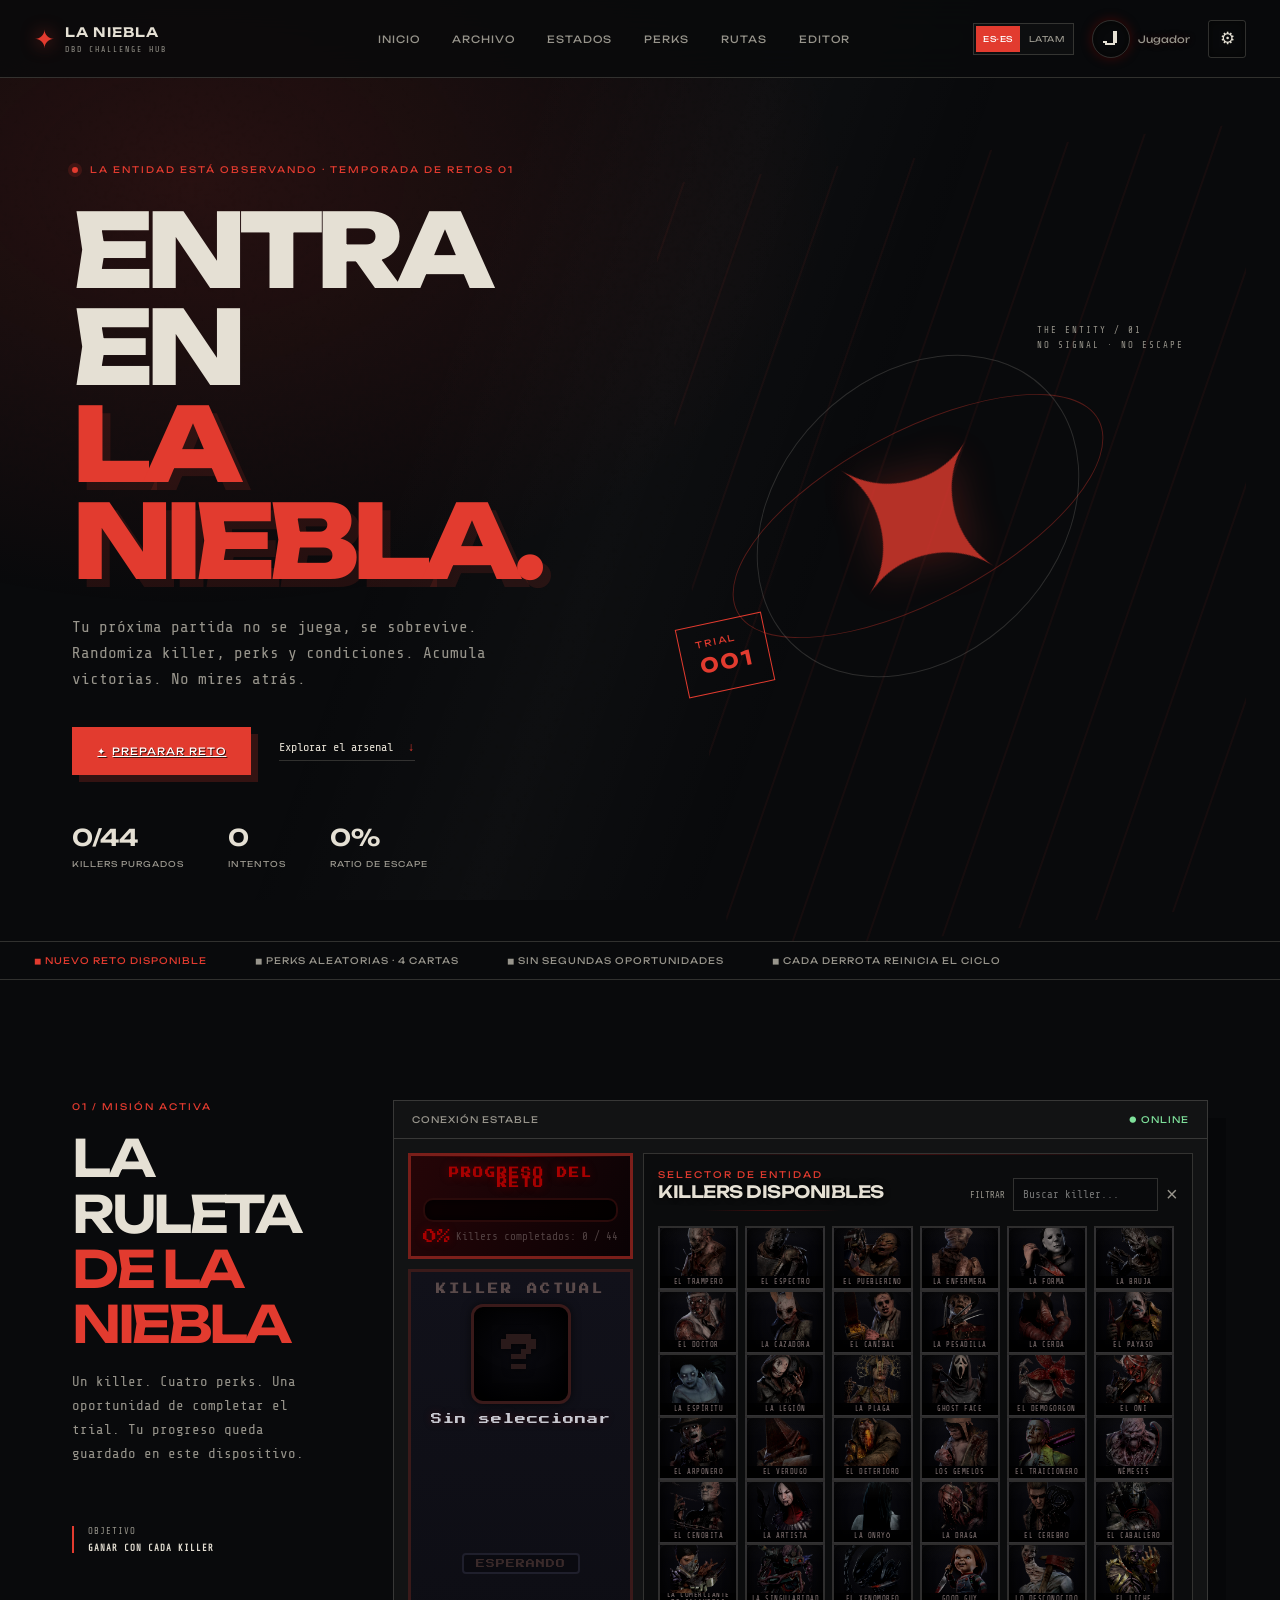
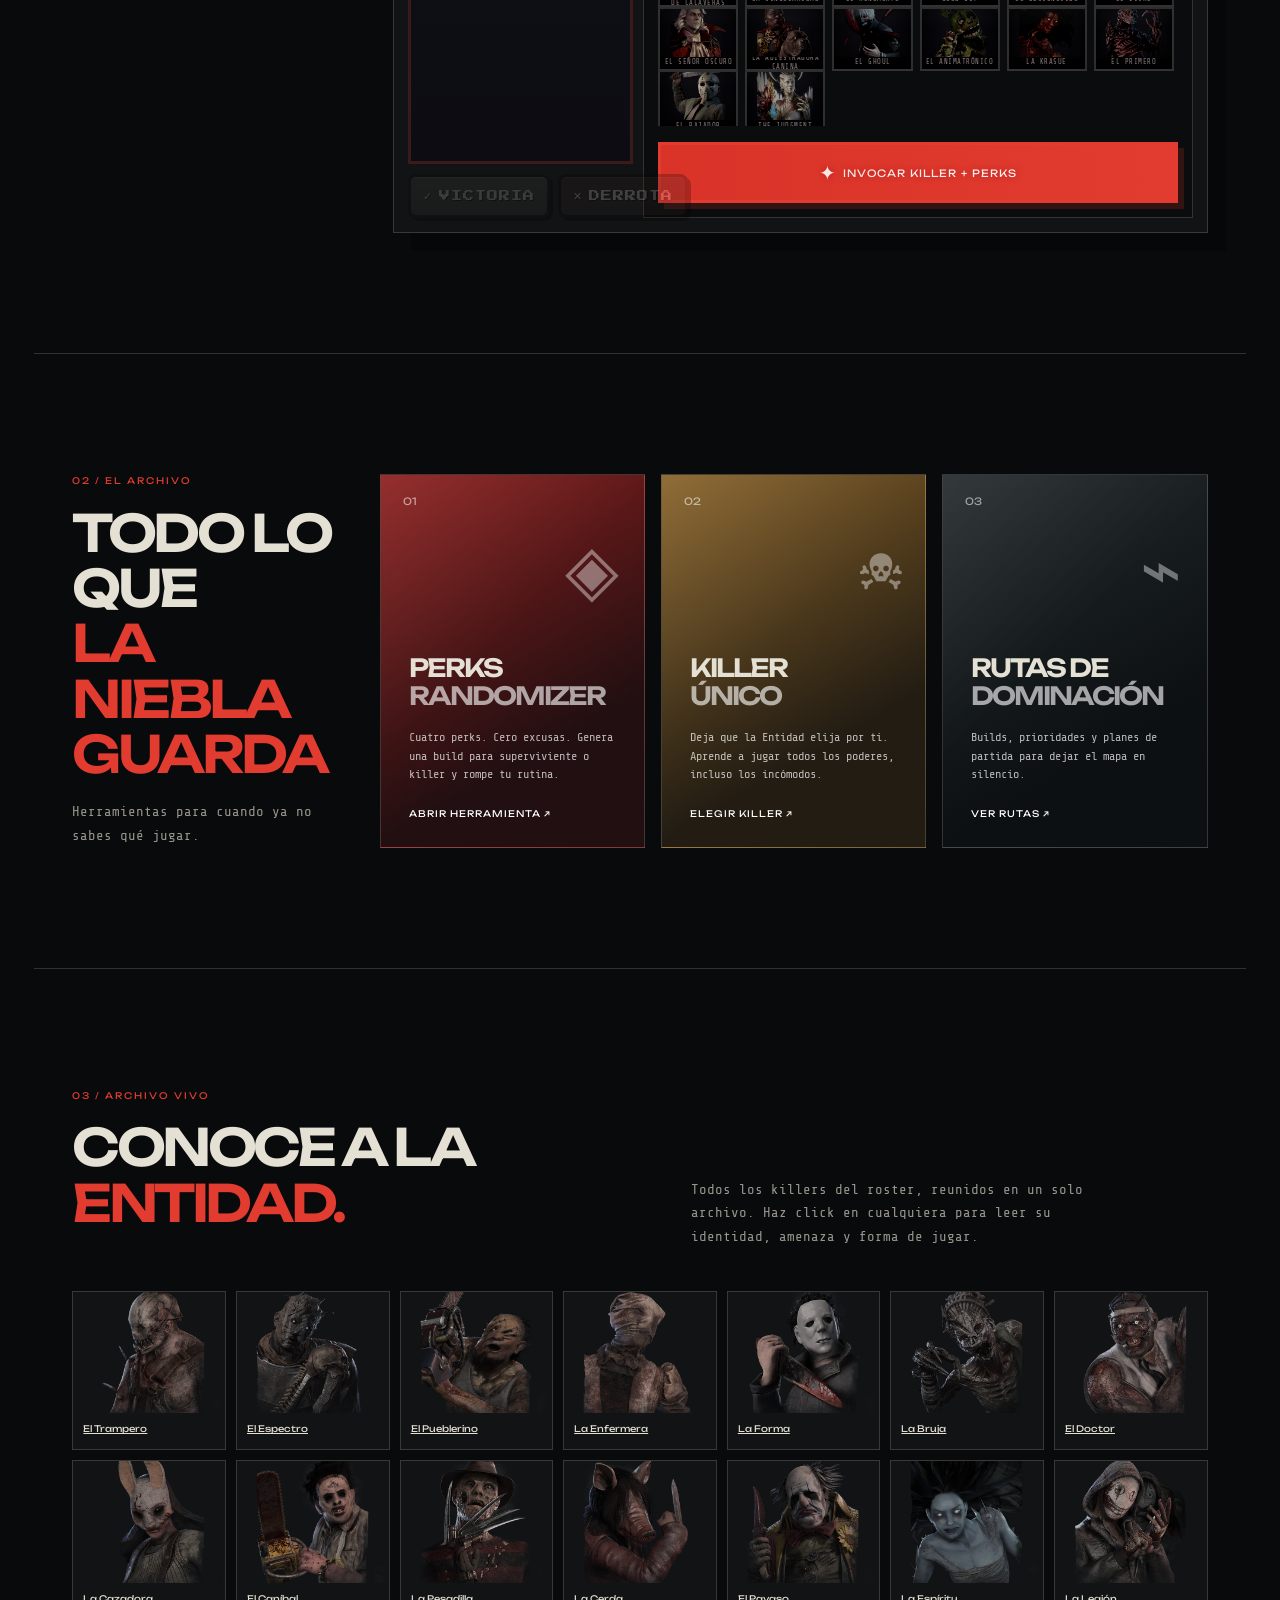
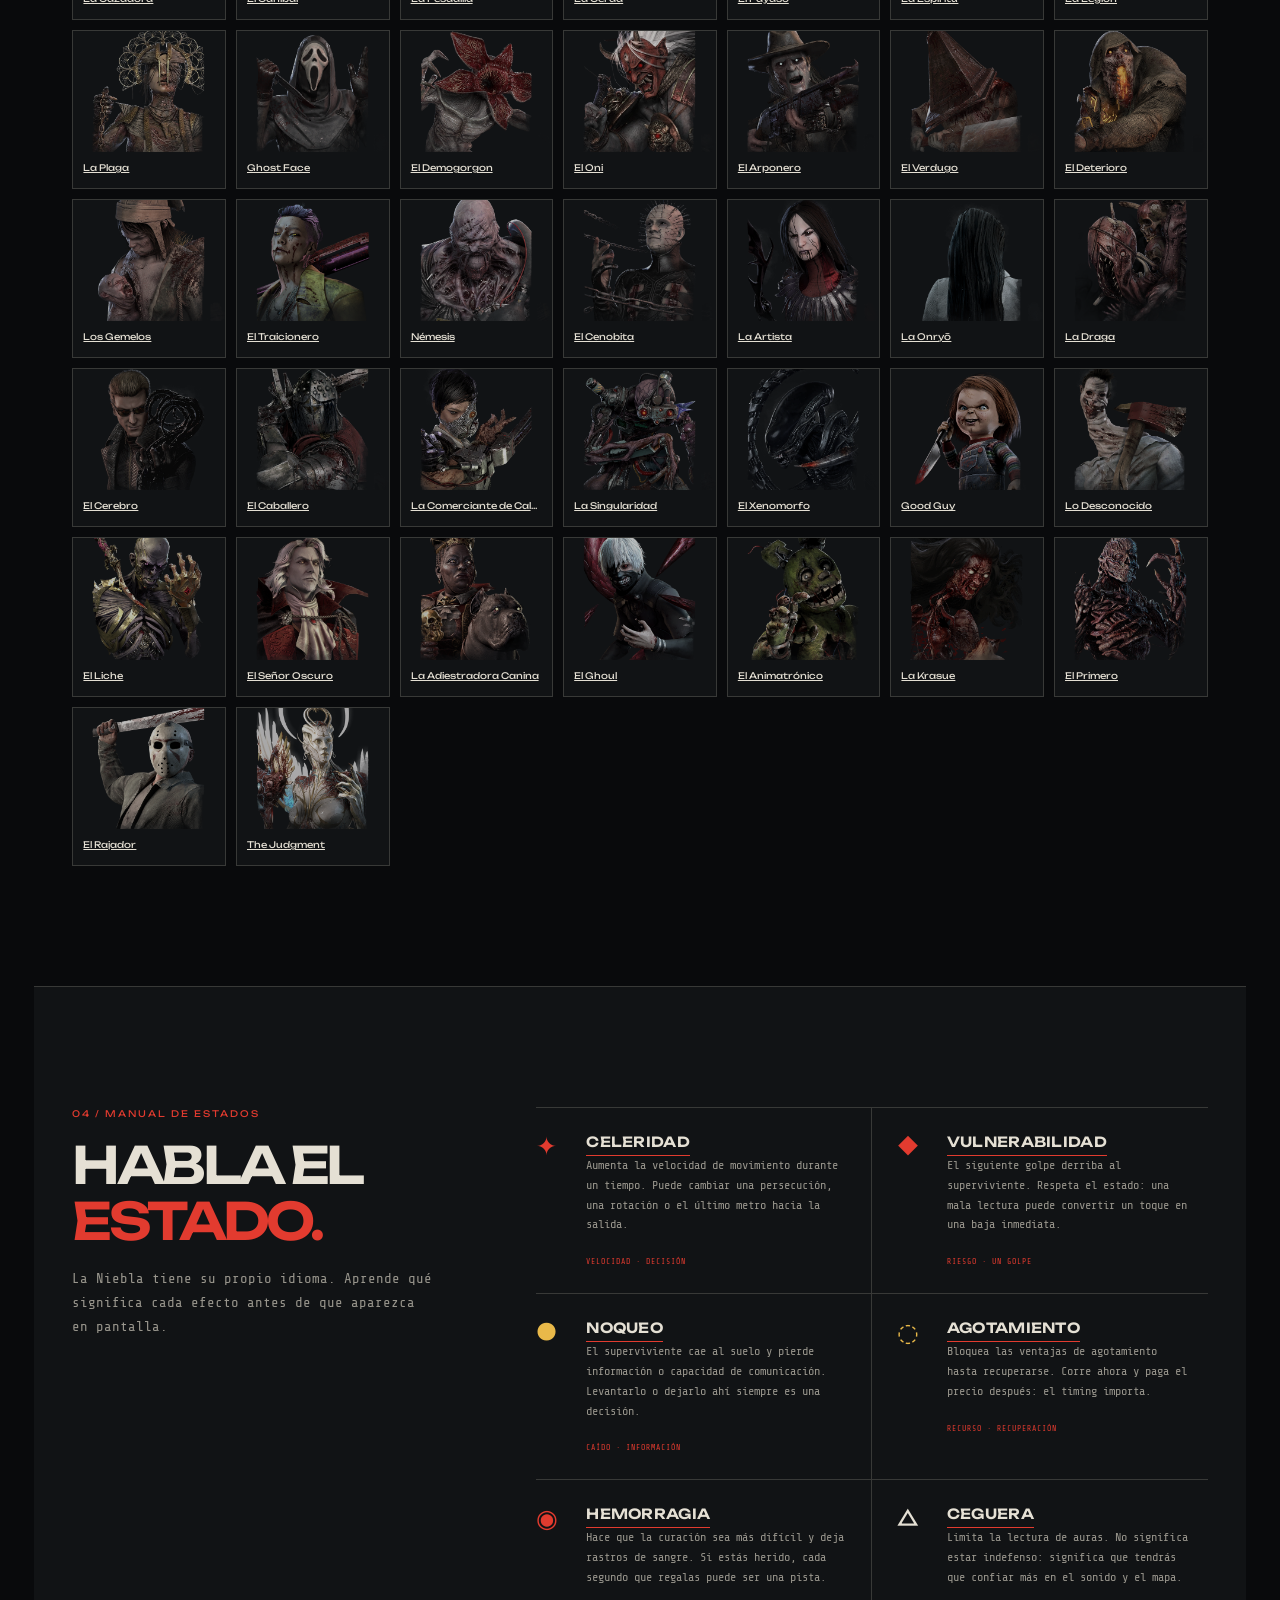
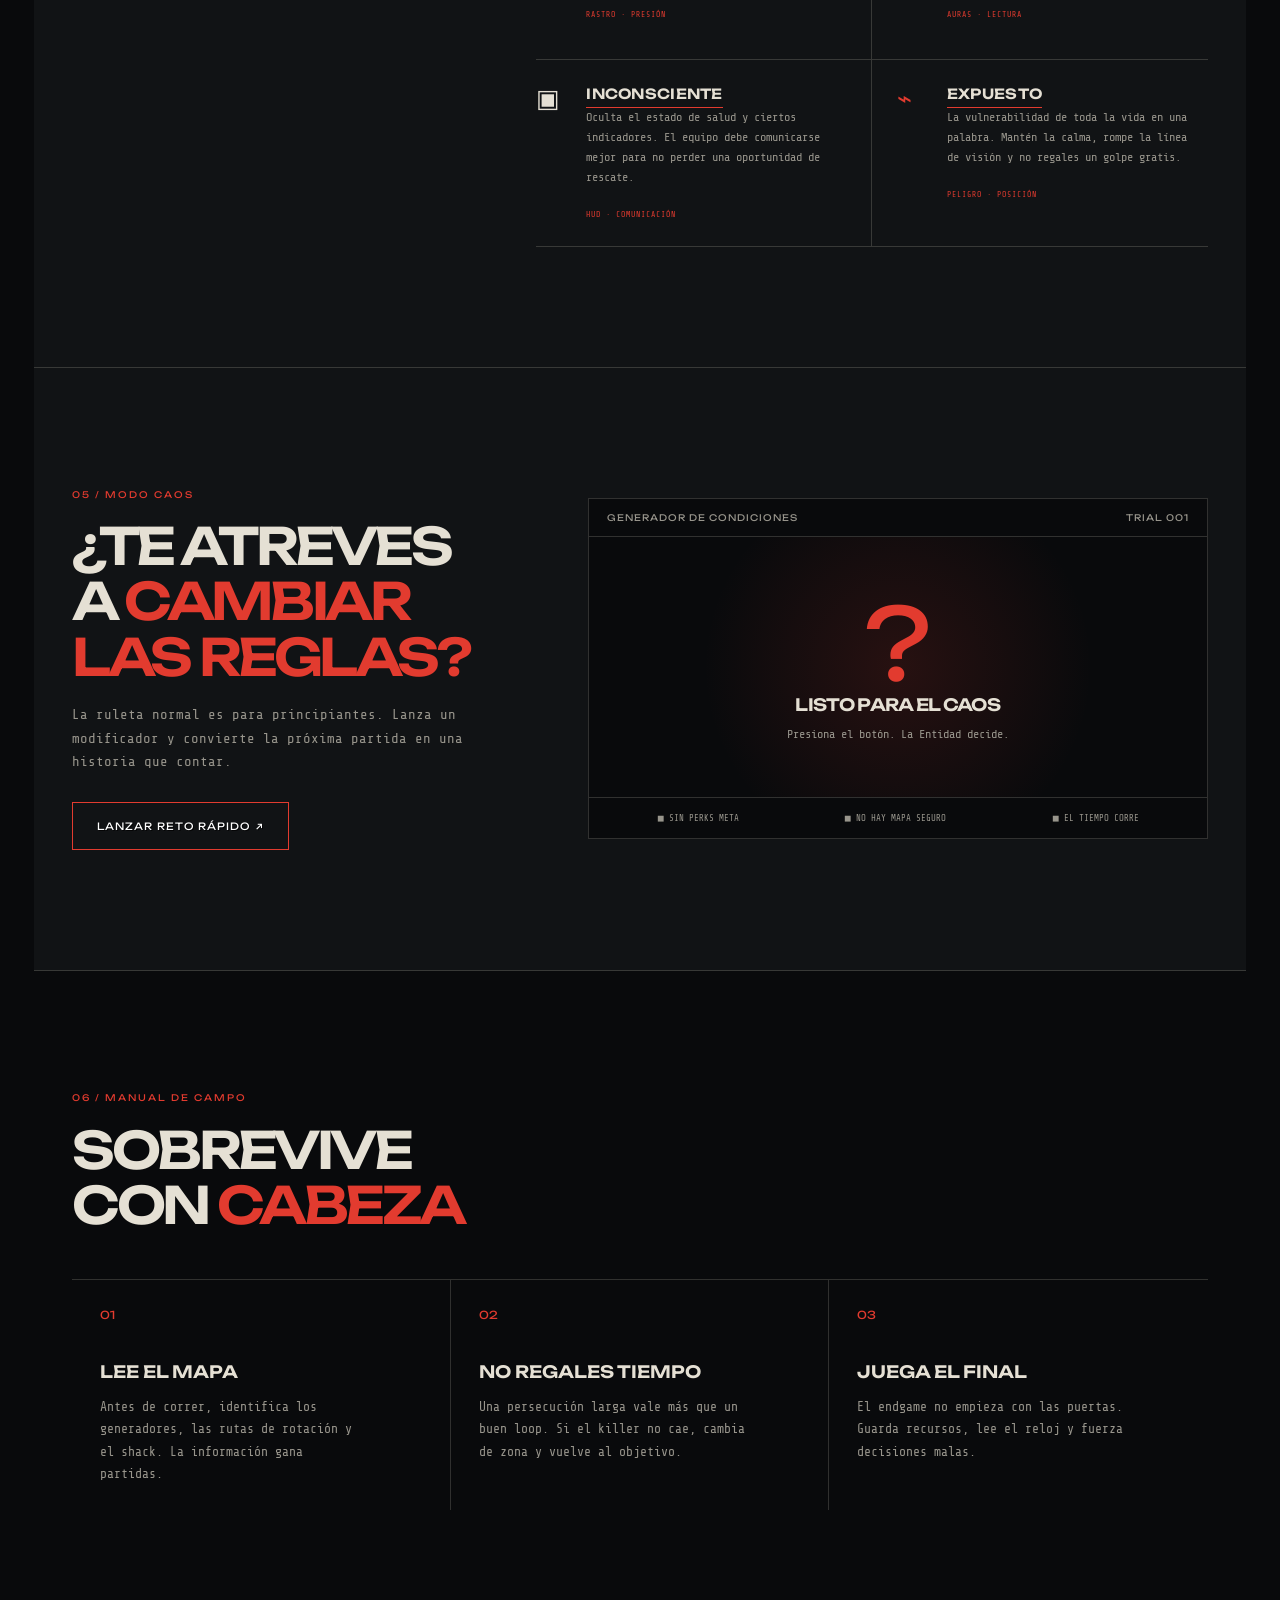
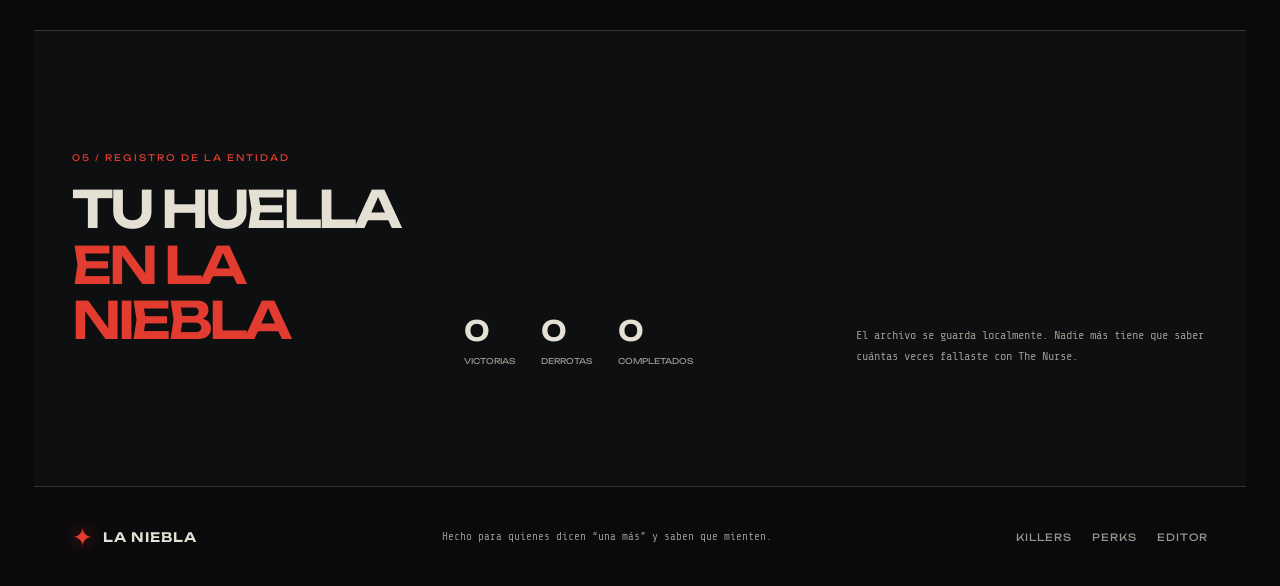
<file: index.html>
<!DOCTYPE html>
<html lang="es">
<head>
    <meta charset="UTF-8">
    <meta name="viewport" content="width=device-width, initial-scale=1.0">
    <title>La Niebla | DBD Challenge Hub</title>
    <meta name="description" content="El hub definitivo de Dead by Daylight: randomizador de killers y perks, retos, builds, archivo de killers y rutas para dominar la Niebla.">
    <meta name="robots" content="index, follow">
    <link rel="canonical" href="https://rbvg75.github.io/dbd-page/">
    <meta property="og:title" content="La Niebla | DBD Challenge Hub">
    <meta property="og:description" content="Randomiza tu próxima partida, consulta builds y convierte cada trial en un reto.">
    <meta property="og:type" content="website">
    <link rel="icon" href="data:image/svg+xml,<svg xmlns='http://www.w3.org/2000/svg' viewBox='0 0 100 100'><text y='.9em' font-size='90'>🩸</text></svg>">
    <link rel="stylesheet" href="assets/css/styles.css">
    <link href="https://fonts.googleapis.com/css2?family=Press+Start+2P&family=Share+Tech+Mono&family=Unbounded:wght@400;600;800&display=swap" rel="stylesheet">
</head>
<body>
    <div class="app-container hub-shell">
        <header class="top-bar site-header">
            <a class="brand-lockup" href="#inicio" aria-label="La Niebla, inicio">
                <span class="brand-mark">✦</span>
                <span><strong>LA NIEBLA</strong><small>DBD CHALLENGE HUB</small></span>
            </a>
            <nav class="site-nav" aria-label="Navegación principal"><a href="index.html" aria-current="page">INICIO</a><a href="#archivo-killers">ARCHIVO</a><a href="#efectos">ESTADOS</a><a href="random-perks.html">PERKS</a><a href="killer-routes.html">RUTAS</a><a href="data-editor.html">EDITOR</a></nav>
            <div class="header-actions"><div class="language-switcher" role="group" aria-label="Variante del español"><button type="button" data-language="es-ES">ES-ES</button><button type="button" data-language="es-LATAM">LATAM</button></div><div class="user-section"><button class="user-avatar" id="userAvatar" title="Cambiar nombre" aria-label="Cambiar nombre">?</button><span class="user-name" id="userName">Jugador</span></div><button class="icon-button config-btn" id="configBtn" title="Configuración" aria-label="Abrir configuración">⚙</button></div>
        </header>

        <main id="inicio">
            <section class="hero-section reveal-section" aria-labelledby="hero-title">
                <div class="hero-copy">
                    <p class="eyebrow"><span class="live-dot"></span> LA ENTIDAD ESTÁ OBSERVANDO · TEMPORADA DE RETOS 01</p>
                    <h1 id="hero-title">ENTRA EN<br><em>LA NIEBLA.</em></h1>
                    <p class="hero-lede">Tu próxima partida no se juega, se sobrevive. Randomiza killer, perks y condiciones. Acumula victorias. No mires atrás.</p>
                    <div class="hero-actions">
                        <a class="btn btn-primary" href="#reto-activo"><span>✦</span> PREPARAR RETO</a>
                        <a class="text-link" href="#arsenal">Explorar el arsenal <span>↓</span></a>
                    </div>
                    <div class="hero-signals" aria-label="Estadísticas de la aplicación">
                        <div><strong id="statKillers">0/43</strong><span>KILLERS PURGADOS</span></div>
                        <div><strong id="statAttempts">0</strong><span>INTENTOS</span></div>
                        <div><strong id="heroWinRate">0%</strong><span>RATIO DE ESCAPE</span></div>
                    </div>
                </div>
                <div class="hero-art" aria-hidden="true">
                    <div class="hero-orbit orbit-one"></div><div class="hero-orbit orbit-two"></div>
                    <div class="claw-mark">✦</div><div class="hero-coordinate">THE ENTITY / 01<br>NO SIGNAL · NO ESCAPE</div>
                    <div class="hero-stamp">TRIAL<br><b>001</b></div>
                </div>
            </section>

            <section class="ticker" aria-label="Noticias de la Niebla"><div>◼ NUEVO RETO DISPONIBLE</div><div>◼ PERKS ALEATORIAS · 4 CARTAS</div><div>◼ SIN SEGUNDAS OPORTUNIDADES</div><div>◼ CADA DERROTA REINICIA EL CICLO</div></section>

            <section class="mission-layout reveal-section" id="reto-activo" aria-labelledby="mission-title">
                <div class="mission-intro"><p class="eyebrow">01 / MISIÓN ACTIVA</p><h2 id="mission-title">LA RULETA<br><span>DE LA NIEBLA</span></h2><p>Un killer. Cuatro perks. Una oportunidad de completar el trial. Tu progreso queda guardado en este dispositivo.</p><div class="mission-meta"><span>OBJETIVO</span><b>GANAR CON CADA KILLER</b></div></div>
                <div class="mission-console">
                    <div class="console-top"><span>CONEXIÓN ESTABLE</span><span class="console-status">● ONLINE</span></div>
                    <div class="main-content">
                        <aside class="left-panel">
                            <div class="panel panel-progress"><h3 class="panel-title">PROGRESO DEL RETO</h3><div class="progress-bar-container"><div class="progress-bar-fill" id="progressFill" style="width:0%"></div></div><div class="progress-info"><span class="progress-percent" id="progressPercent">0%</span><span class="progress-detail" id="progressDetail">Killers completados: 0 / 43</span></div></div>
                            <div class="panel panel-current" id="currentKillerPanel"><h3 class="panel-title">KILLER ACTUAL</h3><div class="current-killer-portrait" id="currentKillerPortrait"><span class="killer-placeholder-icon">?</span></div><p class="current-killer-name" id="currentKillerName">Sin seleccionar</p><div class="current-perks" id="currentPerks"></div><div class="current-status" id="currentStatus"><span class="status-badge status-waiting">ESPERANDO</span></div></div>
                            <div class="action-buttons"><button class="btn btn-win" id="btnWin" disabled><span>✓</span> VICTORIA</button><button class="btn btn-lose" id="btnLose" disabled><span>✕</span> DERROTA</button></div>
                        </aside>
                        <section class="center-panel"><div class="console-heading"><div><p class="eyebrow">SELECTOR DE ENTIDAD</p><h2 class="section-title">KILLERS DISPONIBLES</h2></div><div class="console-filter"><label for="killerSearch">FILTRAR</label><input id="killerSearch" type="search" placeholder="Buscar killer..." autocomplete="off"><button id="clearFilter" type="button" aria-label="Limpiar búsqueda">×</button></div></div><div class="killer-grid" id="killerGrid"></div><button class="btn btn-randomize console-randomize" id="btnRandomize"><span class="randomize-icon">✦</span> INVOCAR KILLER + PERKS</button></section>
                    </div>
                </div>
            </section>

            <section class="feature-grid reveal-section" id="arsenal" aria-labelledby="arsenal-title">
                <div class="section-intro"><p class="eyebrow">02 / EL ARCHIVO</p><h2 id="arsenal-title">TODO LO QUE<br><span>LA NIEBLA GUARDA</span></h2><p>Herramientas para cuando ya no sabes qué jugar.</p></div>
                <a class="feature-card feature-card-red" href="random-perks.html"><span class="feature-number">01</span><span class="feature-icon">◈</span><h3>PERKS<br><em>RANDOMIZER</em></h3><p>Cuatro perks. Cero excusas. Genera una build para superviviente o killer y rompe tu rutina.</p><span class="card-arrow">ABRIR HERRAMIENTA ↗</span></a>
                <a class="feature-card feature-card-ochre" href="unique-killer.html"><span class="feature-number">02</span><span class="feature-icon">☠</span><h3>KILLER<br><em>ÚNICO</em></h3><p>Deja que la Entidad elija por ti. Aprende a jugar todos los poderes, incluso los incómodos.</p><span class="card-arrow">ELEGIR KILLER ↗</span></a>
                <a class="feature-card feature-card-ink" href="killer-routes.html"><span class="feature-number">03</span><span class="feature-icon">⌁</span><h3>RUTAS DE<br><em>DOMINACIÓN</em></h3><p>Builds, prioridades y planes de partida para dejar el mapa en silencio.</p><span class="card-arrow">VER RUTAS ↗</span></a>
            </section>

            <section class="archive-section reveal-section" id="archivo-killers" aria-labelledby="archive-title">
                <div class="archive-heading"><div><p class="eyebrow">03 / ARCHIVO VIVO</p><h2 id="archive-title">CONOCE A LA<br><span>ENTIDAD.</span></h2></div><p>Todos los killers del roster, reunidos en un solo archivo. Haz click en cualquiera para leer su identidad, amenaza y forma de jugar.</p></div>
                <div class="archive-killer-grid" id="killerArchiveGrid"></div>
            </section>

            <section class="effects-section reveal-section" id="efectos" aria-labelledby="effects-title">
                <div class="effects-intro"><p class="eyebrow">04 / MANUAL DE ESTADOS</p><h2 id="effects-title">HABLA EL<br><span>ESTADO.</span></h2><p>La Niebla tiene su propio idioma. Aprende qué significa cada efecto antes de que aparezca en pantalla.</p></div>
                <div class="effects-grid">
                    <article><span class="effect-icon effect-red">✦</span><div><button class="status-term" data-status="celeridad" type="button">CELERIDAD</button><p>Aumenta la velocidad de movimiento durante un tiempo. Puede cambiar una persecución, una rotación o el último metro hacia la salida.</p><small>VELOCIDAD · DECISIÓN</small></div></article>
                    <article><span class="effect-icon effect-red">◆</span><div><button class="status-term" data-status="vulnerabilidad" type="button">VULNERABILIDAD</button><p>El siguiente golpe derriba al superviviente. Respeta el estado: una mala lectura puede convertir un toque en una baja inmediata.</p><small>RIESGO · UN GOLPE</small></div></article>
                    <article><span class="effect-icon effect-yellow">●</span><div><button class="status-term" data-status="noqueo" type="button">NOQUEO</button><p>El superviviente cae al suelo y pierde información o capacidad de comunicación. Levantarlo o dejarlo ahí siempre es una decisión.</p><small>CAÍDO · INFORMACIÓN</small></div></article>
                    <article><span class="effect-icon effect-yellow">◌</span><div><button class="status-term" data-status="agotamiento" type="button">AGOTAMIENTO</button><p>Bloquea las ventajas de agotamiento hasta recuperarse. Corre ahora y paga el precio después: el timing importa.</p><small>RECURSO · RECUPERACIÓN</small></div></article>
                    <article><span class="effect-icon effect-red">◉</span><div><button class="status-term" data-status="hemorragia" type="button">HEMORRAGIA</button><p>Hace que la curación sea más difícil y deja rastros de sangre. Si estás herido, cada segundo que regalas puede ser una pista.</p><small>RASTRO · PRESIÓN</small></div></article>
                    <article><span class="effect-icon effect-paper">△</span><div><button class="status-term" data-status="ceguera" type="button">CEGUERA</button><p>Limita la lectura de auras. No significa estar indefenso: significa que tendrás que confiar más en el sonido y el mapa.</p><small>AURAS · LECTURA</small></div></article>
                    <article><span class="effect-icon effect-paper">▣</span><div><button class="status-term" data-status="inconsciente" type="button">INCONSCIENTE</button><p>Oculta el estado de salud y ciertos indicadores. El equipo debe comunicarse mejor para no perder una oportunidad de rescate.</p><small>HUD · COMUNICACIÓN</small></div></article>
                    <article><span class="effect-icon effect-red">⌁</span><div><button class="status-term" data-status="expuesto" type="button">EXPUESTO</button><p>La vulnerabilidad de toda la vida en una palabra. Mantén la calma, rompe la línea de visión y no regales un golpe gratis.</p><small>PELIGRO · POSICIÓN</small></div></article>
                </div>
            </section>

            <section class="challenge-section reveal-section" id="retos" aria-labelledby="challenge-title">
                <div class="challenge-copy"><p class="eyebrow">05 / MODO CAOS</p><h2 id="challenge-title">¿TE ATREVES<br>A <span>CAMBIAR LAS REGLAS?</span></h2><p>La ruleta normal es para principiantes. Lanza un modificador y convierte la próxima partida en una historia que contar.</p><button class="btn btn-outline" id="quickChallenge">LANZAR RETO RÁPIDO <span>↗</span></button></div>
                <div class="challenge-board"><div class="board-header"><span>GENERADOR DE CONDICIONES</span><span id="challengeCounter">TRIAL 001</span></div><div class="challenge-result" id="challengeResult"><span class="result-mark">?</span><strong>LISTO PARA EL CAOS</strong><small>Presiona el botón. La Entidad decide.</small></div><div class="condition-list"><span>◼ SIN PERKS META</span><span>◼ NO HAY MAPA SEGURO</span><span>◼ EL TIEMPO CORRE</span></div></div>
            </section>

            <section class="guide-section reveal-section" id="guia" aria-labelledby="guide-title"><div class="guide-heading"><p class="eyebrow">06 / MANUAL DE CAMPO</p><h2 id="guide-title">SOBREVIVE<br>CON <span>CABEZA</span></h2></div><div class="guide-grid"><article><span>01</span><h3>LEE EL MAPA</h3><p>Antes de correr, identifica los generadores, las rutas de rotación y el shack. La información gana partidas.</p></article><article><span>02</span><h3>NO REGALES TIEMPO</h3><p>Una persecución larga vale más que un buen loop. Si el killer no cae, cambia de zona y vuelve al objetivo.</p></article><article><span>03</span><h3>JUEGA EL FINAL</h3><p>El endgame no empieza con las puertas. Guarda recursos, lee el reloj y fuerza decisiones malas.</p></article></div></section>

            <section class="history-section reveal-section" id="historial" aria-labelledby="history-title"><div><p class="eyebrow">05 / REGISTRO DE LA ENTIDAD</p><h2 id="history-title">TU HUELLA<br><span>EN LA NIEBLA</span></h2></div><div class="history-stats"><div><strong id="historyWins">0</strong><span>VICTORIAS</span></div><div><strong id="historyLosses">0</strong><span>DERROTAS</span></div><div><strong id="historyCompleted">0</strong><span>COMPLETADOS</span></div></div><p class="history-note">El archivo se guarda localmente. Nadie más tiene que saber cuántas veces fallaste con The Nurse.</p></section>
        </main>
        <footer class="site-footer"><div><span class="brand-mark">✦</span><strong>LA NIEBLA</strong></div><p>Hecho para quienes dicen “una más” y saben que mienten.</p><div class="footer-links"><a href="#archivo-killers">KILLERS</a><a href="random-perks.html">PERKS</a><a href="data-editor.html">EDITOR</a></div></footer>
    </div>

    <div class="modal-overlay" id="settingsModal"><div class="modal"><h2 class="modal-title">⚙ CONFIGURACIÓN</h2><div class="modal-content"><div class="setting-row"><label>Sonidos</label><button class="toggle-btn" id="toggleSound">ON</button></div><div class="setting-row"><label for="playerNameInput">Nombre de jugador</label><input type="text" id="playerNameInput" class="modal-input" maxlength="16" placeholder="Tu nombre..."></div><div class="setting-row danger-zone"><label>Reiniciar todo el reto</label><button class="btn btn-danger" id="btnResetAll">REINICIAR</button></div></div><button class="btn btn-close" id="closeSettings">CERRAR</button></div></div>
    <div class="modal-overlay" id="perkRevealModal"><div class="modal modal-perks"><h2 class="modal-title" id="perkRevealTitle">BUSCANDO RANDOM PERKS...</h2><div class="perk-reveal-container" id="perkRevealContainer"></div><button class="btn btn-close" id="closePerkReveal" style="display:none">CONTINUAR</button></div></div>
    <div class="modal-overlay" id="resetConfirmModal"><div class="modal"><h2 class="modal-title">⚠ CONFIRMAR</h2><p class="modal-text">¿Estás seguro de reiniciar todo el reto? Se perderá todo el progreso.</p><div class="modal-buttons"><button class="btn btn-danger" id="btnConfirmReset">SÍ, REINICIAR</button><button class="btn btn-close" id="btnCancelReset">CANCELAR</button></div></div></div>
    <div class="tooltip" id="tooltip"></div><div class="toast-container" id="toastContainer"></div>
    <script src="assets/js/app.js"></script>
    <script src="assets/js/i18n.js"></script>
    <script src="assets/js/killer-lore.js"></script>
    <script src="assets/js/status-lore.js"></script>
</body>
</html>
</file>
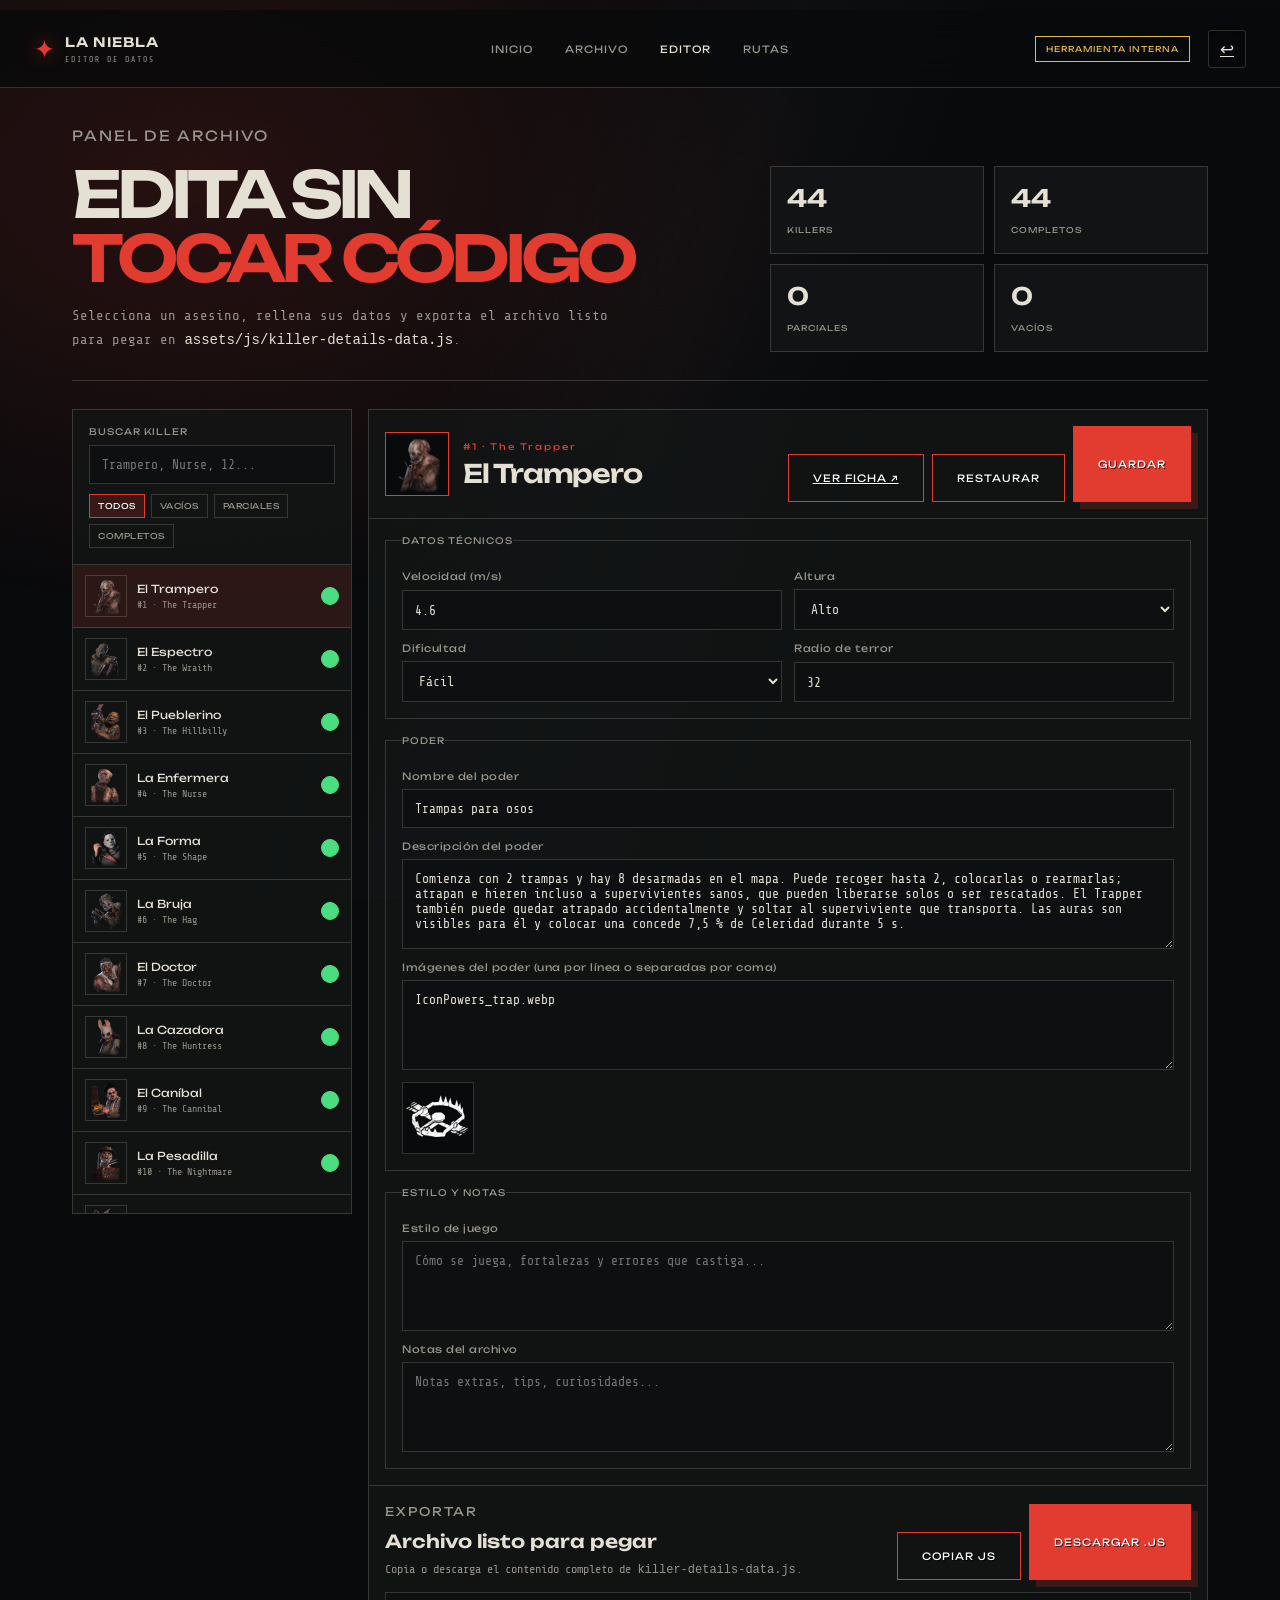
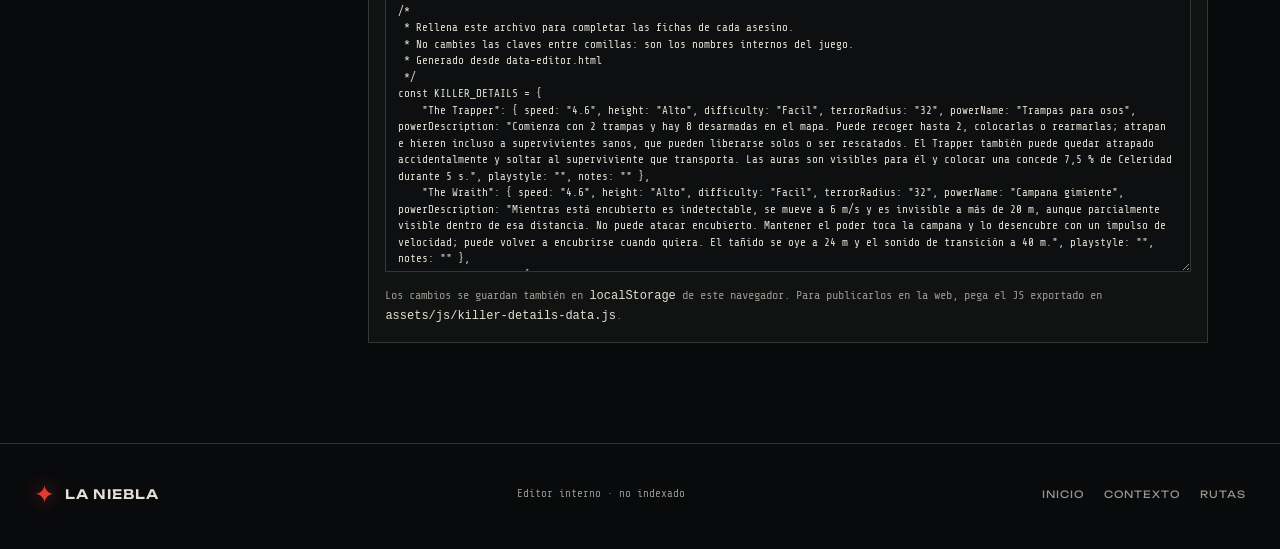
<file: data-editor.html>
<!DOCTYPE html>
<html lang="es">
<head>
    <meta charset="UTF-8">
    <meta name="viewport" content="width=device-width, initial-scale=1.0">
    <title>Editor de Datos | La Niebla</title>
    <meta name="robots" content="noindex, nofollow">
    <link rel="stylesheet" href="assets/css/styles.css">
    <link rel="stylesheet" href="assets/css/hub-tools.css">
    <link rel="stylesheet" href="assets/css/data-editor.css">
    <link href="https://fonts.googleapis.com/css2?family=Share+Tech+Mono&family=Unbounded:wght@400;600;800&display=swap" rel="stylesheet">
</head>
<body>
    <div class="app-container subpage-shell editor-shell">
        <header class="top-bar site-header">
            <a class="brand-lockup" href="index.html"><span class="brand-mark">✦</span><span><strong>LA NIEBLA</strong><small>EDITOR DE DATOS</small></span></a>
            <nav class="site-nav" aria-label="Navegación principal">
                <a href="index.html">INICIO</a>
                <a href="index.html#archivo-killers">ARCHIVO</a>
                <a href="data-editor.html" aria-current="page">EDITOR</a>
                <a href="killer-routes.html">RUTAS</a>
            </nav>
            <div class="header-actions">
                <span class="editor-badge">HERRAMIENTA INTERNA</span>
                <a class="icon-button config-btn" href="index.html" title="Volver al hub" aria-label="Volver al hub">↩</a>
            </div>
        </header>

        <main class="editor-main subpage-main">
            <section class="editor-hero">
                <div>
                    <p class="eyebrow">PANEL DE ARCHIVO</p>
                    <h1>EDITA SIN<br><span>TOCAR CÓDIGO</span></h1>
                    <p>Selecciona un asesino, rellena sus datos y exporta el archivo listo para pegar en <code>assets/js/killer-details-data.js</code>.</p>
                </div>
                <div class="editor-stats">
                    <div><strong id="editorTotal">0</strong><span>KILLERS</span></div>
                    <div><strong id="editorComplete">0</strong><span>COMPLETOS</span></div>
                    <div><strong id="editorPartial">0</strong><span>PARCIALES</span></div>
                    <div><strong id="editorEmpty">0</strong><span>VACÍOS</span></div>
                </div>
            </section>

            <section class="editor-layout">
                <aside class="editor-sidebar">
                    <div class="editor-sidebar-head">
                        <label for="editorSearch">BUSCAR KILLER</label>
                        <input id="editorSearch" type="search" placeholder="Trampero, Nurse, 12..." autocomplete="off">
                        <div class="editor-filter-row">
                            <button type="button" class="editor-chip active" data-filter="all">TODOS</button>
                            <button type="button" class="editor-chip" data-filter="empty">VACÍOS</button>
                            <button type="button" class="editor-chip" data-filter="partial">PARCIALES</button>
                            <button type="button" class="editor-chip" data-filter="complete">COMPLETOS</button>
                        </div>
                    </div>
                    <div class="editor-killer-list" id="editorKillerList"></div>
                </aside>

                <section class="editor-workspace">
                    <div class="editor-toolbar">
                        <div class="editor-selected">
                            <img id="editorPortrait" src="" alt="">
                            <div>
                                <p class="eyebrow" id="editorInternalName">—</p>
                                <h2 id="editorDisplayName">Selecciona un killer</h2>
                            </div>
                        </div>
                        <div class="editor-actions">
                            <a class="btn btn-outline" id="editorPreview" href="#" target="_blank" rel="noopener">VER FICHA ↗</a>
                            <button class="btn btn-outline" type="button" id="editorResetCurrent">RESTAURAR</button>
                            <button class="btn btn-primary" type="button" id="editorSaveCurrent">GUARDAR</button>
                        </div>
                    </div>

                    <form class="editor-form" id="editorForm">
                        <fieldset>
                            <legend>DATOS TÉCNICOS</legend>
                            <div class="editor-grid">
                                <label>Velocidad (m/s)<input name="speed" type="text" placeholder="4.6" inputmode="decimal"></label>
                                <label>Altura
                                    <select name="height">
                                        <option value="">—</option>
                                        <option value="Bajo">Bajo</option>
                                        <option value="Media">Media</option>
                                        <option value="Alto">Alto</option>
                                    </select>
                                </label>
                                <label>Dificultad
                                    <select name="difficulty">
                                        <option value="">—</option>
                                        <option value="Facil">Fácil</option>
                                        <option value="Medio">Medio</option>
                                        <option value="Dificil">Difícil</option>
                                        <option value="Extremo">Extremo</option>
                                    </select>
                                </label>
                                <label>Radio de terror<input name="terrorRadius" type="text" placeholder="32" inputmode="numeric"></label>
                            </div>
                        </fieldset>

                        <fieldset>
                            <legend>PODER</legend>
                            <div class="editor-grid editor-grid-wide">
                                <label class="full">Nombre del poder<input name="powerName" type="text" placeholder="Trampas para osos"></label>
                                <label class="full">Descripción del poder<textarea name="powerDescription" rows="4" placeholder="Describe el poder, mecánicas y usos clave..."></textarea></label>
                                <label class="full">Imágenes del poder (una por línea o separadas por coma)<textarea name="powerImages" rows="3" placeholder="IconPowers_trap.webp"></textarea></label>
                            </div>
                            <div class="editor-image-preview" id="editorImagePreview"></div>
                        </fieldset>

                        <fieldset>
                            <legend>ESTILO Y NOTAS</legend>
                            <div class="editor-grid editor-grid-wide">
                                <label class="full">Estilo de juego<textarea name="playstyle" rows="4" placeholder="Cómo se juega, fortalezas y errores que castiga..."></textarea></label>
                                <label class="full">Notas del archivo<textarea name="notes" rows="3" placeholder="Notas extras, tips, curiosidades..."></textarea></label>
                            </div>
                        </fieldset>
                    </form>

                    <section class="editor-export">
                        <div class="editor-export-head">
                            <div>
                                <p class="eyebrow">EXPORTAR</p>
                                <h3>Archivo listo para pegar</h3>
                                <p>Copia o descarga el contenido completo de <code>killer-details-data.js</code>.</p>
                            </div>
                            <div class="editor-actions">
                                <button class="btn btn-outline" type="button" id="editorCopy">COPIAR JS</button>
                                <button class="btn btn-primary" type="button" id="editorDownload">DESCARGAR .JS</button>
                            </div>
                        </div>
                        <textarea id="editorExport" class="editor-export-box" readonly spellcheck="false"></textarea>
                        <p class="editor-hint">Los cambios se guardan también en <code>localStorage</code> de este navegador. Para publicarlos en la web, pega el JS exportado en <code>assets/js/killer-details-data.js</code>.</p>
                    </section>
                </section>
            </section>
        </main>

        <footer class="site-footer">
            <div><span class="brand-mark">✦</span><strong>LA NIEBLA</strong></div>
            <p>Editor interno · no indexado</p>
            <div class="footer-links"><a href="index.html">INICIO</a><a href="PROJECT_CONTEXT.md">CONTEXTO</a><a href="killer-routes.html">RUTAS</a></div>
        </footer>
    </div>

    <div class="toast-container" id="toastContainer"></div>

    <script src="assets/js/app.js"></script>
    <script src="assets/js/i18n.js"></script>
    <script src="assets/js/killer-details-data.js"></script>
    <script src="assets/js/data-editor.js"></script>
</body>
</html>
</file>
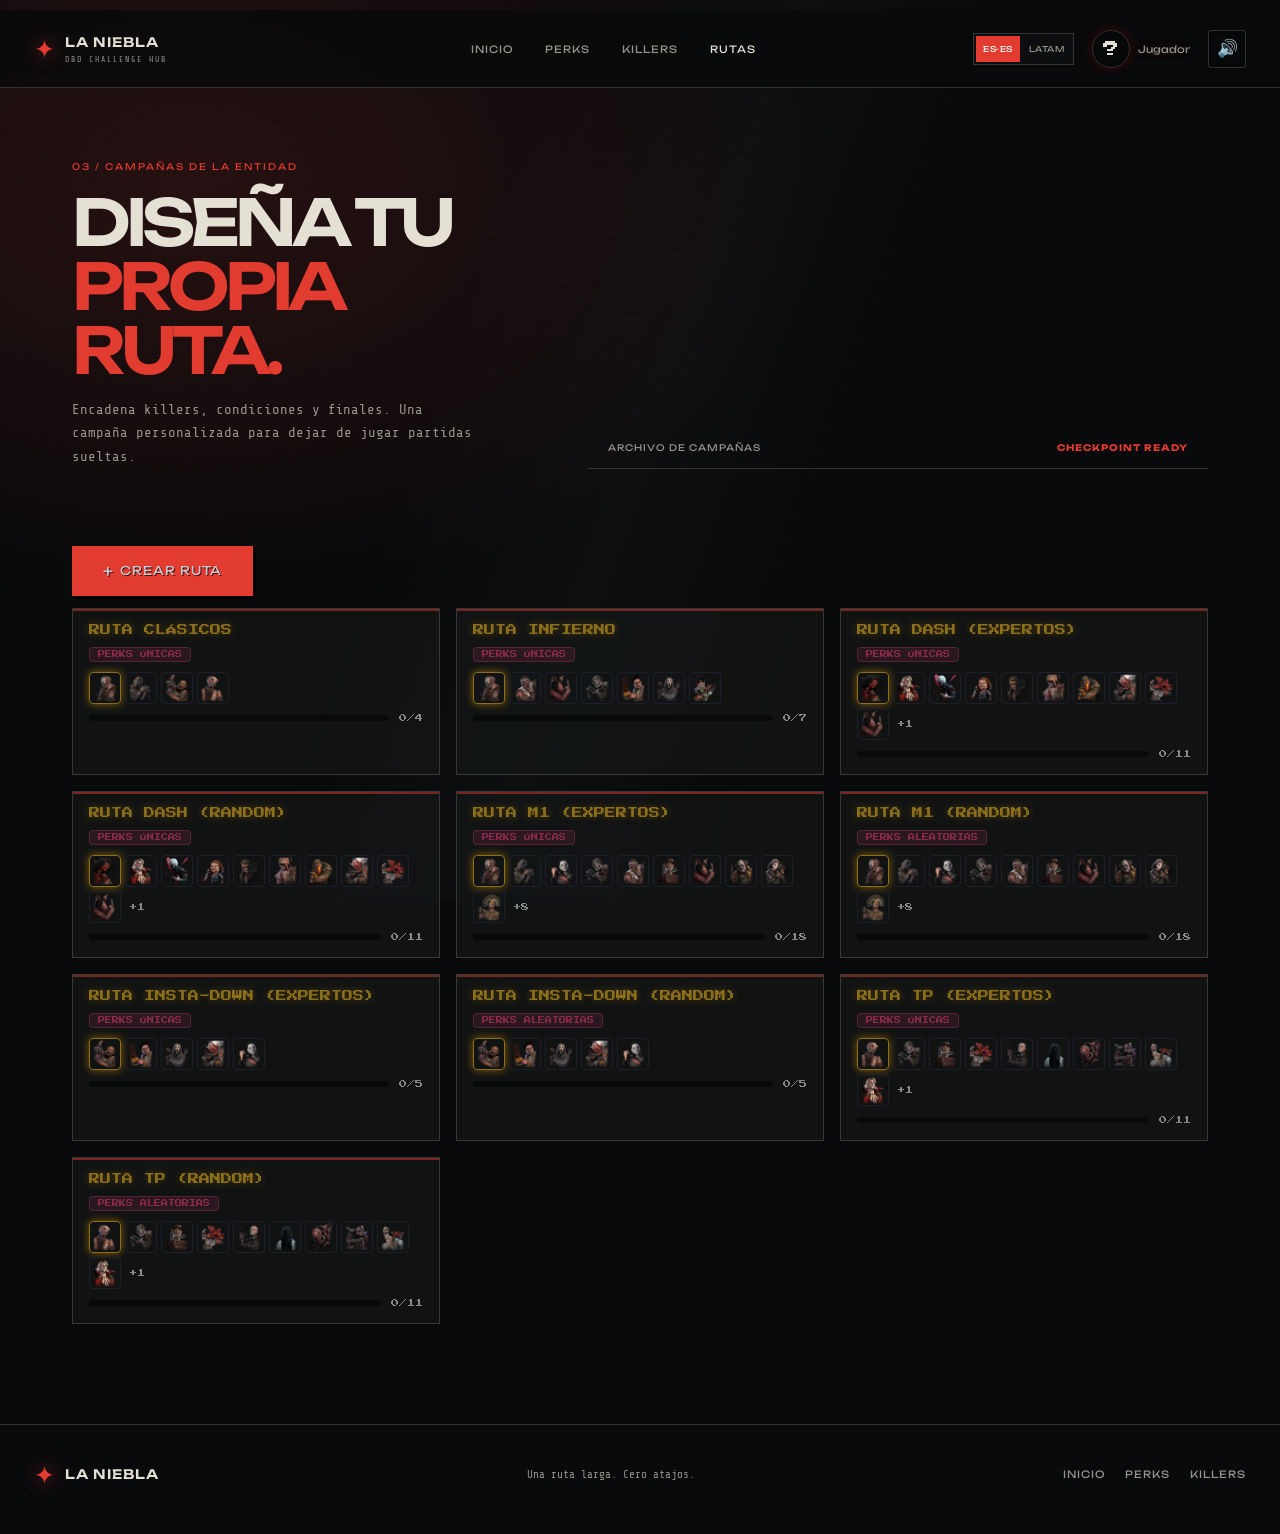
<file: killer-routes.html>
<!DOCTYPE html>
<html lang="es">
<head>
    <meta charset="UTF-8">
    <meta name="viewport" content="width=device-width, initial-scale=1.0">
    <title>DBD Killer Routes | Dead by Daylight Roulette Challenge</title>
    <meta name="description" content="Crea rutas personalizadas de killers en Dead by Daylight. Desafia tu suerte con perks aleatorias, perks unicas y todo aleatorio. DBD roulette para partidas extremas.">
    <meta name="robots" content="index, follow, max-snippet:160, max-image-preview:large">
    <link rel="canonical" href="https://rbvg75.github.io/dbd-page/killer-routes.html">
    <meta property="og:title" content="DBD Killer Routes | Dead by Daylight Roulette Challenge">
    <meta property="og:description" content="Crea rutas personalizadas de killers para Dead by Daylight. Perks aleatorias, perks unicas y todo aleatorio en un solo desafio.">
    <meta property="og:type" content="website">
    <meta property="og:url" content="https://rbvg75.github.io/dbd-page/killer-routes.html">
    <meta property="og:locale" content="es_ES">
    <meta name="twitter:card" content="summary_large_image">
    <meta name="twitter:title" content="DBD Killer Routes | Dead by Daylight Roulette Challenge">
    <meta name="twitter:description" content="Rutas de killers con perks aleatorias para Dead by Daylight. DBD roulette challenge.">
    <link rel="icon" href="data:image/svg+xml,<svg xmlns='http://www.w3.org/2000/svg' viewBox='0 0 100 100'><text y='.9em' font-size='90'>🎲</text></svg>">
    <link rel="stylesheet" href="assets/css/styles.css">
    <link href="https://fonts.googleapis.com/css2?family=Press+Start+2P&family=Share+Tech+Mono&family=Unbounded:wght@400;600;800&display=swap" rel="stylesheet">
    <link rel="stylesheet" href="assets/css/killer-routes.css">
    <link rel="stylesheet" href="assets/css/hub-tools.css">
    <script type="application/ld+json">
    {
      "@context": "https://schema.org",
      "@type": "WebApplication",
      "name": "DBD Killer Routes - Dead by Daylight Roulette",
      "url": "https://rbvg75.github.io/dbd-page/killer-routes.html",
      "description": "Crea y juega rutas personalizadas de killers con perks aleatorias en Dead by Daylight.",
      "applicationCategory": "GameApplication",
      "operatingSystem": "Web",
      "inLanguage": "es"
    }
    </script>
</head>
<body>
    <div class="app-container subpage-shell">
        <header class="top-bar site-header">
            <a class="brand-lockup" href="index.html"><span class="brand-mark">✦</span><span><strong>LA NIEBLA</strong><small>DBD CHALLENGE HUB</small></span></a>
            <nav class="site-nav" aria-label="Navegación principal"><a href="index.html">INICIO</a><a href="random-perks.html">PERKS</a><a href="unique-killer.html">KILLERS</a><a href="killer-routes.html" aria-current="page">RUTAS</a></nav>
            <div class="header-actions"><div class="language-switcher" role="group" aria-label="Variante del español"><button type="button" data-language="es-ES">ES-ES</button><button type="button" data-language="es-LATAM">LATAM</button></div><div class="user-section"><button class="user-avatar" id="userAvatar" title="Jugador">?</button><span class="user-name">Jugador</span></div><button class="icon-button config-btn" id="configBtn" title="Configuración" aria-label="Activar o desactivar sonido">⚙</button></div>
        </header>

        <main class="kr-main subpage-main" id="krMain">
            <section class="subpage-hero"><div><p class="eyebrow">03 / CAMPAÑAS DE LA ENTIDAD</p><h1>DISEÑA TU<br><span>PROPIA RUTA.</span></h1><p>Encadena killers, condiciones y finales. Una campaña personalizada para dejar de jugar partidas sueltas.</p></div><div class="subpage-console-head"><span>ARCHIVO DE CAMPAÑAS</span><strong>CHECKPOINT READY</strong></div></section>
            <div class="kr-list-view" id="krListView">
                <div class="kr-header-actions">
                    <button class="btn btn-create-route" id="btnCreateRoute">
                        <span class="btn-icon">+</span>
                        <span>CREAR RUTA</span>
                    </button>
                </div>

                <div class="kr-routes-grid" id="krRoutesGrid">
                    <div class="kr-empty">Aún no hay rutas creadas</div>
                </div>
            </div>

            <div class="kr-create-view" id="krCreateView" style="display:none">
                <div class="kr-create-panel">
                    <h3 class="panel-title">CREAR NUEVA RUTA</h3>
                    <div class="kr-form-group">
                        <label class="kr-label">Nombre de la ruta</label>
                        <input type="text" id="routeNameInput" class="kr-input" placeholder="Ej: Killers Dash" maxlength="30">
                    </div>
                    <div class="kr-form-group">
                        <label class="kr-label">Tipo de desafío</label>
                        <div class="kr-challenge-types" id="challengeTypes">
                            <button class="kr-challenge-btn active" data-type="perks_random">PERKS ALEATORIAS</button>
                            <button class="kr-challenge-btn" data-type="perks_unique">PERKS ÚNICAS</button>
                            <button class="kr-challenge-btn" data-type="all_random">TODO ALEATORIO</button>
                            <button class="kr-challenge-btn" data-type="no_restriction">SIN RESTRICCIÓN</button>
                        </div>
                    </div>
                    <div class="kr-form-group">
                        <label class="kr-label">Selecciona los killers de la ruta</label>
                        <div class="kr-killer-selector" id="killerSelector"></div>
                    </div>
                    <div class="kr-form-group">
                        <label class="kr-label">Orden de la ruta</label>
                        <div class="kr-route-order" id="routeOrder"></div>
                    </div>
                    <div class="kr-create-actions">
                        <button class="btn btn-save-route" id="btnSaveRoute">GUARDAR RUTA</button>
                        <button class="btn btn-close" id="btnCancelCreate">CANCELAR</button>
                    </div>
                </div>
            </div>

            <div class="kr-play-view" id="krPlayView" style="display:none">
                <div class="kr-route-info" id="krRouteInfo">
                    <div class="kr-route-header">
                        <button class="btn btn-back" id="btnBackToList">◀ RUTAS</button>
                        <h2 class="kr-route-title" id="krRouteTitle">—</h2>
                        <div class="kr-route-meta" id="krRouteMeta"></div>
                    </div>
                    <div class="kr-progress-bar-container">
                        <div class="kr-progress-bar-fill" id="krProgressFill" style="width:0%"></div>
                    </div>
                    <div class="kr-progress-info">
                        <span class="kr-progress-text" id="krProgressText">0 / 0</span>
                    </div>
                </div>

                <div class="kr-current-challenge" id="krCurrentChallenge" style="display:none">
                    <div class="kr-challenge-killer" id="krChallengeKiller">
                        <div class="kr-portrait" id="krPortrait">
                            <span class="killer-placeholder-icon">?</span>
                        </div>
                        <p class="kr-killer-name" id="krKillerName">Esperando...</p>
                    </div>

                    <div class="kr-challenge-perks" id="krChallengePerks"></div>

                    <div class="kr-challenge-actions">
                        <button class="btn btn-win" id="btnRouteWin">
                            <span class="btn-icon">✓</span>
                            <span>VICTORIA</span>
                        </button>
                        <button class="btn btn-lose" id="btnRouteLose">
                            <span class="btn-icon">✗</span>
                            <span>DERROTA</span>
                        </button>
                    </div>
                </div>

                <div class="kr-route-paths" id="krRoutePaths"></div>

                <div class="kr-play-actions" id="krPlayActions">
                    <button class="btn btn-start-route" id="btnStartRoute">
                        <span class="randomize-icon">⚔️</span>
                        INICIAR DESAFÍO
                    </button>
                    <button class="btn btn-reset-route" id="btnResetRoute">REINICIAR RUTA</button>
                </div>
            </div>
        </main>
        <footer class="site-footer"><div><span class="brand-mark">✦</span><strong>LA NIEBLA</strong></div><p>Una ruta larga. Cero atajos.</p><div class="footer-links"><a href="index.html">INICIO</a><a href="random-perks.html">PERKS</a><a href="unique-killer.html">KILLERS</a></div></footer>
    </div>

    <div class="modal-overlay" id="resetRouteModal">
        <div class="modal">
            <h2 class="modal-title">⚠ CONFIRMAR</h2>
            <p class="modal-text">¿Reiniciar el progreso de esta ruta? Perderás todo avance.</p>
            <div class="modal-buttons">
                <button class="btn btn-danger" id="btnConfirmResetRoute">SÍ, REINICIAR</button>
                <button class="btn btn-close" id="btnCancelResetRoute">CANCELAR</button>
            </div>
        </div>
    </div>

    <div class="modal-overlay" id="deleteRouteModal">
        <div class="modal">
            <h2 class="modal-title">⚠ ELIMINAR RUTA</h2>
            <p class="modal-text" id="deleteRouteText">¿Estás seguro de eliminar esta ruta?</p>
            <div class="modal-buttons">
                <button class="btn btn-danger" id="btnConfirmDeleteRoute">ELIMINAR</button>
                <button class="btn btn-close" id="btnCancelDeleteRoute">CANCELAR</button>
            </div>
        </div>
    </div>

    <div class="tooltip" id="tooltip"></div>
    <div class="toast-container" id="toastContainer"></div>

    <script src="assets/js/killer-routes.js"></script>
    <script src="assets/js/i18n.js"></script>
    <script src="assets/js/killer-lore.js"></script>
    <script src="assets/js/status-lore.js"></script>
</body>
</html>
</file>
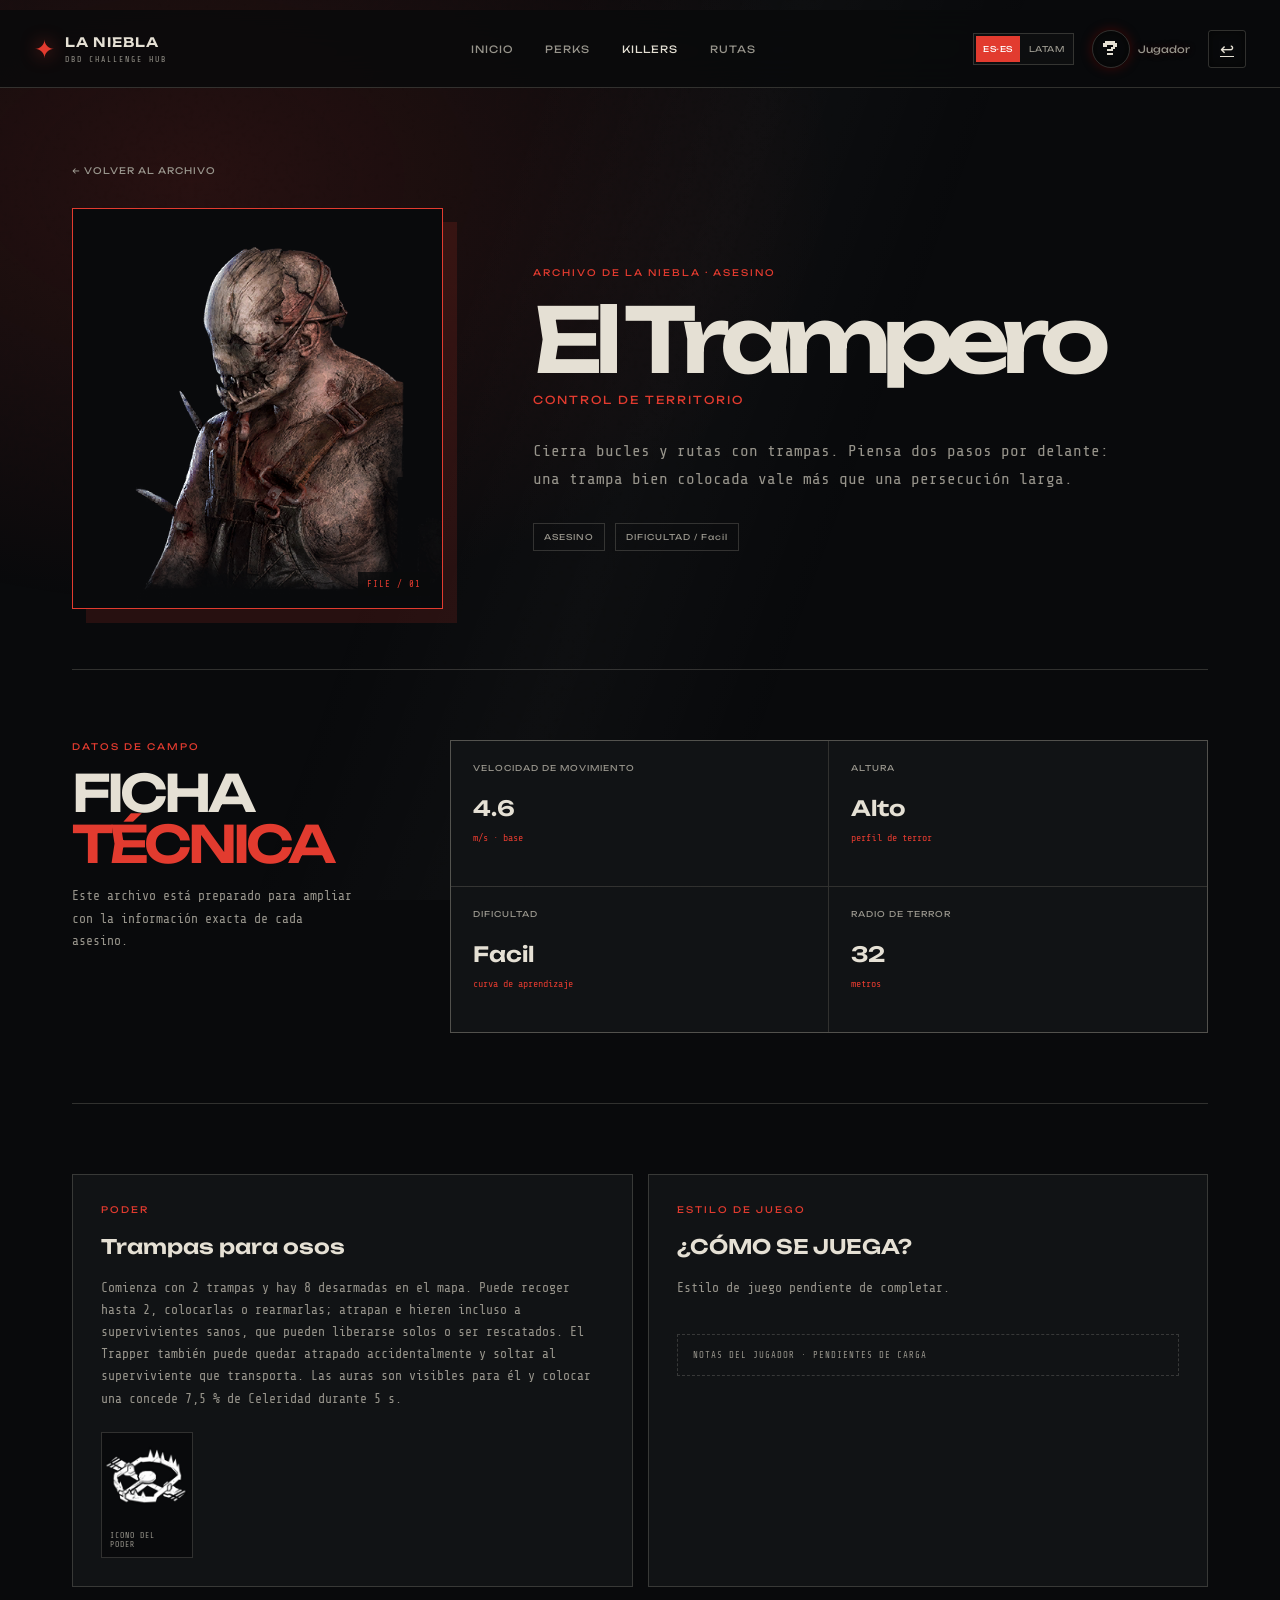
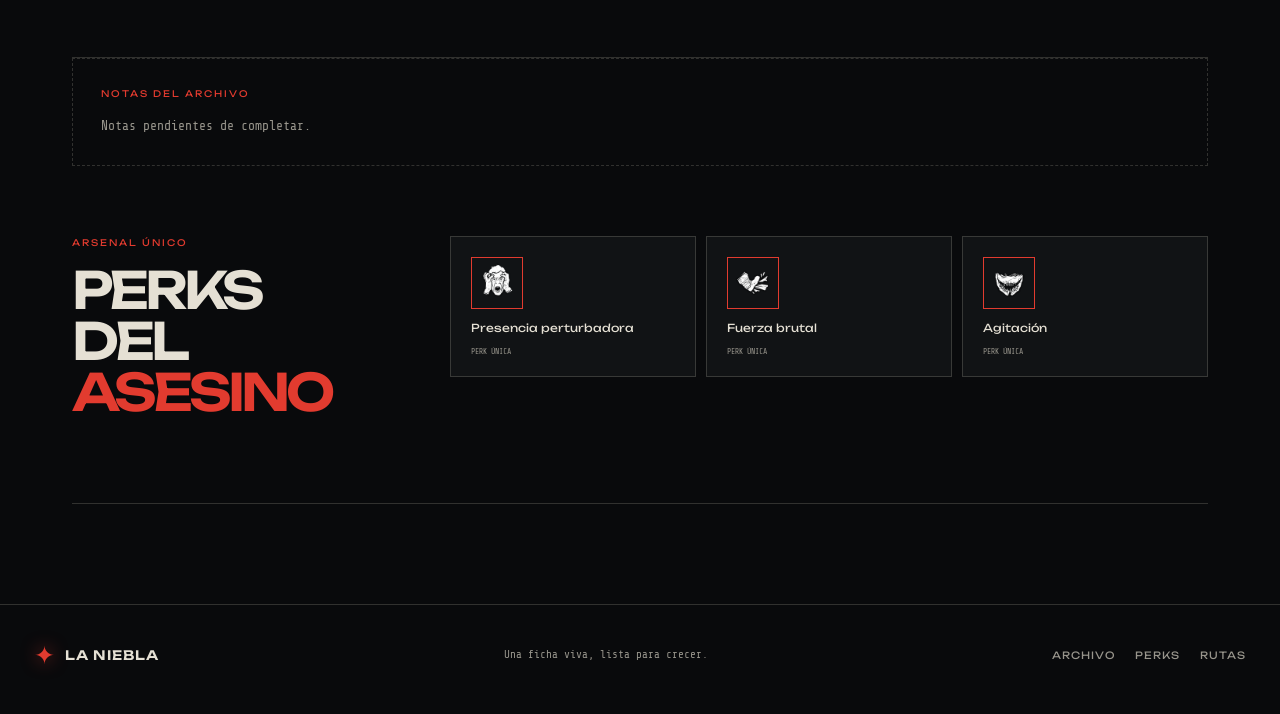
<file: killer.html>
<!DOCTYPE html>
<html lang="es">
<head>
    <meta charset="UTF-8">
    <meta name="viewport" content="width=device-width, initial-scale=1.0">
    <title>Archivo del Killer | La Niebla</title>
    <meta name="description" content="Consulta la ficha completa de cada asesino de Dead by Daylight: poder, velocidad, altura, dificultad y notas de juego.">
    <link rel="stylesheet" href="assets/css/styles.css">
    <link rel="stylesheet" href="assets/css/hub-tools.css">
    <link href="https://fonts.googleapis.com/css2?family=Press+Start+2P&family=Share+Tech+Mono&family=Unbounded:wght@400;600;800&display=swap" rel="stylesheet">
</head>
<body>
    <div class="app-container subpage-shell killer-page">
        <header class="top-bar site-header">
            <a class="brand-lockup" href="index.html"><span class="brand-mark">✦</span><span><strong>LA NIEBLA</strong><small>DBD CHALLENGE HUB</small></span></a>
            <nav class="site-nav" aria-label="Navegación principal"><a href="index.html">INICIO</a><a href="random-perks.html">PERKS</a><a href="index.html#archivo-killers" aria-current="page">KILLERS</a><a href="killer-routes.html">RUTAS</a></nav>
            <div class="header-actions"><div class="language-switcher" role="group" aria-label="Variante del español"><button type="button" data-language="es-ES">ES-ES</button><button type="button" data-language="es-LATAM">LATAM</button></div><div class="user-section"><button class="user-avatar" id="userAvatar" title="Jugador">?</button><span class="user-name">Jugador</span></div><a class="icon-button config-btn" href="index.html#archivo-killers" title="Volver al archivo" aria-label="Volver al archivo">↩</a></div>
        </header>
        <main class="killer-detail-main subpage-main" id="killerDetail">
            <a class="detail-back" href="index.html#archivo-killers">← VOLVER AL ARCHIVO</a>
            <section class="killer-detail-hero">
                <div class="detail-portrait-wrap"><img id="killerDetailImage" class="detail-portrait" src="" alt=""><span class="detail-file-id" id="killerDetailId">FILE / 00</span></div>
                <div class="detail-intro"><p class="eyebrow">ARCHIVO DE LA NIEBLA · ASESINO</p><h1 id="killerDetailName">CARGANDO...</h1><p class="detail-subtitle" id="killerDetailRole">AMENAZA SIN CLASIFICAR</p><p class="detail-description" id="killerDetailDescription"></p><div class="detail-tags"><span>ASESINO</span><span id="killerDetailDifficulty">DIFICULTAD / POR DEFINIR</span></div></div>
            </section>
            <section class="detail-stats-section"><div class="detail-section-heading"><p class="eyebrow">DATOS DE CAMPO</p><h2>FICHA<br><span>TÉCNICA</span></h2><p>Este archivo está preparado para ampliar con la información exacta de cada asesino.</p></div><div class="detail-stats-grid"><article><small>VELOCIDAD DE MOVIMIENTO</small><strong id="killerSpeed">POR COMPLETAR</strong><span>m/s · base</span></article><article><small>ALTURA</small><strong id="killerHeight">POR COMPLETAR</strong><span>perfil de terror</span></article><article><small>DIFICULTAD</small><strong id="killerDifficulty">POR COMPLETAR</strong><span>curva de aprendizaje</span></article><article><small>RADIO DE TERROR</small><strong id="killerTerrorRadius">POR COMPLETAR</strong><span>metros</span></article></div></section>
            <section class="detail-info-grid"><article class="detail-info-card detail-power-card"><p class="eyebrow">PODER</p><h2 id="killerPowerName">PODER DEL ASESINO</h2><p id="killerPowerText">Aquí podrás añadir la descripción completa del poder, sus cargas, enfriamientos, interacciones y consejos avanzados.</p><div class="power-gallery" id="killerPowerGallery"></div></article><article class="detail-info-card"><p class="eyebrow">ESTILO DE JUEGO</p><h2>¿CÓMO SE JUEGA?</h2><p id="killerStyleText">Aprende el ritmo del asesino, sus mejores escenarios, qué recursos busca y qué errores castiga.</p><div class="detail-placeholder">NOTAS DEL JUGADOR · PENDIENTES DE CARGA</div></article></section>
            <section class="detail-notes-section"><p class="eyebrow">NOTAS DEL ARCHIVO</p><p id="killerNotes">Notas pendientes de completar.</p></section>
            <section class="detail-perks-section"><div><p class="eyebrow">ARSENAL ÚNICO</p><h2>PERKS DEL<br><span>ASESINO</span></h2></div><div class="detail-perks-list" id="killerDetailPerks"><div class="detail-placeholder">PERKS ÚNICAS · PENDIENTES DE CARGA</div></div></section>
        </main>
        <footer class="site-footer"><div><span class="brand-mark">✦</span><strong>LA NIEBLA</strong></div><p>Una ficha viva, lista para crecer.</p><div class="footer-links"><a href="index.html#archivo-killers">ARCHIVO</a><a href="random-perks.html">PERKS</a><a href="killer-routes.html">RUTAS</a></div></footer>
    </div>
    <script src="assets/js/app.js"></script>
    <script src="assets/js/i18n.js"></script>
    <script src="assets/js/killer-lore.js"></script>
    <script src="assets/js/killer-details-data.js"></script>
    <script src="assets/js/killer-detail.js"></script>
    <script src="assets/js/status-lore.js"></script>
</body>
</html>
</file>
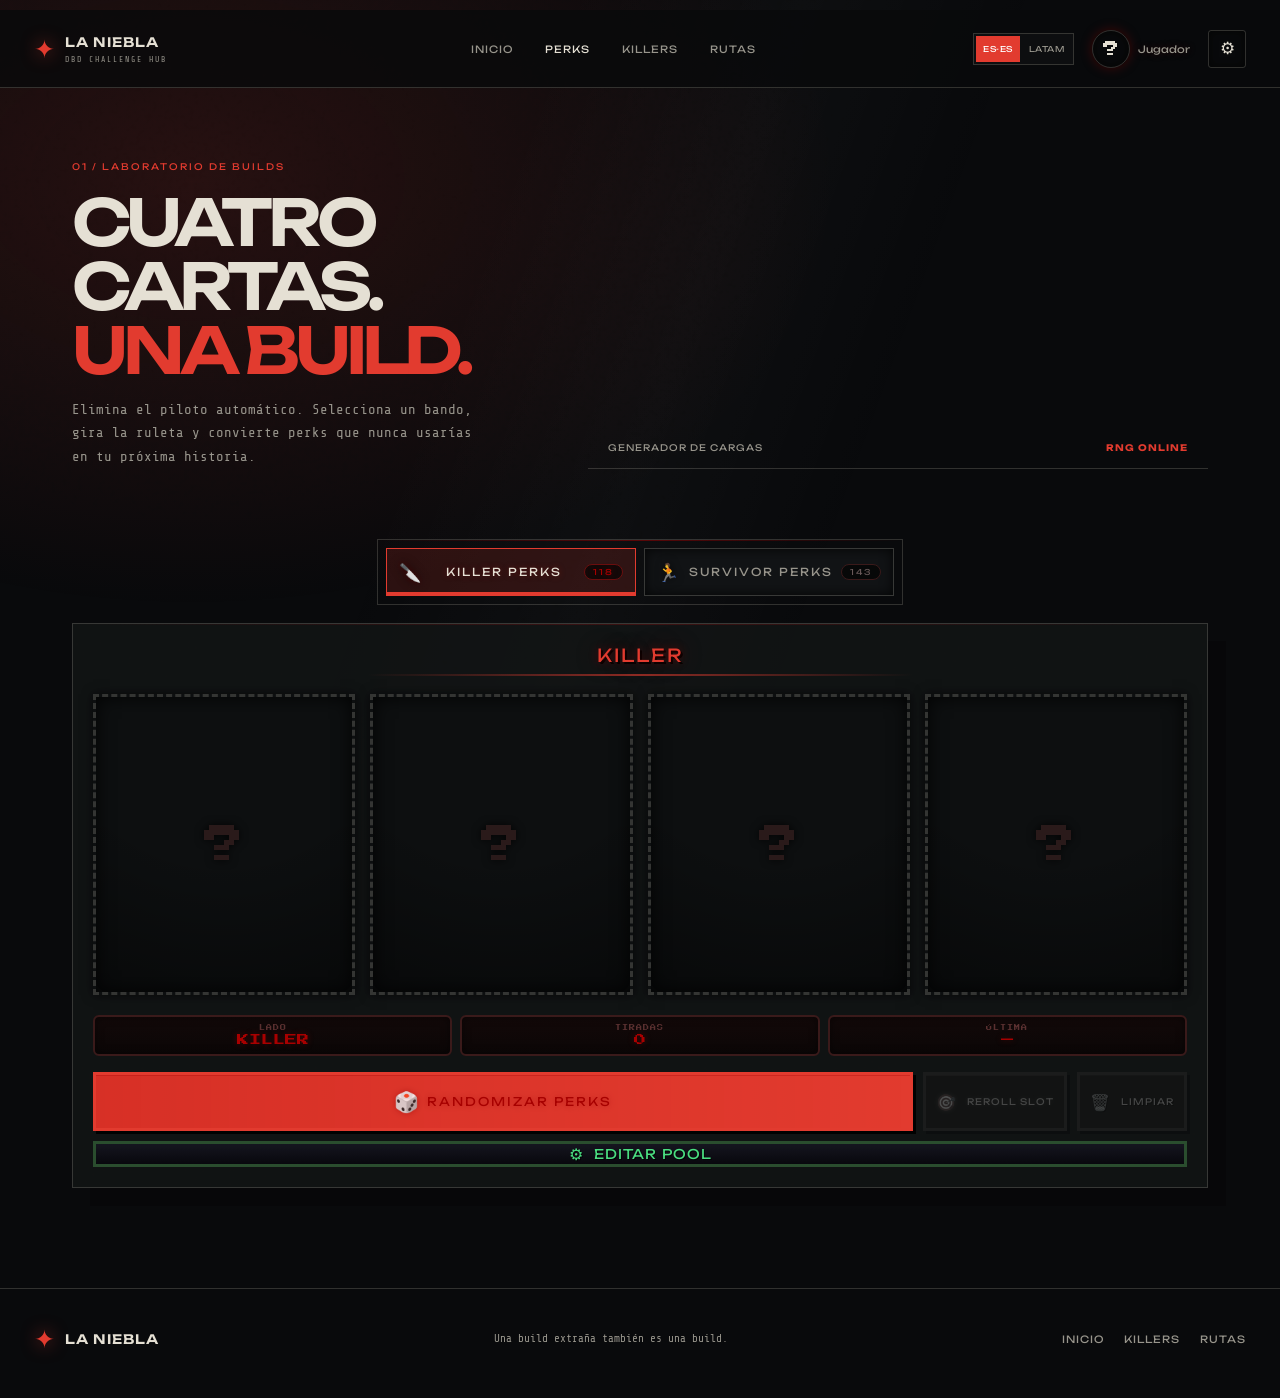
<file: random-perks.html>
<!DOCTYPE html>
<html lang="es">
<head>
    <meta charset="UTF-8">
    <meta name="viewport" content="width=device-width, initial-scale=1.0">
    <title>DBD Random Perks Only | Dead by Daylight Roulette Challenge</title>
    <meta name="description" content="Randomiza solo las perks en Dead by Daylight. Elige entre perks de killer o superviviente, ruleta con 4 perks aleatorias. DBD roulette puro.">
    <meta name="robots" content="index, follow, max-snippet:160, max-image-preview:large">
    <link rel="canonical" href="https://rbvg75.github.io/dbd-page/random-perks.html">
    <meta property="og:title" content="DBD Random Perks Only | Dead by Daylight Roulette">
    <meta property="og:description" content="Randomiza perks sueltas de killer o superviviente para Dead by Daylight. 4 perks aleatorias con animación de ruleta.">
    <meta property="og:type" content="website">
    <meta property="og:url" content="https://rbvg75.github.io/dbd-page/random-perks.html">
    <meta property="og:locale" content="es_ES">
    <meta name="twitter:card" content="summary_large_image">
    <meta name="twitter:title" content="DBD Random Perks Only - Roulette">
    <meta name="twitter:description" content="Randomizador de perks puras para DBD. Killer o Survivor, 4 perks, ruleta infernal.">
    <link rel="icon" href="data:image/svg+xml,<svg xmlns='http://www.w3.org/2000/svg' viewBox='0 0 100 100'><text y='.9em' font-size='90'>🎲</text></svg>">
    <link rel="stylesheet" href="assets/css/styles.css">
    <link rel="stylesheet" href="assets/css/random-perks.css">
    <link rel="stylesheet" href="assets/css/hub-tools.css">
    <link href="https://fonts.googleapis.com/css2?family=Press+Start+2P&family=Share+Tech+Mono&family=Unbounded:wght@400;600;800&display=swap" rel="stylesheet">
    <script type="application/ld+json">
    {
      "@context": "https://schema.org",
      "@type": "WebApplication",
      "name": "DBD Random Perks Only - Dead by Daylight",
      "url": "https://rbvg75.github.io/dbd-page/random-perks.html",
      "description": "Randomiza solo las perks (killer o superviviente) para Dead by Daylight.",
      "applicationCategory": "GameApplication",
      "operatingSystem": "Web",
      "inLanguage": "es"
    }
    </script>
</head>
<body>
    <div class="app-container subpage-shell">
        <header class="top-bar site-header">
            <a class="brand-lockup" href="index.html"><span class="brand-mark">✦</span><span><strong>LA NIEBLA</strong><small>DBD CHALLENGE HUB</small></span></a>
            <nav class="site-nav" aria-label="Navegación principal"><a href="index.html">INICIO</a><a href="random-perks.html" aria-current="page">PERKS</a><a href="unique-killer.html">KILLERS</a><a href="killer-routes.html">RUTAS</a></nav>
            <div class="header-actions"><div class="language-switcher" role="group" aria-label="Variante del español"><button type="button" data-language="es-ES">ES-ES</button><button type="button" data-language="es-LATAM">LATAM</button></div><div class="user-section"><button class="user-avatar" id="userAvatar" title="Jugador">?</button><span class="user-name">Jugador</span></div><button class="icon-button config-btn" id="configBtn" title="Configuración" aria-label="Abrir configuración">⚙</button></div>
        </header>

        <main class="rp-main subpage-main">
            <section class="subpage-hero"><div><p class="eyebrow">01 / LABORATORIO DE BUILDS</p><h1>CUATRO CARTAS.<br><span>UNA BUILD.</span></h1><p>Elimina el piloto automático. Selecciona un bando, gira la ruleta y convierte perks que nunca usarías en tu próxima historia.</p></div><div class="subpage-console-head"><span>GENERADOR DE CARGAS</span><strong>RNG ONLINE</strong></div></section>
            <div class="rp-tabs" role="tablist">
                <button class="rp-tab active" data-side="killer" role="tab" aria-selected="true">
                    <span class="rp-tab-icon">🔪</span>
                    <span class="rp-tab-label">KILLER PERKS</span>
                    <span class="rp-tab-count" id="killerPerksCount">0</span>
                </button>
                <button class="rp-tab" data-side="survivor" role="tab" aria-selected="false">
                    <span class="rp-tab-icon">🏃</span>
                    <span class="rp-tab-label">SURVIVOR PERKS</span>
                    <span class="rp-tab-count" id="survivorPerksCount">0</span>
                </button>
            </div>

            <div class="rp-arena">
                <div class="rp-side-label" id="rpSideLabel">KILLER</div>

                <div class="rp-perks-grid" id="rpPerksGrid">
                    <div class="rp-perk-slot empty" data-index="0">
                        <span class="rp-perk-spinner">?</span>
                    </div>
                    <div class="rp-perk-slot empty" data-index="1">
                        <span class="rp-perk-spinner">?</span>
                    </div>
                    <div class="rp-perk-slot empty" data-index="2">
                        <span class="rp-perk-spinner">?</span>
                    </div>
                    <div class="rp-perk-slot empty" data-index="3">
                        <span class="rp-perk-spinner">?</span>
                    </div>
                </div>

                <div class="rp-current-stats">
                    <div class="rp-stat">
                        <span class="rp-stat-label">LADO</span>
                        <span class="rp-stat-value" id="rpCurrentSide">KILLER</span>
                    </div>
                    <div class="rp-stat">
                        <span class="rp-stat-label">TIRADAS</span>
                        <span class="rp-stat-value" id="rpRollCount">0</span>
                    </div>
                    <div class="rp-stat">
                        <span class="rp-stat-label">ÚLTIMA</span>
                        <span class="rp-stat-value" id="rpLastSide">—</span>
                    </div>
                </div>

                <div class="rp-actions">
                    <button class="btn btn-rp-randomize" id="btnRpRandomize">
                        <span class="randomize-icon">🎲</span>
                        <span class="btn-rp-text">RANDOMIZAR PERKS</span>
                    </button>
                    <button class="btn btn-rp-reroll" id="btnRpReroll" title="Re-roll de un solo slot" disabled>
                        <span class="btn-rp-icon">🎯</span>
                        <span class="btn-rp-text">REROLL SLOT</span>
                    </button>
                    <button class="btn btn-rp-clear" id="btnRpClear" title="Limpiar slots">
                        <span class="btn-rp-icon">🗑️</span>
                        <span class="btn-rp-text">LIMPIAR</span>
                    </button>
                    <button class="btn btn-rp-pool" id="btnRpPool" type="button" title="Elegir perks disponibles">
                        <span class="btn-rp-icon">⚙</span>
                        <span class="btn-rp-text">EDITAR POOL</span>
                    </button>
                </div>
            </div>

            <section class="rp-history" id="rpHistorySection" style="display:none">
                <h3 class="rp-section-title">🩸 ÚLTIMAS TIRADAS</h3>
                <div class="rp-history-list" id="rpHistoryList"></div>
            </section>
        </main>
        <footer class="site-footer"><div><span class="brand-mark">✦</span><strong>LA NIEBLA</strong></div><p>Una build extraña también es una build.</p><div class="footer-links"><a href="index.html">INICIO</a><a href="unique-killer.html">KILLERS</a><a href="killer-routes.html">RUTAS</a></div></footer>
    </div>

    <div class="modal-overlay" id="settingsModal">
        <div class="modal">
            <h2 class="modal-title">⚙ CONFIGURACIÓN</h2>
            <div class="modal-content">
                <div class="setting-row">
                    <label>Sonidos</label>
                    <button class="toggle-btn" id="toggleSound">ON</button>
                </div>
                <div class="setting-row">
                    <label>Animación de ruleta</label>
                    <button class="toggle-btn" id="toggleAnim">ON</button>
                </div>
            </div>
            <button class="btn btn-close" id="closeSettings">CERRAR</button>
        </div>
    </div>

    <div class="modal-overlay" id="poolModal">
        <div class="modal rp-pool-modal" role="dialog" aria-modal="true" aria-labelledby="poolModalTitle">
            <div class="rp-pool-header">
                <div>
                    <p class="eyebrow">CONFIGURACIÓN DE LA RULETA</p>
                    <h2 class="modal-title" id="poolModalTitle">POOL DE PERKS</h2>
                </div>
                <button class="icon-button" id="closePool" type="button" aria-label="Cerrar configuración de pool">×</button>
            </div>
            <p class="rp-pool-help" id="poolHelp">Desmarca las perks que no quieras encontrar en la ruleta. Deben quedar al menos 4 disponibles.</p>
            <div class="rp-pool-toolbar">
                <label for="poolSearch">Buscar perk</label>
                <input id="poolSearch" type="search" name="pool-search" autocomplete="off" placeholder="Escribe para filtrar..." aria-describedby="poolHelp">
                <button class="btn btn-pool-reset" id="resetPool" type="button">RESTAURAR TODAS</button>
            </div>
            <form id="poolForm">
                <fieldset>
                    <legend id="poolLegend">Perks disponibles</legend>
                    <div class="rp-pool-list" id="poolList"></div>
                </fieldset>
            </form>
            <button class="btn btn-close" id="closePoolBottom" type="button">CERRAR</button>
        </div>
    </div>

    <div class="tooltip" id="tooltip"></div>
    <div class="toast-container" id="toastContainer"></div>

    <script src="assets/js/perks-shared.js"></script>
    <script src="assets/js/random-perks.js"></script>
    <script src="assets/js/i18n.js"></script>
    <script src="assets/js/killer-lore.js"></script>
    <script src="assets/js/status-lore.js"></script>
</body>
</html>
</file>
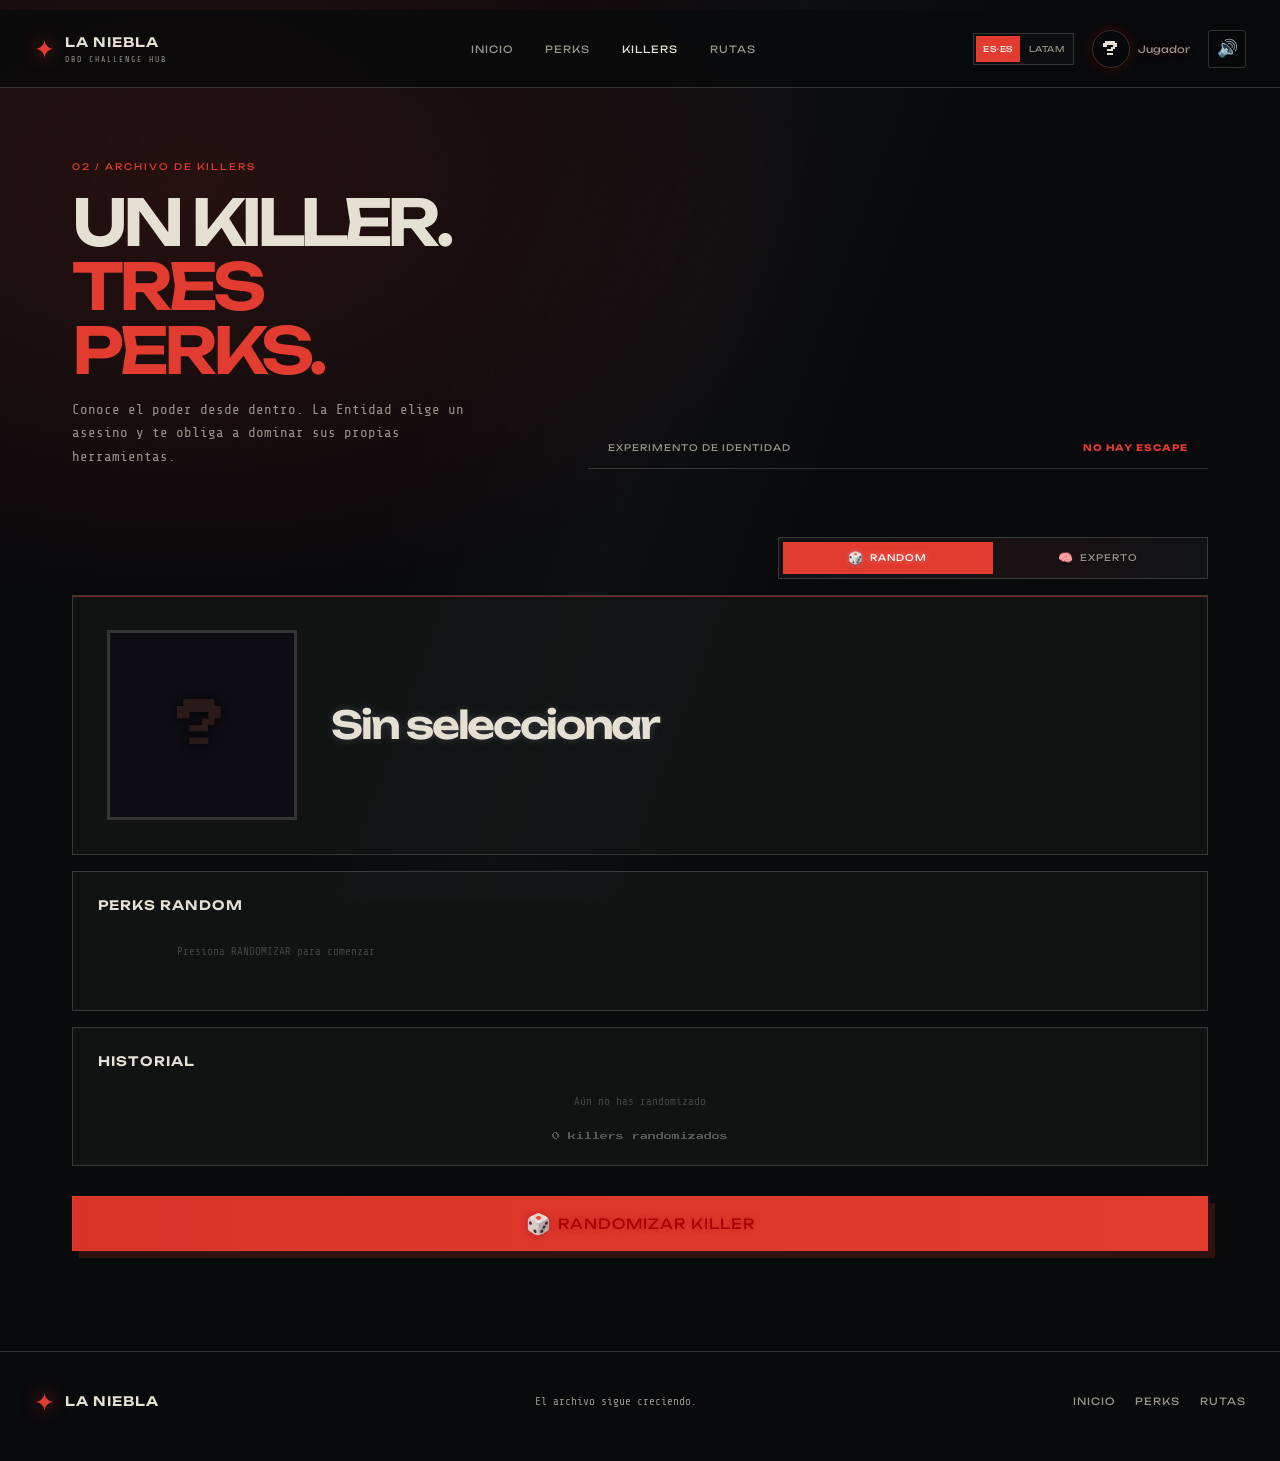
<file: unique-killer.html>
<!DOCTYPE html>
<html lang="es">
<head>
    <meta charset="UTF-8">
    <meta name="viewport" content="width=device-width, initial-scale=1.0">
    <title>DBD Unique Killer | Dead by Daylight Random Perks Challenge</title>
    <meta name="description" content="Desafio de killer unico para Dead by Daylight. Randomiza un killer y juega solo con sus 3 perks unicas. DBD random perks mode para partidas tematicas.">
    <meta name="robots" content="index, follow, max-snippet:160, max-image-preview:large">
    <link rel="canonical" href="https://rbvg75.github.io/dbd-page/unique-killer.html">
    <meta property="og:title" content="DBD Unique Killer | Dead by Daylight Random Perks Challenge">
    <meta property="og:description" content="Randomiza un killer y juega con sus 3 perks unicas en Dead by Daylight. Desafio DBD random perks para partidas tematicas.">
    <meta property="og:type" content="website">
    <meta property="og:url" content="https://rbvg75.github.io/dbd-page/unique-killer.html">
    <meta property="og:locale" content="es_ES">
    <meta name="twitter:card" content="summary_large_image">
    <meta name="twitter:title" content="DBD Unique Killer | Dead by Daylight Random Perks Challenge">
    <meta name="twitter:description" content="Desafio de killer unico con perks originales. DBD random perks para partidas tematicas.">
    <link rel="icon" href="data:image/svg+xml,<svg xmlns='http://www.w3.org/2000/svg' viewBox='0 0 100 100'><text y='.9em' font-size='90'>🎲</text></svg>">
    <link rel="stylesheet" href="assets/css/styles.css">
    <link href="https://fonts.googleapis.com/css2?family=Press+Start+2P&family=Share+Tech+Mono&family=Unbounded:wght@400;600;800&display=swap" rel="stylesheet">
    <link rel="stylesheet" href="assets/css/unique-killer.css">
    <link rel="stylesheet" href="assets/css/hub-tools.css">
    <script type="application/ld+json">
    {
      "@context": "https://schema.org",
      "@type": "WebApplication",
      "name": "DBD Unique Killer Challenge",
      "url": "https://rbvg75.github.io/dbd-page/unique-killer.html",
      "description": "Randomiza un killer de Dead by Daylight y juega con sus 3 perks unicas. Desafio DBD random perks.",
      "applicationCategory": "GameApplication",
      "operatingSystem": "Web",
      "inLanguage": "es"
    }
    </script>
</head>
<body>
    <div class="app-container subpage-shell">
        <header class="top-bar site-header">
            <a class="brand-lockup" href="index.html"><span class="brand-mark">✦</span><span><strong>LA NIEBLA</strong><small>DBD CHALLENGE HUB</small></span></a>
            <nav class="site-nav" aria-label="Navegación principal"><a href="index.html">INICIO</a><a href="random-perks.html">PERKS</a><a href="unique-killer.html" aria-current="page">KILLERS</a><a href="killer-routes.html">RUTAS</a></nav>
            <div class="header-actions"><div class="language-switcher" role="group" aria-label="Variante del español"><button type="button" data-language="es-ES">ES-ES</button><button type="button" data-language="es-LATAM">LATAM</button></div><div class="user-section"><button class="user-avatar" id="userAvatar" title="Jugador">?</button><span class="user-name">Jugador</span></div><button class="icon-button config-btn" id="configBtn" title="Sonido" aria-label="Activar o desactivar sonido">⚙</button></div>
        </header>

        <main class="uk-main subpage-main">
            <section class="subpage-hero"><div><p class="eyebrow">02 / ARCHIVO DE KILLERS</p><h1>UN KILLER.<br><span>TRES PERKS.</span></h1><p>Conoce el poder desde dentro. La Entidad elige un asesino y te obliga a dominar sus propias herramientas.</p></div><div class="subpage-console-head"><span>EXPERIMENTO DE IDENTIDAD</span><strong>NO HAY ESCAPE</strong></div></section>
            <div class="uk-mode-toggle" id="ukModeToggle" role="tablist" aria-label="Modo de perks">
                <div class="uk-mode-slider" aria-hidden="true"></div>
                <button type="button" class="uk-mode-option active" id="ukModeRandom" role="tab" aria-selected="true" data-mode="random">
                    <span class="uk-mode-icon">🎲</span>
                    <span class="uk-mode-label">RANDOM</span>
                </button>
                <button type="button" class="uk-mode-option" id="ukModeExperto" role="tab" aria-selected="false" data-mode="experto">
                    <span class="uk-mode-icon">🧠</span>
                    <span class="uk-mode-label">EXPERTO</span>
                </button>
            </div>

            <section class="uk-hero">
                <div class="uk-portrait" id="ukPortrait">
                    <span class="killer-placeholder-icon">?</span>
                </div>
                <p class="uk-killer-name" id="ukKillerName">Sin seleccionar</p>
            </section>

            <section class="uk-perks" id="ukPerks">
                <h3 class="panel-title uk-perks-title" id="ukPerksTitle">PERKS RANDOM</h3>
                <div class="uk-perks-list" id="ukPerksList"></div>
            </section>

            <section class="uk-history" id="ukHistory">
                <h3 class="panel-title">HISTORIAL</h3>
                <div class="uk-history-list" id="ukHistoryList">
                    <div class="uk-history-empty">Aún no has randomizado</div>
                </div>
                <div class="uk-history-stats" id="ukHistoryStats">
                    <span id="ukTotalCount">0 killers randomizados</span>
                </div>
            </section>

            <div class="uk-action">
                <button class="btn btn-randomize" id="btnRandomizeUnique">
                    <span class="randomize-icon">🎲</span>
                    RANDOMIZAR KILLER
                </button>
            </div>
        </main>
        <footer class="site-footer"><div><span class="brand-mark">✦</span><strong>LA NIEBLA</strong></div><p>El archivo sigue creciendo.</p><div class="footer-links"><a href="index.html">INICIO</a><a href="random-perks.html">PERKS</a><a href="killer-routes.html">RUTAS</a></div></footer>
    </div>

    <div class="tooltip" id="tooltip"></div>
    <div class="toast-container" id="toastContainer"></div>

    <script src="assets/js/unique-killer.js"></script>
    <script src="assets/js/i18n.js"></script>
    <script src="assets/js/killer-lore.js"></script>
    <script src="assets/js/status-lore.js"></script>
</body>
</html>
</file>
<file: assets/css/styles.css>
:root {
    --bg-void: #020203;
    --bg-main: #07070b;
    --bg-dark: #0c0c12;
    --bg-panel: #11111a;
    --bg-panel-light: #181822;
    --bg-fog: rgba(20, 20, 28, 0.85);

    --border-thick: 3px;
    --border-color: #1f1f2c;
    --border-rust: #3a1a1a;
    --border-highlight: #4a2a2a;

    --color-blood: #6b0f0f;
    --color-blood-bright: #a80000;
    --color-blood-drip: #8b0000;
    --color-blood-glow: rgba(139, 0, 0, 0.45);
    --color-blood-soft: rgba(168, 0, 0, 0.18);

    --color-toxic: #2a4d2e;
    --color-toxic-bright: #4ade80;
    --color-toxic-glow: rgba(74, 222, 128, 0.35);

    --color-pink: #6b1d3a;
    --color-pink-light: #8b2a4a;

    --color-red: #8b0000;
    --color-red-dark: #5a0000;

    --color-orange: #a8541a;
    --color-yellow: #b8a13a;
    --color-gold: #8b6f1a;
    --color-gold-bright: #c9a227;

    --color-white: #c8c8d0;
    --color-white-dim: #8a8a96;
    --color-gray-panel: #16161e;
    --color-gray-selected: #2a1018;

    --color-blue-killer: #0f1620;
    --color-blue-killer-hover: #1a2330;

    --shadow-retro: 3px 3px 0px rgba(0, 0, 0, 0.9);
    --shadow-deep: 0 8px 30px rgba(0, 0, 0, 0.85);
    --shadow-blood: 0 0 20px rgba(139, 0, 0, 0.25);
    --shadow-toxic: 0 0 18px rgba(74, 222, 128, 0.3);

    --transition-normal: 0.3s ease;
    --transition-slow: 0.6s ease;

    --font-retro: 'Press Start 2P', cursive;
    --font-mono: 'Share Tech Mono', monospace;
    --font-horror: 'Creepster', 'Nosifer', cursive;
}

* {
    margin: 0;
    padding: 0;
    box-sizing: border-box;
}

html, body {
    background-color: var(--bg-void);
}

body {
    font-family: var(--font-mono);
    background-color: var(--bg-main);
    background-image:
        radial-gradient(ellipse at 15% 20%, rgba(139, 0, 0, 0.12) 0%, transparent 45%),
        radial-gradient(ellipse at 85% 80%, rgba(42, 77, 46, 0.08) 0%, transparent 45%),
        radial-gradient(ellipse at 50% 50%, rgba(20, 20, 28, 0.5) 0%, transparent 70%),
        repeating-linear-gradient(0deg, transparent 0px, transparent 2px, rgba(0, 0, 0, 0.15) 3px, transparent 4px);
    color: var(--color-white);
    min-height: 100vh;
    overflow-x: hidden;
    position: relative;
}

body::before {
    content: '';
    position: fixed;
    inset: 0;
    background:
        radial-gradient(ellipse at center, transparent 30%, rgba(0, 0, 0, 0.6) 100%);
    pointer-events: none;
    z-index: 1;
}

body::after {
    content: '';
    position: fixed;
    inset: 0;
    background-image: url("data:image/svg+xml,%3Csvg viewBox='0 0 200 200' xmlns='http://www.w3.org/2000/svg'%3E%3Cfilter id='n'%3E%3CfeTurbulence type='fractalNoise' baseFrequency='0.85' numOctaves='3' stitchTiles='stitch'/%3E%3CfeColorMatrix values='0 0 0 0 0 0 0 0 0 0 0 0 0 0 0 0 0 0 0.18 0'/%3E%3C/filter%3E%3Crect width='100%25' height='100%25' filter='url(%23n)'/%3E%3C/svg%3E");
    opacity: 0.5;
    pointer-events: none;
    z-index: 1;
    mix-blend-mode: overlay;
}

.app-container {
    position: relative;
    z-index: 2;
    max-width: 1200px;
    margin: 0 auto;
    padding: 10px;
    min-height: 100vh;
    display: flex;
    flex-direction: column;
}

/* ===== TOP BAR ===== */
.top-bar {
    background: linear-gradient(180deg, #0a0a10 0%, #07070c 100%);
    border: var(--border-thick) solid var(--border-rust);
    border-radius: 8px;
    padding: 10px 20px;
    display: flex;
    align-items: center;
    justify-content: space-between;
    box-shadow: var(--shadow-retro), var(--shadow-deep), inset 0 1px 0 rgba(139, 0, 0, 0.15);
    margin-bottom: 10px;
    color: var(--color-white);
    position: relative;
    overflow: hidden;
}

.top-bar::before {
    content: '';
    position: absolute;
    top: 0;
    left: 0;
    right: 0;
    height: 2px;
    background: linear-gradient(90deg,
        transparent 0%,
        var(--color-blood) 20%,
        var(--color-blood-bright) 50%,
        var(--color-blood) 80%,
        transparent 100%);
    opacity: 0.9;
    box-shadow: 0 0 10px var(--color-blood-bright);
}

.top-bar::after {
    content: '';
    position: absolute;
    top: 2px;
    left: 0;
    right: 0;
    height: 6px;
    background-image:
        linear-gradient(180deg, transparent 0%, var(--color-blood-drip) 100%),
        radial-gradient(circle at 15% 100%, var(--color-blood-drip) 0%, transparent 30%),
        radial-gradient(circle at 35% 100%, var(--color-blood-drip) 0%, transparent 25%),
        radial-gradient(circle at 55% 100%, var(--color-blood-drip) 0%, transparent 35%),
        radial-gradient(circle at 75% 100%, var(--color-blood-drip) 0%, transparent 28%),
        radial-gradient(circle at 90% 100%, var(--color-blood-drip) 0%, transparent 30%);
    background-size: 100% 100%, 12px 8px, 8px 6px, 14px 10px, 10px 7px, 12px 8px;
    background-repeat: no-repeat;
    background-position: 0 0, 15% 0, 35% 0, 55% 0, 75% 0, 90% 0;
    animation: bloodDrip 4s ease-in-out infinite;
    pointer-events: none;
    opacity: 0.7;
}

@keyframes bloodDrip {
    0%, 100% { opacity: 0.7; transform: translateY(0); }
    50% { opacity: 0.95; transform: translateY(1px); }
}

.top-bar-title {
    flex: 1;
    text-align: center;
}

.page-title {
    font-family: var(--font-retro);
    font-size: 12px;
    color: var(--color-blood-bright);
    text-shadow:
        0 0 8px var(--color-blood-glow),
        0 0 20px rgba(139, 0, 0, 0.4),
        2px 2px 0 #000;
    letter-spacing: 2px;
    animation: titleFlicker 4s ease-in-out infinite;
    padding: 4px 0;
}

@keyframes titleFlicker {
    0%, 18%, 22%, 25%, 53%, 57%, 100% {
        text-shadow:
            0 0 8px var(--color-blood-glow),
            0 0 20px rgba(139, 0, 0, 0.4),
            2px 2px 0 #000;
        opacity: 1;
    }
    20%, 24%, 55% {
        text-shadow: none;
        opacity: 0.85;
    }
}

.user-section {
    display: flex;
    align-items: center;
    gap: 10px;
}

.user-avatar {
    width: 44px;
    height: 44px;
    background: radial-gradient(circle at 30% 30%, var(--color-blood-bright), #2a0505 80%);
    border: 3px solid var(--border-rust);
    border-radius: 50%;
    display: flex;
    align-items: center;
    justify-content: center;
    font-family: var(--font-retro);
    font-size: 16px;
    color: var(--color-white);
    cursor: pointer;
    transition: transform var(--transition-normal), box-shadow var(--transition-normal);
    box-shadow: 0 0 12px rgba(139, 0, 0, 0.4), inset 0 0 8px rgba(0, 0, 0, 0.6);
}

.user-avatar:hover {
    transform: scale(1.1);
    box-shadow: 0 0 20px var(--color-blood-bright), inset 0 0 8px rgba(0, 0, 0, 0.6);
}

.user-name {
    font-family: var(--font-retro);
    font-size: 14px;
    color: var(--color-white);
    text-shadow: 0 0 8px rgba(139, 0, 0, 0.3);
}

.stats-section {
    display: flex;
    gap: 15px;
}

.stat-box {
    background: linear-gradient(180deg, rgba(20, 5, 5, 0.6), rgba(10, 2, 2, 0.6));
    border: 2px solid var(--border-rust);
    border-radius: 6px;
    padding: 6px 14px;
    text-align: center;
    min-width: 90px;
    box-shadow: inset 0 0 10px rgba(0, 0, 0, 0.5);
}

.stat-label {
    display: block;
    font-size: 7px;
    font-family: var(--font-retro);
    color: #5a3030;
    margin-bottom: 2px;
    letter-spacing: 1px;
}

.stat-value {
    display: block;
    font-size: 16px;
    font-family: var(--font-retro);
    color: var(--color-blood-bright);
    text-shadow: 0 0 8px var(--color-blood-glow);
}

.nav-btn {
    background: linear-gradient(180deg, #15151c, #0a0a10);
    border: 2px solid var(--border-rust);
    border-radius: 6px;
    color: #6a4a4a;
    font-size: 22px;
    width: 44px;
    height: 44px;
    cursor: pointer;
    transition: all var(--transition-normal);
    display: flex;
    align-items: center;
    justify-content: center;
    text-decoration: none;
    line-height: 1;
    box-shadow: inset 0 0 8px rgba(0, 0, 0, 0.6);
}

.nav-btn:hover {
    background: linear-gradient(180deg, #2a0a0a, #1a0505);
    color: var(--color-blood-bright);
    border-color: var(--color-blood);
    box-shadow: 0 0 12px var(--color-blood-glow), inset 0 0 8px rgba(139, 0, 0, 0.3);
}

.nav-btn-locked {
    position: relative;
    opacity: 0.45;
    cursor: not-allowed;
    pointer-events: auto;
}

.nav-btn-locked .nav-btn-icon {
    filter: grayscale(1);
}

.nav-btn-locked:hover {
    background: linear-gradient(180deg, #15151c, #0a0a10);
    color: #6a4a4a;
    box-shadow: inset 0 0 8px rgba(0, 0, 0, 0.6);
    opacity: 0.7;
}

.nav-btn-lock-badge {
    position: absolute;
    top: -3px;
    right: -3px;
    font-size: 11px;
    line-height: 1;
    background: var(--bg-void);
    border-radius: 50%;
    padding: 1px;
    box-shadow: 0 0 4px rgba(0, 0, 0, 0.8);
    pointer-events: none;
}

.config-btn {
    background: linear-gradient(180deg, #15151c, #0a0a10);
    border: 2px solid var(--border-rust);
    border-radius: 6px;
    color: #6a4a4a;
    font-size: 22px;
    width: 44px;
    height: 44px;
    cursor: pointer;
    transition: all var(--transition-normal);
    display: flex;
    align-items: center;
    justify-content: center;
    box-shadow: inset 0 0 8px rgba(0, 0, 0, 0.6);
}

.config-btn:hover {
    background: linear-gradient(180deg, #2a0a0a, #1a0505);
    color: var(--color-blood-bright);
    border-color: var(--color-blood);
    transform: rotate(90deg);
    box-shadow: 0 0 12px var(--color-blood-glow), inset 0 0 8px rgba(139, 0, 0, 0.3);
}

/* ===== MAIN CONTENT ===== */
.main-content {
    display: flex;
    gap: 10px;
    flex: 1;
}

/* ===== LEFT PANEL ===== */
.left-panel {
    width: 260px;
    min-width: 260px;
    display: flex;
    flex-direction: column;
    gap: 10px;
    flex-shrink: 0;
}

.panel {
    border: var(--border-thick) solid var(--border-color);
    border-radius: 8px;
    padding: 12px;
    box-shadow: var(--shadow-retro), var(--shadow-deep);
    position: relative;
}

.panel-title {
    font-family: var(--font-retro);
    font-size: 10px;
    margin-bottom: 10px;
    text-align: center;
    letter-spacing: 2px;
}

/* ===== PROGRESS PANEL ===== */
.panel-progress {
    background:
        linear-gradient(135deg, #1a0508 0%, #0a0204 100%),
        radial-gradient(circle at 30% 30%, var(--color-blood-soft) 0%, transparent 60%);
    background-blend-mode: normal, screen;
    border-color: var(--color-blood);
    color: var(--color-white);
    position: relative;
    overflow: hidden;
    box-shadow: var(--shadow-retro), var(--shadow-deep), 0 0 25px rgba(139, 0, 0, 0.2);
}

.panel-progress::before {
    content: '';
    position: absolute;
    top: 0;
    left: -100%;
    width: 200%;
    height: 100%;
    background: linear-gradient(90deg, transparent, rgba(168, 0, 0, 0.08), transparent);
    animation: shimmer 4s ease-in-out infinite;
    pointer-events: none;
}

.panel-progress::after {
    content: '';
    position: absolute;
    top: 0;
    left: 0;
    right: 0;
    height: 1px;
    background: linear-gradient(90deg, transparent, var(--color-blood-bright), transparent);
    opacity: 0.6;
}

@keyframes shimmer {
    0% { transform: translateX(-50%); }
    100% { transform: translateX(50%); }
}

.panel-progress .panel-title {
    color: var(--color-blood-bright);
    text-shadow: 0 0 10px var(--color-blood-glow);
}

.progress-bar-container {
    background: rgba(0, 0, 0, 0.7);
    border: 2px solid #2a0a0a;
    border-radius: 10px;
    height: 24px;
    overflow: hidden;
    position: relative;
    box-shadow: inset 0 0 8px rgba(0, 0, 0, 0.8);
}

.progress-bar-fill {
    height: 100%;
    background: linear-gradient(90deg, var(--color-blood) 0%, var(--color-blood-bright) 50%, #d60000 100%);
    border-radius: 8px;
    transition: width 0.8s ease;
    position: relative;
    box-shadow: 0 0 12px var(--color-blood-glow);
}

.progress-bar-fill::after {
    content: '';
    position: absolute;
    top: 0;
    left: 0;
    right: 0;
    bottom: 50%;
    background: linear-gradient(180deg, rgba(255, 80, 80, 0.25), transparent);
    border-radius: 8px 8px 0 0;
}

.progress-info {
    display: flex;
    justify-content: space-between;
    align-items: center;
    margin-top: 8px;
}

.progress-percent {
    font-family: var(--font-retro);
    font-size: 14px;
    text-shadow: 0 0 8px var(--color-blood-glow);
    color: var(--color-blood-bright);
}

.progress-detail {
    font-size: 11px;
    opacity: 0.7;
    color: #6a5a5a;
}

/* ===== CURRENT KILLER PANEL ===== */
.panel-current {
    background:
        linear-gradient(180deg, var(--bg-panel) 0%, var(--bg-dark) 100%);
    border-color: var(--border-rust);
    color: var(--color-white);
    text-align: center;
    flex: 1;
    min-height: 0;
    overflow: hidden;
    box-shadow: var(--shadow-retro), var(--shadow-deep);
}

.panel-current .panel-title {
    color: #5a4a4a;
    text-shadow: none;
    letter-spacing: 3px;
}

.current-killer-portrait {
    width: 100px;
    height: 100px;
    margin: 10px auto;
    background:
        radial-gradient(circle at center, #0a0a10 0%, #000 100%);
    border: 3px solid var(--border-rust);
    border-radius: 12px;
    display: flex;
    align-items: center;
    justify-content: center;
    font-size: 40px;
    transition: all var(--transition-normal);
    overflow: hidden;
    position: relative;
    box-shadow: inset 0 0 15px rgba(0, 0, 0, 0.8), 0 0 10px rgba(0, 0, 0, 0.6);
}

.current-killer-portrait::before {
    content: '';
    position: absolute;
    inset: 0;
    border-radius: 12px;
    pointer-events: none;
    background: radial-gradient(circle at 50% 0%, transparent 60%, rgba(0, 0, 0, 0.4) 100%);
    z-index: 2;
}

.current-killer-portrait.active {
    border-color: var(--color-blood-bright);
    box-shadow:
        inset 0 0 15px rgba(0, 0, 0, 0.8),
        0 0 25px var(--color-blood-glow),
        0 0 50px rgba(139, 0, 0, 0.25);
    animation: terrorPulse 2.5s ease-in-out infinite;
}

@keyframes terrorPulse {
    0%, 100% {
        box-shadow:
            inset 0 0 15px rgba(0, 0, 0, 0.8),
            0 0 25px var(--color-blood-glow),
            0 0 50px rgba(139, 0, 0, 0.25);
    }
    50% {
        box-shadow:
            inset 0 0 15px rgba(0, 0, 0, 0.8),
            0 0 35px var(--color-blood-bright),
            0 0 70px rgba(168, 0, 0, 0.4);
    }
}

.killer-placeholder-icon {
    font-family: var(--font-retro);
    color: #2a1a1a;
    text-shadow: 0 0 8px rgba(0, 0, 0, 0.8);
}

.killer-placeholder-fallback {
    width: 100%;
    height: 100%;
    display: flex;
    align-items: center;
    justify-content: center;
    font-size: 56px;
    background: radial-gradient(circle at 50% 40%, #2a0505 0%, #000 80%);
    color: var(--color-blood-bright);
    text-shadow: 0 0 20px var(--color-blood-glow);
    filter: drop-shadow(0 0 10px rgba(139, 0, 0, 0.6));
}

.current-killer-name {
    font-family: var(--font-retro);
    font-size: 11px;
    margin: 8px 0;
    text-shadow: 0 0 8px rgba(139, 0, 0, 0.3);
    color: var(--color-white);
    letter-spacing: 1px;
}

.current-perks {
    display: flex;
    justify-content: center;
    gap: 10px;
    margin: 16px 0;
    min-height: 96px;
    flex-wrap: wrap;
}

.perk-slot {
    width: 72px;
    height: 72px;
    background:
        radial-gradient(circle at center, #0a0a0f 0%, #000 100%);
    border: 2px solid var(--border-rust);
    border-radius: 8px;
    display: flex;
    align-items: center;
    justify-content: center;
    font-size: 8px;
    font-family: var(--font-retro);
    color: #3a2020;
    transition: all var(--transition-normal);
    position: relative;
    overflow: visible;
    box-shadow: inset 0 0 10px rgba(0, 0, 0, 0.8);
}

.perk-slot.filled {
    border-color: var(--color-blood-bright);
    color: var(--color-blood-bright);
    box-shadow: 0 0 10px var(--color-blood-glow), inset 0 0 8px rgba(139, 0, 0, 0.2);
}

.perk-slot.filled::before {
    display: none;
}

.perk-slot.filled .perk-image {
    width: 100%;
    height: 100%;
    object-fit: cover;
    border-radius: 4px;
    filter: brightness(0.9) contrast(1.1);
}

.perk-fallback {
    font-size: 24px;
    color: var(--color-blood-bright);
    text-shadow: 0 0 8px var(--color-blood-glow);
}

.perk-slot.spinning {
    animation: perkSpin 0.1s linear infinite;
}

@keyframes perkSpin {
    0% { transform: scaleY(0.8); }
    50% { transform: scaleY(1.1); }
    100% { transform: scaleY(0.8); }
}

.perk-slot-name {
    position: absolute;
    bottom: -22px;
    left: 50%;
    transform: translateX(-50%);
    font-size: 6px;
    white-space: nowrap;
    color: #6a5a5a;
    font-family: var(--font-mono);
    text-align: center;
    pointer-events: none;
    max-width: 80px;
    overflow: hidden;
    text-overflow: ellipsis;
}

.current-status {
    margin-top: 8px;
}

.status-badge {
    font-family: var(--font-retro);
    font-size: 9px;
    padding: 4px 12px;
    border-radius: 4px;
    border: 2px solid rgba(0, 0, 0, 0.6);
    display: inline-block;
    letter-spacing: 1px;
}

.status-waiting {
    background: #0a0a10;
    color: #3a2a2a;
    border-color: #1f1f2c;
}

.status-inprogress {
    background: linear-gradient(180deg, var(--color-orange), #6a2a0a);
    color: var(--color-white);
    animation: pulse 1.8s ease-in-out infinite;
    border-color: #4a1a0a;
    box-shadow: 0 0 8px rgba(168, 84, 26, 0.4);
}

.status-completed {
    background: linear-gradient(180deg, var(--color-toxic), #1a3d1e);
    color: var(--color-toxic-bright);
    border-color: var(--color-toxic);
    box-shadow: 0 0 8px var(--color-toxic-glow);
}

.status-failed {
    background: linear-gradient(180deg, var(--color-blood-bright), var(--color-blood));
    color: var(--color-white);
    border-color: var(--color-blood-drip);
    animation: failedPulse 0.8s ease;
    box-shadow: 0 0 10px var(--color-blood-glow);
}

@keyframes pulse {
    0%, 100% { opacity: 1; box-shadow: 0 0 5px rgba(168, 84, 26, 0.3); }
    50% { opacity: 0.75; box-shadow: 0 0 15px rgba(168, 84, 26, 0.6); }
}

@keyframes failedPulse {
    0% { box-shadow: 0 0 0 rgba(139, 0, 0, 0); }
    50% { box-shadow: 0 0 35px rgba(168, 0, 0, 0.9); }
    100% { box-shadow: 0 0 5px rgba(139, 0, 0, 0.4); }
}

/* ===== ACTION BUTTONS ===== */
.action-buttons {
    display: flex;
    gap: 8px;
    position: relative;
    z-index: 10;
}

.btn {
    font-family: var(--font-retro);
    cursor: pointer;
    border: var(--border-thick) solid rgba(0, 0, 0, 0.8);
    border-radius: 8px;
    transition: all var(--transition-normal);
    display: flex;
    align-items: center;
    justify-content: center;
    gap: 6px;
    text-shadow: 1px 1px 0 rgba(0, 0, 0, 0.7);
    letter-spacing: 1px;
}

.btn:hover:not(:disabled) {
    transform: translateY(-2px);
    box-shadow: 0 6px 18px rgba(0, 0, 0, 0.7);
}

.btn:active:not(:disabled) {
    transform: translateY(0);
    box-shadow: none;
}

.btn:disabled {
    opacity: 0.25;
    cursor: not-allowed;
    filter: grayscale(0.9);
}

.btn-win {
    background: linear-gradient(180deg, var(--color-toxic) 0%, #1a3d1e 100%);
    color: var(--color-toxic-bright);
    padding: 12px;
    font-size: 11px;
    flex: 1;
    box-shadow: var(--shadow-retro), inset 0 1px 0 rgba(74, 222, 128, 0.2);
}

.btn-win:hover:not(:disabled) {
    background: linear-gradient(180deg, #3a6a3e 0%, var(--color-toxic) 100%);
    box-shadow: 0 4px 15px var(--color-toxic-glow), inset 0 1px 0 rgba(74, 222, 128, 0.3);
    text-shadow: 0 0 6px var(--color-toxic-glow);
}

.btn-lose {
    background: linear-gradient(180deg, var(--color-blood-bright) 0%, var(--color-blood) 100%);
    color: var(--color-white);
    padding: 12px;
    font-size: 11px;
    flex: 1;
    box-shadow: var(--shadow-retro), inset 0 1px 0 rgba(255, 80, 80, 0.2);
}

.btn-lose:hover:not(:disabled) {
    background: linear-gradient(180deg, #d60000 0%, var(--color-blood-bright) 100%);
    box-shadow: 0 4px 15px var(--color-blood-glow), inset 0 1px 0 rgba(255, 80, 80, 0.3);
    text-shadow: 0 0 6px var(--color-blood-glow);
}

.btn-danger {
    background: linear-gradient(180deg, var(--color-blood-bright), var(--color-blood));
    color: var(--color-white);
    padding: 8px 16px;
    font-size: 9px;
    box-shadow: var(--shadow-retro);
}

.btn-danger:hover:not(:disabled) {
    background: linear-gradient(180deg, #d60000, var(--color-blood-bright));
    box-shadow: 0 0 12px var(--color-blood-glow);
}

.btn-close {
    background: linear-gradient(180deg, #1f1f2c, #0a0a10);
    color: var(--color-white-dim);
    padding: 8px 20px;
    font-size: 10px;
    box-shadow: var(--shadow-retro);
    border: var(--border-thick) solid var(--border-color);
}

.btn-close:hover {
    background: linear-gradient(180deg, #2a1a1a, #1a0a0a);
    color: var(--color-blood-bright);
    border-color: var(--border-rust);
}

.btn-icon {
    font-size: 16px;
}

/* ===== CENTER PANEL ===== */
.center-panel {
    flex: 1;
    background:
        linear-gradient(180deg, var(--bg-panel) 0%, var(--bg-dark) 100%);
    border: var(--border-thick) solid var(--border-rust);
    border-radius: 8px;
    padding: 16px;
    box-shadow: var(--shadow-retro), var(--shadow-deep), inset 0 0 30px rgba(0, 0, 0, 0.5);
    display: flex;
    flex-direction: column;
    position: relative;
    overflow: hidden;
}

.center-panel::before {
    content: '';
    position: absolute;
    top: 0;
    left: 0;
    right: 0;
    height: 1px;
    background: linear-gradient(90deg, transparent, var(--color-blood), transparent);
    opacity: 0.5;
}

.section-title {
    font-family: var(--font-retro);
    font-size: 14px;
    text-align: center;
    margin-bottom: 14px;
    color: #4a3a3a;
    text-shadow: 0 0 6px rgba(0, 0, 0, 0.8);
    letter-spacing: 3px;
    position: relative;
}

.section-title::after {
    content: '';
    display: block;
    width: 60%;
    height: 1px;
    margin: 8px auto 0;
    background: linear-gradient(90deg, transparent, var(--color-blood), transparent);
    opacity: 0.6;
}

/* ===== KILLER GRID ===== */
.killer-grid {
    display: grid;
    grid-template-columns: repeat(6, 1fr);
    gap: 6px;
    flex: 1;
    align-content: start;
    overflow-y: auto;
    padding-right: 4px;
}

.killer-card {
    aspect-ratio: 5/4;
    background:
        linear-gradient(180deg, #0a0a10 0%, #050508 100%);
    border: 2px solid #1a1a24;
    border-radius: 6px;
    display: flex;
    flex-direction: column;
    align-items: stretch;
    justify-content: flex-start;
    cursor: pointer;
    transition: all var(--transition-normal);
    position: relative;
    overflow: hidden;
    box-shadow: inset 0 0 12px rgba(0, 0, 0, 0.8);
}

.killer-card::before {
    content: '';
    position: absolute;
    top: 0;
    left: 0;
    right: 0;
    bottom: 70%;
    background: linear-gradient(180deg, rgba(255, 255, 255, 0.04), transparent);
    border-radius: 4px 4px 0 0;
    pointer-events: none;
    z-index: 1;
}

.killer-card::after {
    content: '';
    position: absolute;
    inset: 0;
    background: radial-gradient(circle at center, transparent 40%, rgba(0, 0, 0, 0.7) 100%);
    pointer-events: none;
    z-index: 1;
    border-radius: 6px;
}

.killer-card:hover:not(.completed) {
    transform: translateY(-3px);
    box-shadow:
        0 4px 18px rgba(139, 0, 0, 0.4),
        inset 0 0 15px rgba(139, 0, 0, 0.1);
    z-index: 2;
    border-color: var(--color-blood);
}

.killer-card .killer-img {
    width: 100%;
    height: 80%;
    object-fit: cover;
    border-radius: 4px 4px 0 0;
    pointer-events: none;
    filter: brightness(0.65) contrast(1.15) saturate(0.85);
    transition: filter var(--transition-normal);
}

.killer-card:hover .killer-img {
    filter: brightness(0.85) contrast(1.1) saturate(1);
}

.killer-card .killer-card-name {
    font-family: var(--font-retro);
    font-size: 6px;
    color: #8a7a7a;
    text-align: center;
    text-shadow: 1px 1px 2px rgba(0, 0, 0, 0.9);
    line-height: 1.2;
    padding: 2px;
    width: 100%;
    height: 20%;
    display: flex;
    align-items: center;
    justify-content: center;
    overflow: hidden;
    background: linear-gradient(180deg, rgba(0, 0, 0, 0.6), rgba(0, 0, 0, 0.8));
    position: relative;
    z-index: 2;
    letter-spacing: 0.5px;
}

.killer-card.selected {
    background: linear-gradient(180deg, #1a0508 0%, #0a0204 100%);
    border: 2px solid var(--color-blood-bright);
    box-shadow:
        0 0 25px var(--color-blood-glow),
        0 0 50px rgba(139, 0, 0, 0.2),
        inset 0 0 20px rgba(139, 0, 0, 0.3);
    animation: terrorRadius 1.8s ease-in-out infinite;
    transform: scale(1.05);
    z-index: 3;
}

.killer-card.selected .killer-img {
    filter: brightness(1) contrast(1.2) saturate(1.3);
}

.killer-card.selected .killer-card-name {
    color: var(--color-blood-bright);
    text-shadow: 0 0 8px var(--color-blood-glow);
    background: linear-gradient(180deg, rgba(139, 0, 0, 0.3), rgba(0, 0, 0, 0.8));
}

@keyframes terrorRadius {
    0%, 100% {
        box-shadow:
            0 0 25px var(--color-blood-glow),
            0 0 50px rgba(139, 0, 0, 0.2),
            inset 0 0 20px rgba(139, 0, 0, 0.3);
    }
    50% {
        box-shadow:
            0 0 40px var(--color-blood-bright),
            0 0 80px rgba(168, 0, 0, 0.4),
            inset 0 0 30px rgba(168, 0, 0, 0.4);
    }
}

.killer-card.completed {
    background: linear-gradient(180deg, #0a1a0c 0%, #050a06 100%);
    border-color: var(--color-toxic);
    opacity: 0.7;
    box-shadow: inset 0 0 12px rgba(0, 0, 0, 0.8);
}

.killer-card.completed .killer-img {
    filter: brightness(0.4) contrast(0.8) saturate(0.5) sepia(0.3);
}

.killer-card.completed::after {
    content: '';
    position: absolute;
    inset: 0;
    background: linear-gradient(180deg, rgba(74, 222, 128, 0.15) 0%, transparent 100%);
    pointer-events: none;
    z-index: 1;
    border-radius: 6px;
}

.killer-card.completed .checkmark {
    position: absolute;
    top: 4px;
    right: 6px;
    font-size: 14px;
    font-family: var(--font-retro);
    color: var(--color-toxic-bright);
    text-shadow: 0 0 8px var(--color-toxic-glow);
    z-index: 2;
}

.killer-card.recently-defeated {
    background: rgba(139, 0, 0, 0.5);
    border-color: var(--color-blood-bright);
    animation: defeatedFlash 0.5s ease;
}

@keyframes defeatedFlash {
    0% { transform: scale(1); }
    25% { transform: scale(0.9); background: rgba(168, 0, 0, 0.8); box-shadow: 0 0 35px rgba(168, 0, 0, 0.6); }
    50% { transform: scale(1.05); }
    100% { transform: scale(1); }
}

.killer-card.cycling {
    background: linear-gradient(180deg, #2a1a0a 0%, #1a0a04 100%) !important;
    transform: scale(1.05);
    box-shadow: 0 0 20px var(--color-blood-glow);
    border-color: var(--color-blood-bright);
    transition: background 0.06s, transform 0.06s, box-shadow 0.06s;
}

.killer-card.cycling .killer-img {
    filter: brightness(1.1) saturate(1.2) !important;
}

.killer-card.cycling .killer-card-name {
    color: var(--color-blood-bright) !important;
    text-shadow: 0 0 6px var(--color-blood-glow) !important;
}

.killer-card.just-completed {
    animation: completionBurst 0.8s ease;
}

@keyframes completionBurst {
    0% { transform: scale(1); background: var(--color-blood-bright); }
    30% { transform: scale(1.18); background: var(--color-toxic); box-shadow: 0 0 40px var(--color-toxic-glow); }
    60% { transform: scale(0.95); }
    100% { transform: scale(1); }
}

/* ===== RANDOMIZE BUTTON ===== */
.btn-randomize {
    background: linear-gradient(180deg, #1a0508 0%, #0a0204 100%);
    color: var(--color-blood-bright);
    padding: 14px 24px;
    font-size: 14px;
    margin-top: 14px;
    box-shadow: var(--shadow-retro), inset 0 1px 0 rgba(168, 0, 0, 0.3);
    border: var(--border-thick) solid var(--color-blood);
    border-radius: 8px;
    width: 100%;
    text-align: center;
    position: relative;
    overflow: hidden;
    text-shadow: 0 0 6px var(--color-blood-glow);
}

.btn-randomize::before {
    content: '';
    position: absolute;
    top: 0;
    left: -100%;
    width: 200%;
    height: 100%;
    background: linear-gradient(90deg, transparent, rgba(168, 0, 0, 0.15), transparent);
    animation: btnShimmer 3.5s ease-in-out infinite;
    pointer-events: none;
}

@keyframes btnShimmer {
    0% { left: -100%; }
    100% { left: 100%; }
}

.btn-randomize:hover:not(:disabled) {
    background: linear-gradient(180deg, #2a0a0e 0%, #1a0508 100%);
    color: #d60000;
    box-shadow: 0 4px 25px var(--color-blood-glow), inset 0 1px 0 rgba(255, 80, 80, 0.3);
    transform: translateY(-2px);
    text-shadow: 0 0 10px var(--color-blood-bright);
}

.btn-randomize:active:not(:disabled) {
    transform: translateY(0);
    box-shadow: var(--shadow-retro);
}

.btn-randomize:disabled {
    opacity: 0.3;
    filter: grayscale(0.8);
}

.randomize-icon {
    font-size: 20px;
}

/* ===== MODALS ===== */
.modal-overlay {
    position: fixed;
    top: 0;
    left: 0;
    width: 100%;
    height: 100%;
    background: rgba(0, 0, 0, 0.9);
    display: none;
    align-items: center;
    justify-content: center;
    z-index: 1000;
    backdrop-filter: blur(8px);
}

.modal-overlay.active {
    display: flex;
    animation: fadeIn 0.3s ease;
}

@keyframes fadeIn {
    from { opacity: 0; }
    to { opacity: 1; }
}

.modal {
    background:
        linear-gradient(180deg, #0c0c12 0%, #050508 100%);
    border: 2px solid var(--color-blood);
    border-radius: 12px;
    padding: 24px;
    color: var(--color-white);
    box-shadow:
        0 10px 50px rgba(0, 0, 0, 0.9),
        0 0 30px rgba(139, 0, 0, 0.3),
        inset 0 1px 0 rgba(139, 0, 0, 0.2);
    min-width: 340px;
    max-width: 500px;
    width: 90%;
    animation: modalSlideIn 0.3s ease;
    position: relative;
    overflow: hidden;
}

.modal::before {
    content: '';
    position: absolute;
    top: 0;
    left: 0;
    right: 0;
    height: 1px;
    background: linear-gradient(90deg, transparent, var(--color-blood-bright), transparent);
    opacity: 0.7;
}

@keyframes modalSlideIn {
    from { transform: translateY(-30px); opacity: 0; }
    to { transform: translateY(0); opacity: 1; }
}

.modal-title {
    font-family: var(--font-retro);
    font-size: 14px;
    text-align: center;
    margin-bottom: 20px;
    color: var(--color-blood-bright);
    text-shadow: 0 0 10px var(--color-blood-glow);
    letter-spacing: 1px;
}

.modal-perks {
    text-align: center;
    min-width: 400px;
}

.modal-perks .modal-title {
    color: var(--color-blood-bright);
    text-shadow: 0 0 10px var(--color-blood-glow);
}

.setting-row {
    display: flex;
    justify-content: space-between;
    align-items: center;
    padding: 10px 0;
    border-bottom: 1px solid #1a0a0a;
}

.setting-row label {
    font-family: var(--font-retro);
    font-size: 10px;
    color: #6a5a5a;
}

.setting-row.danger-zone {
    border-bottom: none;
    margin-top: 10px;
}

.modal-input {
    background: #0a0a10;
    border: 2px solid #2a0a0a;
    border-radius: 4px;
    color: var(--color-white);
    font-family: var(--font-mono);
    padding: 6px 10px;
    font-size: 14px;
    width: 150px;
}

.modal-input:focus {
    outline: none;
    border-color: var(--color-blood);
    box-shadow: 0 0 10px var(--color-blood-glow);
}

.toggle-btn {
    background: linear-gradient(180deg, var(--color-toxic), #1a3d1e);
    border: 2px solid var(--color-toxic);
    border-radius: 4px;
    color: var(--color-toxic-bright);
    font-family: var(--font-retro);
    font-size: 10px;
    padding: 6px 14px;
    cursor: pointer;
    transition: all var(--transition-normal);
    text-shadow: 0 0 4px var(--color-toxic-glow);
}

.toggle-btn.off {
    background: linear-gradient(180deg, #1f1f2c, #0a0a10);
    border-color: #2a2a3a;
    color: #4a4a5a;
    text-shadow: none;
}

.toggle-btn:hover {
    box-shadow: 0 0 12px var(--color-toxic-glow);
}

.modal-text {
    text-align: center;
    font-size: 13px;
    margin: 16px 0;
    color: #8a7a7a;
    line-height: 1.5;
}

.modal-buttons {
    display: flex;
    gap: 10px;
    justify-content: center;
    margin-top: 16px;
}

/* ===== PERK REVEAL ===== */
.perk-reveal-container {
    display: flex;
    justify-content: center;
    gap: 16px;
    margin: 24px 0;
}

.perk-reveal-slot {
    width: 110px;
    height: 110px;
    background:
        radial-gradient(circle at center, #0a0a0f 0%, #000 100%);
    border: 3px solid #2a0a0a;
    border-radius: 12px;
    display: flex;
    flex-direction: column;
    align-items: center;
    justify-content: center;
    transition: all 0.5s ease;
    overflow: hidden;
    position: relative;
    box-shadow: inset 0 0 15px rgba(0, 0, 0, 0.8);
}

.perk-reveal-slot.revealed {
    border-color: var(--color-blood-bright);
    box-shadow:
        0 0 25px var(--color-blood-glow),
        inset 0 0 15px rgba(139, 0, 0, 0.3);
    animation: perkRevealBounce 0.4s ease;
}

@keyframes perkRevealBounce {
    0% { transform: scale(0.8); }
    50% { transform: scale(1.12); }
    100% { transform: scale(1); }
}

.perk-reveal-slot .perk-reveal-icon {
    font-size: 32px;
    margin-bottom: 4px;
    display: flex;
    align-items: center;
    justify-content: center;
}

.perk-reveal-slot .perk-reveal-icon .perk-image {
    width: 64px;
    height: 64px;
    object-fit: cover;
    border-radius: 8px;
    filter: brightness(0.9) contrast(1.1);
    box-shadow: 0 0 10px rgba(0, 0, 0, 0.6);
}

.perk-reveal-slot .perk-reveal-label {
    font-family: var(--font-retro);
    font-size: 6px;
    color: var(--color-blood-bright);
    text-align: center;
    padding: 0 4px;
    line-height: 1.3;
    text-shadow: 0 0 5px var(--color-blood-glow);
    letter-spacing: 0.5px;
}

.perk-reveal-slot.spinning-slot {
    animation: perkReelSpin 0.1s linear infinite;
    border-color: #3a1a1a;
}

@keyframes perkReelSpin {
    0% { transform: scaleY(1); opacity: 1; }
    50% { transform: scaleY(0.6); opacity: 0.7; }
    100% { transform: scaleY(1); opacity: 1; }
}

.perk-reveal-slot .spinning-text {
    font-family: var(--font-retro);
    font-size: 20px;
    color: #3a1a1a;
    animation: spinChars 0.1s linear infinite;
}

@keyframes spinChars {
    0% { opacity: 1; }
    50% { opacity: 0.3; }
    100% { opacity: 1; }
}

/* ===== TOOLTIP ===== */
.tooltip {
    position: fixed;
    background: linear-gradient(180deg, #0a0a10 0%, #050508 100%);
    border: 2px solid var(--color-blood);
    border-radius: 8px;
    padding: 12px 16px;
    color: var(--color-white);
    font-family: var(--font-mono);
    font-size: 12px;
    pointer-events: none;
    z-index: 9999;
    opacity: 0;
    transition: opacity 0.2s ease;
    box-shadow: 0 8px 30px rgba(0, 0, 0, 0.9), 0 0 20px var(--color-blood-glow);
    min-width: 200px;
}

.tooltip.visible {
    opacity: 1;
}

.tooltip .tooltip-name {
    font-family: var(--font-retro);
    font-size: 10px;
    color: var(--color-blood-bright);
    margin-bottom: 8px;
    text-shadow: 0 0 8px var(--color-blood-glow);
    display: flex;
    align-items: center;
    gap: 6px;
}

.tooltip .tooltip-name img {
    width: 24px;
    height: 24px;
    border-radius: 4px;
    object-fit: cover;
    border: 1px solid var(--color-blood);
}

.tooltip .tooltip-stat {
    display: flex;
    justify-content: space-between;
    padding: 3px 0;
    border-bottom: 1px solid #1a0a0a;
    font-size: 11px;
}

.tooltip .tooltip-stat:last-child {
    border-bottom: none;
}

.tooltip .tooltip-stat-label {
    color: #6a5a5a;
}

.tooltip .tooltip-stat-value {
    color: var(--color-white);
    font-weight: bold;
}

.tooltip .tooltip-stat-value.wins {
    color: var(--color-toxic-bright);
    text-shadow: 0 0 5px var(--color-toxic-glow);
}

.tooltip .tooltip-stat-value.losses {
    color: var(--color-blood-bright);
    text-shadow: 0 0 5px var(--color-blood-glow);
}

/* ===== TOAST NOTIFICATIONS ===== */
.toast-container {
    position: fixed;
    bottom: 20px;
    right: 20px;
    z-index: 9998;
    display: flex;
    flex-direction: column;
    gap: 8px;
}

.toast {
    background: linear-gradient(180deg, #0c0c12 0%, #050508 100%);
    border: 2px solid var(--border-rust);
    border-radius: 8px;
    padding: 12px 20px;
    color: var(--color-white);
    font-family: var(--font-retro);
    font-size: 8px;
    line-height: 1.5;
    animation: toastSlideIn 0.3s ease, toastSlideOut 0.3s ease 3.7s forwards;
    box-shadow: 0 4px 20px rgba(0, 0, 0, 0.7);
    max-width: 350px;
    letter-spacing: 1px;
}

.toast.success {
    border-color: var(--color-toxic);
    background: linear-gradient(180deg, #0a1a0c 0%, #050a06 100%);
    box-shadow: 0 4px 20px var(--color-toxic-glow);
    color: var(--color-toxic-bright);
}

.toast.error {
    border-color: var(--color-blood-bright);
    background: linear-gradient(180deg, #1a0508 0%, #0a0204 100%);
    box-shadow: 0 4px 20px var(--color-blood-glow);
}

.toast.warning {
    border-color: var(--color-yellow);
    background: linear-gradient(180deg, #1a1505 0%, #0a0802 100%);
    box-shadow: 0 4px 20px rgba(184, 161, 58, 0.25);
    color: var(--color-yellow);
}

.toast.info {
    border-color: #2a1a2a;
    background: linear-gradient(180deg, #0c0a10 0%, #050508 100%);
    box-shadow: 0 4px 20px rgba(0, 0, 0, 0.7);
}

@keyframes toastSlideIn {
    from { transform: translateX(100px); opacity: 0; }
    to { transform: translateX(0); opacity: 1; }
}

@keyframes toastSlideOut {
    from { transform: translateX(0); opacity: 1; }
    to { transform: translateX(100px); opacity: 0; }
}

/* ===== RESET ANIMATION ===== */
.reset-flash {
    animation: resetFlash 0.8s ease;
}

@keyframes resetFlash {
    0% { filter: brightness(1) saturate(1); }
    15% { filter: brightness(2.5) saturate(0) sepia(1); }
    35% { filter: brightness(0.2) sepia(0.5) hue-rotate(-30deg); }
    55% { filter: brightness(1.8) saturate(1.5); }
    75% { filter: brightness(0.4); }
    100% { filter: brightness(1) saturate(1); }
}

/* ===== SCROLLBAR ===== */
::-webkit-scrollbar {
    width: 8px;
    height: 8px;
}

::-webkit-scrollbar-track {
    background: var(--bg-void);
    border: 1px solid #1a0a0a;
}

::-webkit-scrollbar-thumb {
    background: linear-gradient(180deg, var(--color-blood), var(--color-blood-drip));
    border-radius: 4px;
    box-shadow: 0 0 6px var(--color-blood-glow);
}

::-webkit-scrollbar-thumb:hover {
    background: linear-gradient(180deg, var(--color-blood-bright), var(--color-blood));
}

/* ===== RESPONSIVE ===== */
@media (max-width: 499px) {
    .app-container {
        padding: 6px;
    }

    .top-bar {
        flex-direction: column;
        align-items: center;
        gap: 6px;
        padding: 10px 12px;
        justify-content: flex-start;
    }
    .top-bar .user-section {
        width: 100%;
        justify-content: center;
        gap: 8px;
        order: 0;
    }
    .top-bar .top-bar-title {
        width: 100%;
        order: 1;
    }
    .page-title {
        font-size: 8px;
        letter-spacing: 1px;
    }
    .top-bar nav {
        display: flex;
        gap: 6px;
        justify-content: center;
        order: 2;
    }
    .top-bar .stats-section {
        width: 100%;
        justify-content: center;
        gap: 8px;
        order: 3;
    }
    .top-bar .config-btn {
        order: 4;
        width: 42px;
        height: 42px;
        font-size: 18px;
        margin-top: 2px;
    }
    .stat-box {
        min-width: 60px;
        padding: 4px 8px;
    }
    .stat-label {
        font-size: 6px;
    }
    .stat-value {
        font-size: 11px;
    }

    .main-content {
        flex-direction: column;
        gap: 6px;
    }

    .left-panel {
        width: 100%;
        min-width: unset;
        flex-direction: column;
        gap: 6px;
    }
    .panel-progress,
    .panel-current {
        min-width: unset;
        flex: none;
    }
    .panel-current {
        flex: 1;
        overflow: visible;
        padding-bottom: 20px;
    }
    .current-killer-portrait {
        width: 80px;
        height: 80px;
    }
    .current-killer-name {
        font-size: 9px;
    }
    .current-perks {
        gap: 6px;
        min-height: 90px;
        padding-bottom: 4px;
    }
    .perk-slot {
        width: 56px;
        height: 56px;
    }
    .perk-slot-name {
        font-size: 5px;
        bottom: -18px;
    }
    .action-buttons {
        flex-direction: row;
        width: 100%;
    }
    .btn-win,
    .btn-lose {
        font-size: 9px;
        padding: 10px 8px;
    }

    .center-panel {
        padding: 10px;
    }
    .section-title {
        font-size: 10px;
        margin-bottom: 8px;
    }
    .killer-grid {
        grid-template-columns: repeat(3, 1fr);
        gap: 4px;
    }
    .killer-card .killer-card-name {
        font-size: 5px;
    }
    .btn-randomize {
        font-size: 10px;
        padding: 10px 14px;
        margin-top: 10px;
    }
    .randomize-icon {
        font-size: 16px;
    }

    .modal {
        min-width: unset;
        width: 94%;
        padding: 16px;
    }
    .modal-title {
        font-size: 11px;
        margin-bottom: 14px;
    }
    .modal-perks {
        width: 96%;
    }
    .perk-reveal-container {
        gap: 4px;
        flex-wrap: wrap;
        justify-content: center;
    }
    .perk-reveal-slot {
        width: 56px;
        height: 56px;
    }
    .perk-reveal-slot .perk-reveal-icon {
        font-size: 20px;
    }
    .perk-reveal-slot .perk-reveal-icon .perk-image {
        width: 40px;
        height: 40px;
    }
    .perk-reveal-slot .perk-reveal-label {
        font-size: 5px;
    }
    .setting-row {
        flex-direction: column;
        align-items: flex-start;
        gap: 6px;
    }
    .modal-input {
        width: 100%;
    }
    .modal-buttons {
        flex-direction: column;
    }
    .modal-buttons .btn {
        width: 100%;
    }
    .modal-text {
        font-size: 11px;
    }

    .tooltip {
        min-width: unset;
        max-width: calc(100vw - 24px);
        left: 12px !important;
        right: 12px !important;
    }

    .toast-container {
        left: 8px;
        right: 8px;
        bottom: 8px;
    }
    .toast {
        max-width: 100%;
        font-size: 7px;
        padding: 10px 14px;
    }

    .user-name {
        font-size: 11px;
    }
    .nav-btn {
        width: 42px;
        height: 42px;
        font-size: 18px;
    }
    .config-btn {
        width: 42px;
        height: 42px;
        font-size: 18px;
    }
    .btn-win,
    .btn-lose {
        font-size: 9px;
        padding: 12px 8px;
    }
}

@media (min-width: 500px) and (max-width: 767px) {
    .app-container {
        padding: 8px;
    }

    .top-bar {
        flex-wrap: wrap;
        gap: 8px;
        padding: 10px 14px;
    }
    .stats-section {
        order: 3;
        width: 100%;
        justify-content: center;
    }
    .stat-box {
        min-width: 70px;
        padding: 4px 8px;
    }
    .stat-label {
        font-size: 6px;
    }
    .stat-value {
        font-size: 12px;
    }
    .page-title {
        font-size: 9px;
    }

    .main-content {
        flex-direction: column;
        gap: 8px;
    }

    .left-panel {
        width: 100%;
        min-width: unset;
        flex-direction: row;
        flex-wrap: wrap;
        gap: 8px;
    }
    .panel-progress {
        flex: 1;
        min-width: 180px;
    }
    .panel-current {
        flex: 1;
        min-width: 200px;
    }
    .action-buttons {
        flex-direction: row;
        width: 100%;
    }

    .killer-grid {
        grid-template-columns: repeat(4, 1fr);
        gap: 4px;
    }
    .killer-card .killer-card-name {
        font-size: 5px;
    }
    .btn-randomize {
        font-size: 11px;
        padding: 10px 16px;
    }

    .modal-perks {
        min-width: unset;
        width: 95%;
    }
    .perk-reveal-container {
        gap: 6px;
    }
    .perk-reveal-slot {
        width: 65px;
        height: 65px;
    }
    .perk-reveal-slot .perk-reveal-icon {
        font-size: 24px;
    }
    .perk-reveal-slot .perk-reveal-icon .perk-image {
        width: 46px;
        height: 46px;
    }
    .perk-reveal-slot .perk-reveal-label {
        font-size: 5px;
    }
}

@media (min-width: 768px) and (max-width: 1023px) {
    .main-content {
        flex-direction: column;
    }
    .left-panel {
        width: 100%;
        min-width: unset;
        flex-direction: row;
        flex-wrap: wrap;
        gap: 10px;
    }
    .panel-progress {
        flex: 1;
        min-width: 220px;
    }
    .panel-current {
        flex: 2;
        min-width: 280px;
    }
    .action-buttons {
        flex-direction: row;
        width: 100%;
    }
    .killer-grid {
        grid-template-columns: repeat(5, 1fr);
    }
}

@media (min-width: 1024px) {
    .main-content {
        flex-direction: row;
    }
    .left-panel {
        width: 260px;
        min-width: 260px;
        flex-direction: column;
        flex-shrink: 0;
    }
    .killer-grid {
        grid-template-columns: repeat(6, 1fr);
        gap: 6px;
    }
}

@media (prefers-reduced-motion: reduce) {
    *, *::before, *::after {
        animation-duration: 0.01ms !important;
        animation-iteration-count: 1 !important;
        transition-duration: 0.01ms !important;
    }
}

/* ===== HUB REDESIGN ===== */
:root {
    --hub-ink: #090a0c;
    --hub-paper: #e5e0d4;
    --hub-muted: #98958c;
    --hub-red: #e23b2f;
    --hub-yellow: #e9b949;
    --hub-line: rgba(229, 224, 212, .18);
    --font-display: 'Unbounded', sans-serif;
}

html { scroll-behavior: smooth; }
body { background: var(--hub-ink); color: var(--hub-paper); font-family: var(--font-mono); }
body::before { background: radial-gradient(ellipse at 15% 20%, rgba(226,59,47,.15), transparent 42%), linear-gradient(110deg, transparent 35%, rgba(255,255,255,.025) 50%, transparent 65%); }
.hub-shell { max-width: 1440px; padding: 0 34px; }
.site-header { min-height: 78px; margin: 0 -34px 0; padding: 16px 34px; border: 0; border-bottom: 1px solid var(--hub-line); border-radius: 0; background: rgba(9,10,12,.82); box-shadow: none; position: sticky; top: 0; z-index: 50; backdrop-filter: blur(18px); }
.site-header::before, .site-header::after { display: none; }
.brand-lockup { display: flex; align-items: center; gap: 10px; color: var(--hub-paper); text-decoration: none; min-width: 220px; }
.brand-lockup strong, .site-footer strong { display: block; font: 600 13px var(--font-display); letter-spacing: 1px; }
.brand-lockup small { display: block; margin-top: 5px; color: var(--hub-muted); font: 8px var(--font-mono); letter-spacing: 2px; }
.brand-mark { color: var(--hub-red); font: 25px var(--font-display); text-shadow: 0 0 18px rgba(226,59,47,.7); }
.site-nav { display: flex; gap: clamp(14px, 2.5vw, 38px); align-items: center; }
.site-nav a, .footer-links a { color: var(--hub-muted); text-decoration: none; font: 10px var(--font-display); letter-spacing: 1px; transition: color .2s; }
.site-nav a:hover, .footer-links a:hover { color: var(--hub-red); }
.header-actions { display: flex; align-items: center; gap: 18px; min-width: 220px; justify-content: flex-end; }
.language-switcher { display: flex; gap: 2px; padding: 2px; border: 1px solid var(--hub-line); background: rgba(255,255,255,.02); }
.language-switcher button { min-height: 26px; padding: 0 7px; border: 0; background: transparent; color: var(--hub-muted); cursor: pointer; font: 8px var(--font-display); letter-spacing: .5px; }
.language-switcher button:hover, .language-switcher button.active { background: var(--hub-red); color: #fff; }
.header-actions .user-section { gap: 8px; }
.user-name { font: 10px var(--font-display); color: var(--hub-muted); }
.user-avatar, .icon-button { width: 38px; height: 38px; border: 1px solid var(--hub-line); border-radius: 50%; background: transparent; color: var(--hub-paper); }
.config-btn { border-radius: 3px; font-size: 17px; }
main { display: block; }
.hero-section { min-height: min(690px, calc(100vh - 78px)); display: grid; grid-template-columns: minmax(0, .92fr) minmax(380px, 1.08fr); align-items: center; gap: 5vw; padding: 85px 3vw 72px; position: relative; overflow: hidden; }
.hero-section::before { content: ''; position: absolute; right: -12%; top: 8%; width: 58%; height: 90%; background: repeating-linear-gradient(115deg, transparent 0 30px, rgba(226,59,47,.11) 31px 32px, transparent 33px 70px); transform: rotate(-6deg); opacity: .55; }
.eyebrow { color: var(--hub-red); font: 9px var(--font-display); letter-spacing: 2px; line-height: 1.5; }
.live-dot { display: inline-block; width: 6px; height: 6px; margin-right: 8px; border-radius: 50%; background: var(--hub-red); box-shadow: 0 0 0 4px rgba(226,59,47,.16); animation: pulse 1.8s infinite; }
.hero-copy { position: relative; z-index: 2; max-width: 650px; }
.hero-copy h1 { margin: 24px 0; color: var(--hub-paper); font: 800 clamp(3.8rem, 8vw, 8.2rem)/.95 var(--font-display); letter-spacing: -.08em; }
.hero-copy h1 em { color: var(--hub-red); font-style: normal; text-shadow: 8px 8px 0 rgba(226,59,47,.13); }
.hero-lede { max-width: 470px; color: var(--hub-muted); font: 16px/1.65 var(--font-mono); }
.hero-actions { display: flex; align-items: center; gap: 28px; margin: 34px 0 48px; }
.btn-primary, .btn-outline { border: 1px solid var(--hub-red); border-radius: 0; padding: 17px 24px; background: var(--hub-red); color: #fff; font: 10px var(--font-display); letter-spacing: 1px; box-shadow: 7px 7px 0 rgba(226,59,47,.2); }
.btn-primary:hover:not(:disabled), .btn-outline:hover:not(:disabled) { background: #f05a4d; box-shadow: 3px 3px 0 rgba(226,59,47,.35); }
.text-link { color: var(--hub-paper); text-decoration: none; font-size: 12px; border-bottom: 1px solid var(--hub-line); padding-bottom: 5px; }
.text-link span { color: var(--hub-red); margin-left: 8px; }
.hero-signals { display: flex; gap: 44px; }
.hero-signals div { display: flex; flex-direction: column; gap: 7px; }
.hero-signals strong { color: var(--hub-paper); font: 600 23px var(--font-display); }
.hero-signals span { color: var(--hub-muted); font: 8px var(--font-display); letter-spacing: 1px; }
.hero-art { min-height: 470px; position: relative; display: grid; place-items: center; }
.claw-mark { color: var(--hub-red); font: 240px/.8 var(--font-display); transform: rotate(32deg); opacity: .8; filter: drop-shadow(0 0 22px rgba(226,59,47,.35)); animation: floatMark 7s ease-in-out infinite; }
.hero-orbit { position: absolute; border: 1px solid rgba(226,59,47,.35); border-radius: 50%; transform: rotate(-28deg); }
.orbit-one { width: 410px; height: 170px; animation: spinOrbit 16s linear infinite; }
.orbit-two { width: 280px; height: 360px; border-color: rgba(229,224,212,.16); transform: rotate(45deg); animation: spinOrbit 22s linear infinite reverse; }
.hero-coordinate { position: absolute; right: 4%; top: 9%; color: var(--hub-muted); font: 9px/1.7 var(--font-mono); letter-spacing: 2px; }
.hero-stamp { position: absolute; bottom: 13%; left: 9%; border: 1px solid var(--hub-red); padding: 12px 16px; color: var(--hub-red); transform: rotate(-12deg); font: 9px/1.5 var(--font-display); letter-spacing: 2px; }
.hero-stamp b { font-size: 20px; }
.ticker { display: flex; gap: 48px; overflow: hidden; white-space: nowrap; margin: 0 -34px; padding: 13px 34px; border-block: 1px solid var(--hub-line); color: var(--hub-muted); font: 9px var(--font-display); letter-spacing: 1px; }
.ticker div:first-child { color: var(--hub-red); }
.mission-layout, .feature-grid, .challenge-section, .guide-section, .history-section { padding: 120px 3vw; }
.mission-layout { display: grid; grid-template-columns: minmax(190px, .3fr) 1fr; gap: 6vw; }
.mission-intro h2, .section-intro h2, .challenge-copy h2, .guide-heading h2, .history-section h2 { margin: 18px 0; font: 600 clamp(2rem, 4vw, 4rem)/1.08 var(--font-display); letter-spacing: -.07em; }
.mission-intro h2 span, .section-intro h2 span, .challenge-copy h2 span, .guide-heading h2 span, .history-section h2 span { color: var(--hub-red); }
.mission-intro > p:not(.eyebrow), .section-intro > p:not(.eyebrow), .challenge-copy > p:not(.eyebrow) { color: var(--hub-muted); font-size: 14px; line-height: 1.7; }
.mission-meta { margin-top: 60px; border-left: 2px solid var(--hub-red); padding-left: 14px; display: flex; flex-direction: column; gap: 7px; }
.mission-meta span, .mission-meta b { font-size: 9px; letter-spacing: 1px; }
.mission-meta span { color: var(--hub-muted); }
.mission-console { min-width: 0; border: 1px solid var(--hub-line); background: rgba(21,22,24,.78); box-shadow: 18px 18px 0 rgba(0,0,0,.25); }
.console-top, .board-header { display: flex; justify-content: space-between; padding: 13px 18px; border-bottom: 1px solid var(--hub-line); color: var(--hub-muted); font: 9px var(--font-display); letter-spacing: 1px; }
.console-status { color: #7ee09a; }
.mission-console .main-content { padding: 14px; }
.mission-console .left-panel { width: 225px; min-width: 225px; }
.mission-console .center-panel { padding: 14px; border: 1px solid var(--hub-line); border-radius: 0; background: rgba(9,10,12,.65); }
.mission-console .panel, .mission-console .center-panel { box-shadow: none; border-radius: 0; }
.mission-console .panel-progress { border-color: rgba(226,59,47,.5); }
.mission-console .section-title { margin-bottom: 0; text-align: left; color: var(--hub-paper); font: 600 17px var(--font-display); letter-spacing: -.03em; }
.console-heading { display: flex; justify-content: space-between; align-items: end; gap: 15px; margin-bottom: 15px; }
.console-filter { display: flex; align-items: center; gap: 8px; color: var(--hub-muted); font-size: 9px; }
.console-filter input { width: 145px; padding: 9px; border: 1px solid var(--hub-line); outline: 0; background: var(--hub-ink); color: var(--hub-paper); font: 11px var(--font-mono); }
.console-filter input:focus { border-color: var(--hub-red); }
.console-filter button { border: 0; background: transparent; color: var(--hub-muted); cursor: pointer; font-size: 20px; }
.mission-console .killer-grid { grid-template-columns: repeat(6, minmax(55px, 1fr)); max-height: 500px; gap: 7px; }
.mission-console .killer-card { border-radius: 0; border-color: var(--hub-line); }
.mission-console .killer-card:hover:not(.completed), .mission-console .killer-card.selected { border-color: var(--hub-red); }
.mission-console .killer-card-name { font-family: var(--font-mono); font-size: 7px; }
.mission-console .console-randomize { margin-top: 16px; padding: 15px 18px; border-radius: 0; font-family: var(--font-display); font-size: 10px; background: var(--hub-red); border-color: var(--hub-red); color: #fff; box-shadow: 6px 6px 0 rgba(226,59,47,.18); }
.mission-console .console-randomize:hover:not(:disabled) { background: #f05a4d; box-shadow: 3px 3px 0 rgba(226,59,47,.35); }
.feature-grid { display: grid; grid-template-columns: 1.1fr repeat(3, 1fr); gap: 16px; border-top: 1px solid var(--hub-line); }
.feature-card { min-height: 345px; position: relative; overflow: hidden; display: flex; flex-direction: column; justify-content: flex-end; padding: 28px; color: var(--hub-paper); text-decoration: none; border: 1px solid var(--hub-line); transition: transform .25s, border-color .25s; }
.feature-card:hover { transform: translateY(-8px); border-color: var(--hub-paper); }
.feature-card::before { content: ''; position: absolute; inset: 0; background: linear-gradient(135deg, rgba(255,255,255,.07), transparent 45%); }
.feature-card-red { background: linear-gradient(150deg, #8d1f1e, #220f11 70%); }
.feature-card-ochre { background: linear-gradient(150deg, #886228, #221c13 70%); }
.feature-card-ink { background: linear-gradient(150deg, #242a2d, #0c1012 70%); }
.feature-number, .feature-icon, .card-arrow, .feature-card h3, .feature-card p { position: relative; z-index: 1; }
.feature-number { position: absolute; top: 20px; left: 22px; color: rgba(255,255,255,.55); font: 10px var(--font-display); }
.feature-icon { position: absolute; top: 54px; right: 25px; color: rgba(255,255,255,.4); font-size: 70px; }
.feature-card h3 { margin: 0; font: 600 25px/1.15 var(--font-display); letter-spacing: -.08em; }
.feature-card h3 em { color: rgba(255,255,255,.62); font-style: normal; }
.feature-card p { max-width: 250px; margin: 17px 0 24px; color: rgba(255,255,255,.7); font-size: 12px; line-height: 1.55; }
.card-arrow { color: #fff; font: 9px var(--font-display); letter-spacing: 1px; }
.section-intro { padding-right: 30px; }
.challenge-section { display: grid; grid-template-columns: .8fr 1.2fr; gap: 8vw; align-items: center; background: #111315; border-block: 1px solid var(--hub-line); }
.btn-outline { margin-top: 28px; background: transparent; box-shadow: none; }
.challenge-board { border: 1px solid var(--hub-line); background: var(--hub-ink); }
.challenge-result { min-height: 260px; display: flex; flex-direction: column; align-items: center; justify-content: center; text-align: center; background: radial-gradient(circle, rgba(226,59,47,.14), transparent 58%); }
.result-mark { color: var(--hub-red); font: 100px var(--font-display); line-height: 1; }
.challenge-result strong { font: 600 17px var(--font-display); letter-spacing: -.04em; }
.challenge-result small { margin-top: 12px; color: var(--hub-muted); font-size: 12px; }
.condition-list { display: flex; justify-content: space-around; padding: 15px; border-top: 1px solid var(--hub-line); color: var(--hub-muted); font-size: 9px; }
.guide-heading { margin-bottom: 46px; }
.guide-grid { display: grid; grid-template-columns: repeat(3, 1fr); border-top: 1px solid var(--hub-line); }
.guide-grid article { min-height: 220px; padding: 25px 28px; border-right: 1px solid var(--hub-line); }
.guide-grid article:last-child { border: 0; }
.guide-grid article > span { color: var(--hub-red); font: 11px var(--font-display); }
.guide-grid h3 { margin: 38px 0 14px; font: 600 17px var(--font-display); }
.guide-grid p { max-width: 270px; color: var(--hub-muted); font-size: 13px; line-height: 1.7; }
.history-section { display: grid; grid-template-columns: 1fr 1fr 1fr; align-items: end; gap: 40px; border-top: 1px solid var(--hub-line); background: #0d0f10; }
.history-stats { display: flex; gap: 26px; }
.history-stats div { display: flex; flex-direction: column; gap: 8px; }
.history-stats strong { font: 600 28px var(--font-display); }
.history-stats span { color: var(--hub-muted); font: 8px var(--font-display); }
.history-note { color: var(--hub-muted); font-size: 12px; line-height: 1.7; }
.site-footer { display: flex; justify-content: space-between; align-items: center; gap: 20px; padding: 34px 3vw; border-top: 1px solid var(--hub-line); color: var(--hub-muted); }
.site-footer > div:first-child { display: flex; align-items: center; gap: 10px; color: var(--hub-paper); }
.site-footer p { font-size: 11px; }
.footer-links { display: flex; gap: 20px; }
.reveal-section { animation: revealUp .7s both; animation-timeline: view(); animation-range: entry 5% cover 25%; }
@keyframes revealUp { from { opacity: 0; transform: translateY(35px); } to { opacity: 1; transform: translateY(0); } }
@keyframes floatMark { 0%,100% { transform: rotate(32deg) translateY(0); } 50% { transform: rotate(38deg) translateY(-16px); } }
@keyframes spinOrbit { to { transform: rotate(332deg); } }
@media (max-width: 1050px) { .site-nav { gap: 14px; } .brand-lockup, .header-actions { min-width: auto; } .mission-layout, .feature-grid { grid-template-columns: 1fr; } .feature-card { min-height: 280px; } .feature-grid .section-intro { padding-bottom: 10px; } }
@media (max-width: 780px) { .hub-shell { padding: 0 14px; } .site-header { margin: 0 -14px; padding: 14px; flex-wrap: wrap; gap: 15px; } .site-nav { order: 3; width: 100%; justify-content: space-between; overflow-x: auto; padding-top: 5px; } .site-nav a { font-size: 8px; white-space: nowrap; } .header-actions { margin-left: auto; } .user-name { display: none; } .hero-section { grid-template-columns: 1fr; padding: 72px 2vw; min-height: auto; } .hero-art { min-height: 270px; order: -1; } .claw-mark { font-size: 150px; } .orbit-one { width: 290px; height: 120px; } .orbit-two { width: 200px; height: 260px; } .hero-copy h1 { font-size: clamp(3rem, 14vw, 5rem); } .hero-lede { font-size: 14px; } .hero-signals { gap: 20px; } .hero-signals strong { font-size: 17px; } .ticker { margin: 0 -14px; padding-inline: 14px; gap: 25px; } .mission-layout, .feature-grid, .challenge-section, .guide-section, .history-section { padding: 75px 2vw; } .mission-console .main-content { flex-direction: column; } .mission-console .left-panel { width: 100%; min-width: 0; } .mission-console .left-panel .panel-current { min-height: 230px; } .mission-console .killer-grid { grid-template-columns: repeat(4, 1fr); } .console-heading { align-items: start; flex-direction: column; } .console-filter { width: 100%; } .console-filter input { flex: 1; width: auto; } .challenge-section, .history-section { grid-template-columns: 1fr; } .guide-grid { grid-template-columns: 1fr; } .guide-grid article { border-right: 0; border-bottom: 1px solid var(--hub-line); min-height: auto; padding-block: 25px; } .guide-grid h3 { margin-top: 20px; } .condition-list { flex-direction: column; gap: 10px; } .site-footer { flex-direction: column; align-items: flex-start; } }
@media (prefers-reduced-motion: reduce) { .reveal-section { animation: none; } .hero-orbit, .claw-mark { animation: none; } }

/* ===== KILLER ARCHIVE + EFFECTS ===== */
.archive-section, .effects-section { padding: 120px 3vw; border-top: 1px solid var(--hub-line); }
.archive-heading { display: grid; grid-template-columns: 1fr 1fr; align-items: end; gap: 8vw; margin-bottom: 42px; }
.archive-heading h2, .effects-intro h2 { margin: 18px 0; font: 600 clamp(2rem, 4vw, 4rem)/1.08 var(--font-display); letter-spacing: -.07em; }
.archive-heading h2 span, .effects-intro h2 span { color: var(--hub-red); }
.archive-heading > p, .effects-intro > p:not(.eyebrow) { max-width: 430px; color: var(--hub-muted); font-size: 14px; line-height: 1.7; }
.archive-killer-grid { display: grid; grid-template-columns: repeat(auto-fill, minmax(135px, 1fr)); gap: 10px; }
.archive-killer-card { min-width: 0; padding: 0 0 13px; border: 1px solid var(--hub-line); background: #111315; color: var(--hub-paper); cursor: pointer; text-align: left; transition: border-color .2s, transform .2s, background .2s; }
.archive-killer-card:hover { border-color: var(--hub-red); background: #1a1b1d; transform: translateY(-5px); }
.archive-killer-card img { display: block; width: 100%; aspect-ratio: 1.25 / 1; object-fit: cover; filter: saturate(.65) brightness(.75); transition: filter .2s; }
.archive-killer-card:hover img { filter: saturate(1) brightness(1); }
.archive-killer-card span { display: block; overflow: hidden; padding: 10px 10px 2px; font: 9px var(--font-display); white-space: nowrap; text-overflow: ellipsis; }
.archive-killer-card small { display: block; padding: 0 10px; color: var(--hub-red); font: 8px var(--font-mono); letter-spacing: 1px; }
.effects-section { display: grid; grid-template-columns: .7fr 1.3fr; gap: 8vw; background: #111315; }
.effects-intro { position: sticky; top: 120px; align-self: start; }
.effects-grid { display: grid; grid-template-columns: 1fr 1fr; border-top: 1px solid var(--hub-line); }
.effects-grid article { display: grid; grid-template-columns: 35px 1fr; gap: 15px; min-height: 180px; padding: 25px 18px 25px 0; border-bottom: 1px solid var(--hub-line); }
.effects-grid article:nth-child(odd) { border-right: 1px solid var(--hub-line); padding-right: 25px; }
.effects-grid article:nth-child(even) { padding-left: 25px; }
.effect-icon { font: 25px var(--font-display); line-height: 1; }
.effect-red { color: var(--hub-red); }.effect-yellow { color: var(--hub-yellow); }.effect-paper { color: var(--hub-paper); }
.effects-grid h3 { margin: 0 0 10px; font: 600 14px var(--font-display); }
.effects-grid p { margin: 0 0 15px; color: var(--hub-muted); font-size: 12px; line-height: 1.65; }
.effects-grid small { color: var(--hub-red); font: 8px var(--font-mono); letter-spacing: 1px; }
.status-term { padding: 0 0 5px; border: 0; border-bottom: 1px solid var(--hub-red); background: transparent; color: var(--hub-paper); cursor: pointer; font: 600 14px var(--font-display); letter-spacing: .02em; text-align: left; transition: color .2s, border-color .2s; }
.status-term:hover { color: var(--hub-red); border-color: var(--hub-paper); }
.status-lore-modal { padding: 20px; }
.status-lore-card { display: grid; grid-template-columns: 150px 1fr; gap: 30px; width: min(650px, 100%); position: relative; padding: 38px; border: 1px solid var(--hub-yellow); background: #111315; box-shadow: 14px 14px 0 rgba(0,0,0,.45); animation: modalSlideIn .3s ease; }
.status-lore-close { position: absolute; top: 12px; right: 14px; width: 36px; height: 36px; border: 1px solid var(--hub-line); background: transparent; color: var(--hub-paper); cursor: pointer; font-size: 24px; }
.status-lore-symbol { display: grid; place-items: center; aspect-ratio: 1; align-self: start; border: 1px solid var(--hub-yellow); color: var(--hub-yellow); font: 45px var(--font-display); }
.status-lore-name { margin: 16px 0 8px; font: 600 clamp(1.8rem, 4vw, 3.2rem) var(--font-display); letter-spacing: -.08em; }
.status-lore-tagline { color: var(--hub-yellow); font: 11px var(--font-display); letter-spacing: 1px; }
.status-lore-description { margin: 25px 0; color: var(--hub-muted); font-size: 14px; line-height: 1.75; }
.status-lore-note { padding-top: 15px; border-top: 1px solid var(--hub-line); color: var(--hub-muted); font-size: 10px; }
[data-killer-id], [data-killer-name], .uk-portrait, .kr-challenge-killer { cursor: pointer; }
@media (max-width: 780px) { .archive-section, .effects-section { padding: 75px 2vw; } .archive-heading, .effects-section { grid-template-columns: 1fr; gap: 30px; } .effects-intro { position: static; } .effects-grid { grid-template-columns: 1fr; } .effects-grid article:nth-child(odd), .effects-grid article:nth-child(even) { border-right: 0; padding: 22px 0; } }
@media (max-width: 600px) { .status-lore-card { grid-template-columns: 1fr; padding: 30px 24px 24px; } .status-lore-symbol { width: 80px; font-size: 28px; } }

/* ===== SHARED SUBPAGE SHELL ===== */
.subpage-shell { max-width: 1440px; padding-inline: 34px; }
.subpage-shell .site-header { margin-inline: -34px; }
.subpage-shell .subpage-main { min-height: calc(100vh - 78px); padding: 72px 3vw 100px; }
.subpage-shell .site-nav a[aria-current="page"] { color: var(--hub-paper); }
.subpage-hero { display: grid; grid-template-columns: minmax(0, .8fr) minmax(360px, 1.2fr); align-items: end; gap: 8vw; margin-bottom: 52px; }
.subpage-hero h1 { margin: 16px 0; font: 600 clamp(2.4rem, 5vw, 5.5rem)/1 var(--font-display); letter-spacing: -.08em; }
.subpage-hero h1 span { color: var(--hub-red); }
.subpage-hero p:not(.eyebrow) { max-width: 520px; color: var(--hub-muted); font-size: 14px; line-height: 1.7; }
.subpage-console { border: 1px solid var(--hub-line); background: rgba(20,22,23,.78); box-shadow: 18px 18px 0 rgba(0,0,0,.22); }
.subpage-console-head { display: flex; justify-content: space-between; align-items: center; gap: 18px; padding: 15px 20px; border-bottom: 1px solid var(--hub-line); color: var(--hub-muted); font: 9px var(--font-display); letter-spacing: 1px; }
.subpage-console-head strong { color: var(--hub-red); }
.subpage-shell .modal { border-radius: 0; }
.subpage-shell .modal-title { font-family: var(--font-display); }
.subpage-shell .site-footer { margin-inline: -34px; padding-inline: 34px; }
.subpage-shell .btn { border-radius: 0; }
.subpage-shell button:focus-visible, .subpage-shell a:focus-visible, .subpage-shell input:focus-visible, .subpage-shell select:focus-visible { outline: 2px solid var(--hub-yellow); outline-offset: 3px; }
@media (max-width: 780px) {
    .subpage-shell { padding-inline: 14px; }
    .subpage-shell .site-header, .subpage-shell .site-footer { margin-inline: -14px; padding-inline: 14px; }
    .subpage-shell .subpage-main { padding: 52px 2vw 75px; }
    .subpage-hero { grid-template-columns: 1fr; gap: 28px; margin-bottom: 32px; }
    .subpage-hero h1 { font-size: clamp(2.4rem, 12vw, 4rem); }
    .subpage-console-head { align-items: flex-start; flex-direction: column; }
}

/* Tool-specific layouts inside the shared hub language */
.subpage-shell .uk-main, .subpage-shell .rp-main, .subpage-shell .kr-main, .subpage-shell .tl-main { align-items: stretch; max-width: none; }
.subpage-shell .uk-mode-toggle { align-self: flex-end; max-width: 430px; border: 1px solid var(--hub-line); border-radius: 0; background: #111315; box-shadow: none; }
.subpage-shell .uk-mode-slider { border-radius: 0; background: var(--hub-red); border: 0; box-shadow: none; }
.subpage-shell .uk-mode-option { font-family: var(--font-display); font-size: 9px; color: var(--hub-muted); }
.subpage-shell .uk-mode-option.active { color: #fff; }
.subpage-shell .uk-hero, .subpage-shell .uk-perks, .subpage-shell .uk-history { max-width: none; border: 1px solid var(--hub-line); border-radius: 0; background: rgba(20,22,23,.78); box-shadow: none; }
.subpage-shell .uk-hero { padding: 34px; display: grid; grid-template-columns: 190px 1fr; align-items: center; gap: 34px; text-align: left; }
.subpage-shell .uk-hero::before { height: 1px; background: var(--hub-red); }
.subpage-shell .uk-portrait { width: 190px; height: 190px; margin: 0; border-radius: 0; border-color: var(--hub-line); }
.subpage-shell .uk-portrait.active { border-color: var(--hub-red); box-shadow: 0 0 30px rgba(226,59,47,.3); }
.subpage-shell .uk-killer-name { font: 600 clamp(1.6rem, 3vw, 3rem) var(--font-display); letter-spacing: -.06em; color: var(--hub-paper); }
.subpage-shell .uk-perks { padding: 25px; }
.subpage-shell .uk-perks-title, .subpage-shell .uk-history .panel-title { text-align: left; color: var(--hub-paper) !important; font: 600 13px var(--font-display); letter-spacing: 1px; }
.subpage-shell .uk-perks-list { display: grid; grid-template-columns: repeat(3, 1fr); gap: 10px; }
.subpage-shell .uk-perk-item { border: 1px solid var(--hub-line); border-radius: 0; background: #101214; }
.subpage-shell .uk-perk-item:hover { border-color: var(--hub-red); box-shadow: none; }
.subpage-shell .uk-perk-text .uk-perk-name { font-family: var(--font-display); color: var(--hub-paper); }
.subpage-shell .uk-history { padding: 25px; }
.subpage-shell .uk-history-item { border-radius: 0; border-color: var(--hub-line); background: #101214; }
.subpage-shell .uk-history-item-name { font-family: var(--font-mono); font-size: 11px; }
.subpage-shell .uk-action { max-width: none; }
.subpage-shell .uk-action .btn-randomize { width: 100%; border-radius: 0; background: var(--hub-red); border: 1px solid var(--hub-red); font-family: var(--font-display); box-shadow: 7px 7px 0 rgba(226,59,47,.18); }

.subpage-shell .rp-main { gap: 18px; }
.subpage-shell .rp-tabs { max-width: 620px; border: 1px solid var(--hub-line); border-radius: 0; background: transparent; box-shadow: none; align-self: center; }
.subpage-shell .rp-tab { border: 1px solid var(--hub-line); border-radius: 0; background: #111315; color: var(--hub-muted); font-family: var(--font-display); }
.subpage-shell .rp-tab.active { border-color: var(--hub-red); background: rgba(226,59,47,.16); color: var(--hub-paper); box-shadow: inset 0 -3px var(--hub-red); }
.subpage-shell .rp-arena { border: 1px solid var(--hub-line); border-radius: 0; background: rgba(20,22,23,.78); box-shadow: 18px 18px 0 rgba(0,0,0,.22); }
.subpage-shell .rp-side-label { font-family: var(--font-display); color: var(--hub-red); letter-spacing: 2px; }
.subpage-shell .rp-perks-grid { grid-template-columns: repeat(4, minmax(130px, 1fr)); gap: 15px; }
.subpage-shell .rp-perk-slot { border-radius: 0; border-color: var(--hub-line); background: #0d0f10; }
.subpage-shell .rp-perk-slot.selected, .subpage-shell .rp-perk-slot.filled { border-color: var(--hub-red); }
.subpage-shell .rp-actions { display: grid; grid-template-columns: 1fr auto auto; gap: 10px; }
.subpage-shell .rp-actions .btn { border-radius: 0; font-family: var(--font-display); }
.subpage-shell .btn-rp-randomize { background: var(--hub-red); border-color: var(--hub-red); }
.subpage-shell .btn-rp-reroll, .subpage-shell .btn-rp-clear { background: #17191b; border-color: var(--hub-line); color: var(--hub-paper); }
.subpage-shell .rp-history { border: 1px solid var(--hub-line); border-radius: 0; background: #111315; }

.subpage-shell .kr-main { gap: 25px; }
.subpage-shell .kr-header-actions { justify-content: flex-start; }
.subpage-shell .btn-create-route { border-radius: 0; background: var(--hub-red); border-color: var(--hub-red); font-family: var(--font-display); }
.subpage-shell .kr-routes-grid { gap: 16px; }
.subpage-shell .kr-route-card, .subpage-shell .kr-create-panel, .subpage-shell .kr-route-info, .subpage-shell .kr-current-challenge { border: 1px solid var(--hub-line); border-radius: 0; background: rgba(20,22,23,.78); box-shadow: none; }
.subpage-shell .kr-route-card:hover { border-color: var(--hub-red); box-shadow: 8px 8px 0 rgba(226,59,47,.12); }
.subpage-shell .kr-route-card::before { background: var(--hub-red); }
.subpage-shell .kr-create-panel { max-width: none; padding: 30px; }
.subpage-shell .kr-label, .subpage-shell .kr-route-title { font-family: var(--font-display); }
.subpage-shell .kr-input, .subpage-shell .kr-select { border-radius: 0; border-color: var(--hub-line); background: #0d0f10; color: var(--hub-paper); }
.subpage-shell .kr-challenge-btn, .subpage-shell .kr-killer-select-item, .subpage-shell .kr-order-item { border-radius: 0; border-color: var(--hub-line); }
.subpage-shell .kr-challenge-btn.active { background: var(--hub-red); border-color: var(--hub-red); }
.subpage-shell .btn-save-route, .subpage-shell .btn-start-route { border-radius: 0; background: var(--hub-red); border-color: var(--hub-red); font-family: var(--font-display); }
.subpage-shell .kr-progress-bar-container { border-radius: 0; background: #090a0c; border-color: var(--hub-line); }
.subpage-shell .kr-progress-bar-fill { background: var(--hub-red); }
.subpage-shell .kr-route-paths { border-color: var(--hub-line); }

.subpage-shell .tl-main { gap: 18px; }
.subpage-shell .tl-tabs { justify-content: flex-start; padding: 0; gap: 8px; }
.subpage-shell .tl-tab { border: 1px solid var(--hub-line); border-radius: 0; background: #111315; color: var(--hub-muted); padding: 13px 18px; font-family: var(--font-display); }
.subpage-shell .tl-tab.active { background: var(--hub-red); border-color: var(--hub-red); color: #fff; box-shadow: none; }
.subpage-shell .tl-content { padding: 0; }
.subpage-shell .tl-tier { border: 1px solid var(--hub-line); border-radius: 0; background: #111315; }
.subpage-shell .tl-tier-items { grid-template-columns: repeat(auto-fill, minmax(220px, 1fr)); }
.subpage-shell .tl-item { border: 1px solid var(--hub-line); border-radius: 0; background: #181a1b; }
.subpage-shell .tl-item:hover { border-color: var(--hub-red); background: #1e2021; }
.subpage-shell .tl-item-name { font-family: var(--font-mono); color: var(--hub-paper); }
.subpage-shell .tl-killer-tooltip { border-color: var(--hub-red); border-radius: 0; background: #111315; box-shadow: 12px 12px 0 rgba(0,0,0,.3); }
.subpage-shell .tl-sorter-inner { border: 1px solid var(--hub-line); border-radius: 0; background: #111315; }
.subpage-shell .tl-sorter-select, .subpage-shell .tl-sorter-order { border-radius: 0; border-color: var(--hub-line); background: #0d0f10; }
@media (max-width: 780px) {
    .subpage-shell .uk-hero { grid-template-columns: 1fr; text-align: center; padding: 24px; }
    .subpage-shell .uk-portrait { margin-inline: auto; width: 150px; height: 150px; }
    .subpage-shell .uk-perks-list, .subpage-shell .rp-perks-grid { grid-template-columns: repeat(2, 1fr); }
    .subpage-shell .rp-actions { grid-template-columns: 1fr 1fr; }
    .subpage-shell .btn-rp-randomize { grid-column: 1 / -1; }
    .subpage-shell .tl-tabs { overflow-x: auto; flex-wrap: nowrap; }
    .subpage-shell .tl-tab { white-space: nowrap; }
}
</file>
<file: assets/css/hub-tools.css>
/* Final visual layer for the secondary tools. Loaded after each legacy stylesheet. */
.subpage-shell .uk-main, .subpage-shell .rp-main, .subpage-shell .kr-main, .subpage-shell .tl-main { align-items: stretch; max-width: none; }
.subpage-shell .uk-mode-toggle { align-self: flex-end; max-width: 430px; border: 1px solid var(--hub-line); border-radius: 0; background: #111315; box-shadow: none; }
.subpage-shell .uk-mode-slider { border-radius: 0; background: var(--hub-red); border: 0; box-shadow: none; }
.subpage-shell .uk-mode-option { font-family: var(--font-display); font-size: 9px; color: var(--hub-muted); }
.subpage-shell .uk-mode-option.active { color: #fff; }
.subpage-shell .uk-hero, .subpage-shell .uk-perks, .subpage-shell .uk-history { max-width: none; border: 1px solid var(--hub-line); border-radius: 0; background: rgba(20,22,23,.78); box-shadow: none; }
.subpage-shell .uk-hero { padding: 34px; display: grid; grid-template-columns: 190px 1fr; align-items: center; gap: 34px; text-align: left; }
.subpage-shell .uk-portrait { width: 190px; height: 190px; margin: 0; border-radius: 0; border-color: var(--hub-line); }
.subpage-shell .uk-portrait.active { border-color: var(--hub-red); box-shadow: 0 0 30px rgba(226,59,47,.3); }
.subpage-shell .uk-killer-name { font: 600 clamp(1.6rem, 3vw, 3rem) var(--font-display); letter-spacing: -.06em; color: var(--hub-paper); }
.subpage-shell .uk-perks, .subpage-shell .uk-history { padding: 25px; }
.subpage-shell .uk-perks-title, .subpage-shell .uk-history .panel-title { text-align: left; color: var(--hub-paper) !important; font: 600 13px var(--font-display); letter-spacing: 1px; }
.subpage-shell .uk-perks-list { display: grid; grid-template-columns: repeat(3, 1fr); gap: 10px; }
.subpage-shell .uk-perk-item, .subpage-shell .uk-history-item { border: 1px solid var(--hub-line); border-radius: 0; background: #101214; }
.subpage-shell .uk-perk-item:hover, .subpage-shell .uk-history-item:hover { border-color: var(--hub-red); box-shadow: none; }
.subpage-shell .uk-perk-text .uk-perk-name { font-family: var(--font-display); color: var(--hub-paper); }
.subpage-shell .uk-action { max-width: none; }
.subpage-shell .uk-action .btn-randomize { width: 100%; border-radius: 0; background: var(--hub-red); border: 1px solid var(--hub-red); font-family: var(--font-display); box-shadow: 7px 7px 0 rgba(226,59,47,.18); }

.subpage-shell .rp-main { gap: 18px; }
.subpage-shell .rp-tabs { max-width: 620px; border: 1px solid var(--hub-line); border-radius: 0; background: transparent; box-shadow: none; align-self: center; }
.subpage-shell .rp-tab { border: 1px solid var(--hub-line); border-radius: 0; background: #111315; color: var(--hub-muted); font-family: var(--font-display); }
.subpage-shell .rp-tab.active { border-color: var(--hub-red); background: rgba(226,59,47,.16); color: var(--hub-paper); box-shadow: inset 0 -3px var(--hub-red); }
.subpage-shell .rp-arena { border: 1px solid var(--hub-line); border-radius: 0; background: rgba(20,22,23,.78); box-shadow: 18px 18px 0 rgba(0,0,0,.22); }
.subpage-shell .rp-side-label { font-family: var(--font-display); color: var(--hub-red); letter-spacing: 2px; }
.subpage-shell .rp-perks-grid { grid-template-columns: repeat(4, minmax(130px, 1fr)); gap: 15px; }
.subpage-shell .rp-perk-slot { border-radius: 0; border-color: var(--hub-line); background: #0d0f10; }
.subpage-shell .rp-perk-slot.selected, .subpage-shell .rp-perk-slot.filled { border-color: var(--hub-red); }
.subpage-shell .rp-actions { display: grid; grid-template-columns: 1fr auto auto; gap: 10px; }
.subpage-shell .rp-actions .btn { border-radius: 0; font-family: var(--font-display); }
.subpage-shell .btn-rp-randomize { background: var(--hub-red); border-color: var(--hub-red); }
.subpage-shell .btn-rp-reroll, .subpage-shell .btn-rp-clear { background: #17191b; border-color: var(--hub-line); color: var(--hub-paper); }

.subpage-shell .kr-main { gap: 25px; }
.subpage-shell .kr-header-actions { justify-content: flex-start; }
.subpage-shell .btn-create-route, .subpage-shell .btn-save-route, .subpage-shell .btn-start-route { border-radius: 0; background: var(--hub-red); border-color: var(--hub-red); font-family: var(--font-display); }
.subpage-shell .kr-routes-grid { gap: 16px; }
.subpage-shell .kr-route-card, .subpage-shell .kr-create-panel, .subpage-shell .kr-route-info, .subpage-shell .kr-current-challenge { border: 1px solid var(--hub-line); border-radius: 0; background: rgba(20,22,23,.78); box-shadow: none; }
.subpage-shell .kr-route-card:hover { border-color: var(--hub-red); box-shadow: 8px 8px 0 rgba(226,59,47,.12); }
.subpage-shell .kr-route-card::before { background: var(--hub-red); }
.subpage-shell .kr-create-panel { max-width: none; padding: 30px; }
.subpage-shell .kr-label, .subpage-shell .kr-route-title { font-family: var(--font-display); }
.subpage-shell .kr-input, .subpage-shell .kr-select { border-radius: 0; border-color: var(--hub-line); background: #0d0f10; color: var(--hub-paper); }
.subpage-shell .kr-challenge-btn, .subpage-shell .kr-killer-select-item, .subpage-shell .kr-order-item { border-radius: 0; border-color: var(--hub-line); }
.subpage-shell .kr-challenge-btn.active { background: var(--hub-red); border-color: var(--hub-red); }
.subpage-shell .kr-progress-bar-container { border-radius: 0; background: #090a0c; border-color: var(--hub-line); }
.subpage-shell .kr-progress-bar-fill { background: var(--hub-red); }

.subpage-shell .tl-main { gap: 18px; }
.subpage-shell .tl-tabs { justify-content: flex-start; padding: 0; gap: 8px; }
.subpage-shell .tl-tab { border: 1px solid var(--hub-line); border-radius: 0; background: #111315; color: var(--hub-muted); padding: 13px 18px; font-family: var(--font-display); }
.subpage-shell .tl-tab.active { background: var(--hub-red); border-color: var(--hub-red); color: #fff; box-shadow: none; }
.subpage-shell .tl-content { padding: 0; }
.subpage-shell .tl-tier { border: 1px solid var(--hub-line); border-radius: 0; background: #111315; }
.subpage-shell .tl-tier-items { grid-template-columns: repeat(auto-fill, minmax(220px, 1fr)); }
.subpage-shell .tl-item { border: 1px solid var(--hub-line); border-radius: 0; background: #181a1b; }
.subpage-shell .tl-item:hover { border-color: var(--hub-red); background: #1e2021; }
.subpage-shell .tl-item-name { font-family: var(--font-mono); color: var(--hub-paper); }
.subpage-shell .tl-killer-tooltip { border-color: var(--hub-red); border-radius: 0; background: #111315; box-shadow: 12px 12px 0 rgba(0,0,0,.3); }
.subpage-shell .tl-sorter-inner { border: 1px solid var(--hub-line); border-radius: 0; background: #111315; }
.subpage-shell .tl-sorter-select, .subpage-shell .tl-sorter-order { border-radius: 0; border-color: var(--hub-line); background: #0d0f10; }

.killer-detail-main { gap: 36px; }
.detail-back { align-self: flex-start; color: var(--hub-muted); text-decoration: none; font: 9px var(--font-display); letter-spacing: 1px; }
.detail-back:hover { color: var(--hub-red); }
.killer-detail-hero { display: grid; grid-template-columns: minmax(280px, .55fr) 1fr; gap: 7vw; align-items: center; padding: 30px 0 60px; border-bottom: 1px solid var(--hub-line); }
.detail-portrait-wrap { position: relative; border: 1px solid var(--hub-red); background: #090a0c; box-shadow: 14px 14px 0 rgba(226,59,47,.14); }
.detail-portrait { display: block; width: 100%; aspect-ratio: 1 / 1.08; object-fit: cover; filter: saturate(.8) contrast(1.1); }
.detail-file-id { position: absolute; right: 12px; bottom: 12px; padding: 7px 9px; background: rgba(9,10,12,.82); color: var(--hub-red); font: 9px var(--font-mono); letter-spacing: 1px; }
.detail-intro h1 { margin: 18px 0 10px; color: var(--hub-paper); font: 600 clamp(2.8rem, 7vw, 7rem)/.95 var(--font-display); letter-spacing: -.1em; }
.detail-subtitle { color: var(--hub-red); font: 11px var(--font-display); letter-spacing: 2px; text-transform: uppercase; }
.detail-description { max-width: 600px; margin: 30px 0; color: var(--hub-muted); font-size: 16px; line-height: 1.75; }
.detail-tags { display: flex; gap: 10px; flex-wrap: wrap; }
.detail-tags span { padding: 8px 10px; border: 1px solid var(--hub-line); color: var(--hub-muted); font: 8px var(--font-display); letter-spacing: 1px; }
.detail-stats-section, .detail-info-grid, .detail-perks-section { padding: 70px 0; border-bottom: 1px solid var(--hub-line); }
.detail-stats-section { display: grid; grid-template-columns: .55fr 1.45fr; gap: 7vw; }
.detail-section-heading h2, .detail-perks-section h2 { margin: 15px 0; font: 600 clamp(2rem, 4vw, 4rem)/1 var(--font-display); letter-spacing: -.08em; }
.detail-section-heading h2 span, .detail-perks-section h2 span { color: var(--hub-red); }
.detail-section-heading > p:last-child { color: var(--hub-muted); font-size: 13px; line-height: 1.7; }
.detail-stats-grid { display: grid; grid-template-columns: 1fr 1fr; gap: 1px; background: var(--hub-line); border: 1px solid var(--hub-line); }
.detail-stats-grid article { min-height: 145px; padding: 22px; background: #111315; }
.detail-stats-grid small { display: block; color: var(--hub-muted); font: 8px var(--font-display); letter-spacing: 1px; }
.detail-stats-grid strong { display: block; margin: 22px 0 6px; color: var(--hub-paper); font: 600 21px var(--font-display); }
.detail-stats-grid span { color: var(--hub-red); font-size: 10px; }
.detail-info-grid { display: grid; grid-template-columns: 1fr 1fr; gap: 15px; }
.detail-info-card { min-height: 300px; padding: 28px; border: 1px solid var(--hub-line); background: #111315; }
.detail-info-card h2 { margin: 18px 0; font: 600 20px var(--font-display); }
.detail-info-card > p:not(.eyebrow) { color: var(--hub-muted); font-size: 13px; line-height: 1.7; }
.detail-placeholder { margin-top: 35px; padding: 15px; border: 1px dashed var(--hub-line); color: var(--hub-muted); font: 9px var(--font-mono); letter-spacing: 1px; }
.power-gallery { display: grid; grid-template-columns: repeat(auto-fit, minmax(72px, 92px)); gap: 8px; margin-top: 22px; }
.power-image-card { margin: 0; border: 1px solid var(--hub-line); background: #090a0c; overflow: hidden; }
.power-image-card img { display: block; width: 100%; aspect-ratio: 1; object-fit: cover; }
.power-image-card figcaption { padding: 8px; color: var(--hub-muted); font: 8px var(--font-mono); letter-spacing: 1px; }
.detail-notes-section { padding: 28px; border: 1px dashed var(--hub-line); color: var(--hub-muted); }
.detail-notes-section > p:last-child { margin-top: 15px; font-size: 13px; line-height: 1.7; }
.detail-perks-section { display: grid; grid-template-columns: .55fr 1.45fr; gap: 7vw; }
.detail-perks-list { display: grid; grid-template-columns: repeat(3, 1fr); gap: 10px; align-content: start; }
.detail-perk-item { display: flex; flex-direction: column; gap: 12px; min-height: 135px; padding: 20px; border: 1px solid var(--hub-line); background: #111315; }
.detail-perk-item > span { color: var(--hub-red); font-size: 20px; }.detail-perk-icon { display: block; width: 52px; height: 52px; }.detail-perk-icon img { width: 100%; height: 100%; object-fit: cover; border: 1px solid var(--hub-red); }.detail-perk-item strong { font: 11px var(--font-display); }.detail-perk-item small { color: var(--hub-muted); font: 8px var(--font-mono); }
@media (max-width: 780px) { .killer-detail-hero, .detail-stats-section, .detail-info-grid, .detail-perks-section { grid-template-columns: 1fr; gap: 30px; } .detail-portrait-wrap { max-width: 430px; } .detail-perks-list { grid-template-columns: 1fr; } }

@media (max-width: 780px) {
    .subpage-shell .uk-hero { grid-template-columns: 1fr; text-align: center; padding: 24px; }
    .subpage-shell .uk-portrait { margin-inline: auto; width: 150px; height: 150px; }
    .subpage-shell .uk-perks-list, .subpage-shell .rp-perks-grid { grid-template-columns: repeat(2, 1fr); }
    .subpage-shell .rp-actions { grid-template-columns: 1fr 1fr; }
    .subpage-shell .btn-rp-randomize { grid-column: 1 / -1; }
    .subpage-shell .tl-tabs { overflow-x: auto; flex-wrap: nowrap; }
    .subpage-shell .tl-tab { white-space: nowrap; }
}
</file>
<file: assets/css/data-editor.css>
.editor-shell .subpage-main { padding-top: 36px; }
.editor-badge {
    padding: 7px 10px;
    border: 1px solid var(--hub-yellow);
    color: var(--hub-yellow);
    font: 8px var(--font-display);
    letter-spacing: 1px;
}
.editor-hero {
    display: grid;
    grid-template-columns: 1.2fr .8fr;
    gap: 40px;
    align-items: end;
    margin-bottom: 28px;
    padding-bottom: 28px;
    border-bottom: 1px solid var(--hub-line);
}
.editor-hero h1 {
    margin: 14px 0;
    font: 600 clamp(2.2rem, 5vw, 4.5rem)/1 var(--font-display);
    letter-spacing: -.08em;
}
.editor-hero h1 span { color: var(--hub-red); }
.editor-hero p { max-width: 560px; color: var(--hub-muted); font-size: 14px; line-height: 1.7; }
.editor-hero code, .editor-hint code { color: var(--hub-paper); }
.editor-stats {
    display: grid;
    grid-template-columns: repeat(2, minmax(0, 1fr));
    gap: 10px;
}
.editor-stats div {
    padding: 16px;
    border: 1px solid var(--hub-line);
    background: #111315;
}
.editor-stats strong {
    display: block;
    margin-bottom: 6px;
    font: 600 24px var(--font-display);
}
.editor-stats span {
    color: var(--hub-muted);
    font: 8px var(--font-display);
    letter-spacing: 1px;
}
.editor-layout {
    display: grid;
    grid-template-columns: 280px minmax(0, 1fr);
    gap: 16px;
    align-items: start;
}
.editor-sidebar,
.editor-workspace {
    border: 1px solid var(--hub-line);
    background: rgba(20, 22, 23, .78);
}
.editor-sidebar-head {
    padding: 16px;
    border-bottom: 1px solid var(--hub-line);
}
.editor-sidebar-head label,
.editor-form legend {
    display: block;
    margin-bottom: 8px;
    color: var(--hub-muted);
    font: 9px var(--font-display);
    letter-spacing: 1px;
}
.editor-sidebar-head input,
.editor-form input,
.editor-form select,
.editor-form textarea,
.editor-export-box {
    width: 100%;
    border: 1px solid var(--hub-line);
    border-radius: 0;
    background: #0d0f10;
    color: var(--hub-paper);
    font: 13px var(--font-mono);
    padding: 11px 12px;
}
.editor-sidebar-head input:focus,
.editor-form input:focus,
.editor-form select:focus,
.editor-form textarea:focus {
    outline: none;
    border-color: var(--hub-red);
}
.editor-filter-row {
    display: flex;
    flex-wrap: wrap;
    gap: 6px;
    margin-top: 10px;
}
.editor-chip {
    border: 1px solid var(--hub-line);
    background: transparent;
    color: var(--hub-muted);
    padding: 6px 8px;
    cursor: pointer;
    font: 8px var(--font-display);
    letter-spacing: .5px;
}
.editor-chip.active,
.editor-chip:hover {
    border-color: var(--hub-red);
    color: #fff;
    background: rgba(226, 59, 47, .18);
}
.editor-killer-list {
    max-height: min(72vh, 820px);
    overflow: auto;
}
.editor-killer-item {
    width: 100%;
    display: grid;
    grid-template-columns: 42px 1fr auto;
    gap: 10px;
    align-items: center;
    padding: 10px 12px;
    border: 0;
    border-bottom: 1px solid var(--hub-line);
    background: transparent;
    color: var(--hub-paper);
    text-align: left;
    cursor: pointer;
}
.editor-killer-item:hover,
.editor-killer-item.active {
    background: rgba(226, 59, 47, .12);
}
.editor-killer-item img {
    width: 42px;
    height: 42px;
    object-fit: cover;
    border: 1px solid var(--hub-line);
}
.editor-killer-item strong {
    display: block;
    font: 11px var(--font-display);
}
.editor-killer-item small {
    color: var(--hub-muted);
    font: 10px var(--font-mono);
}
.editor-status {
    min-width: 18px;
    height: 18px;
    border-radius: 50%;
    border: 1px solid var(--hub-line);
}
.editor-status.empty { background: transparent; }
.editor-status.partial { background: var(--hub-yellow); border-color: var(--hub-yellow); }
.editor-status.complete { background: #4ade80; border-color: #4ade80; }
.editor-toolbar {
    display: flex;
    justify-content: space-between;
    gap: 16px;
    align-items: center;
    padding: 16px;
    border-bottom: 1px solid var(--hub-line);
}
.editor-selected {
    display: flex;
    gap: 14px;
    align-items: center;
    min-width: 0;
}
.editor-selected img {
    width: 64px;
    height: 64px;
    object-fit: cover;
    border: 1px solid var(--hub-red);
    background: #090a0c;
}
.editor-selected h2 {
    margin: 4px 0 0;
    font: 600 clamp(1.2rem, 2vw, 1.8rem) var(--font-display);
    letter-spacing: -.05em;
}
.editor-actions {
    display: flex;
    flex-wrap: wrap;
    gap: 8px;
}
.editor-form {
    padding: 16px;
    display: grid;
    gap: 16px;
}
.editor-form fieldset {
    margin: 0;
    padding: 16px;
    border: 1px solid var(--hub-line);
}
.editor-grid {
    display: grid;
    grid-template-columns: repeat(2, minmax(0, 1fr));
    gap: 12px;
}
.editor-grid-wide { grid-template-columns: 1fr; }
.editor-form label {
    display: grid;
    gap: 7px;
    color: var(--hub-muted);
    font: 10px var(--font-display);
    letter-spacing: .5px;
}
.editor-form label.full { grid-column: 1 / -1; }
.editor-form textarea { resize: vertical; min-height: 90px; }
.editor-image-preview {
    display: flex;
    flex-wrap: wrap;
    gap: 8px;
    margin-top: 12px;
}
.editor-image-preview img {
    width: 72px;
    height: 72px;
    object-fit: cover;
    border: 1px solid var(--hub-line);
    background: #090a0c;
}
.editor-export {
    padding: 16px;
    border-top: 1px solid var(--hub-line);
}
.editor-export-head {
    display: flex;
    justify-content: space-between;
    gap: 16px;
    align-items: end;
    margin-bottom: 12px;
}
.editor-export-head h3 {
    margin: 8px 0;
    font: 600 18px var(--font-display);
}
.editor-export-head p,
.editor-hint {
    color: var(--hub-muted);
    font-size: 12px;
    line-height: 1.6;
}
.editor-export-box {
    min-height: 280px;
    font-size: 11px;
    line-height: 1.5;
}
.editor-hint { margin-top: 10px; }
@media (max-width: 980px) {
    .editor-hero,
    .editor-layout,
    .editor-toolbar,
    .editor-export-head {
        grid-template-columns: 1fr;
        display: grid;
    }
    .editor-toolbar,
    .editor-export-head {
        align-items: start;
    }
    .editor-killer-list {
        max-height: 320px;
    }
}
@media (max-width: 640px) {
    .editor-grid { grid-template-columns: 1fr; }
    .editor-actions { width: 100%; }
    .editor-actions .btn { flex: 1; }
}
</file>
<file: assets/css/killer-routes.css>
.kr-nav-links {
    display: flex;
    gap: 6px;
}

.kr-main {
    flex: 1;
    display: flex;
    flex-direction: column;
    gap: 12px;
    padding: 10px 0;
}

.kr-list-view,
.kr-create-view,
.kr-play-view {
    animation: fadeIn 0.3s ease;
}

.kr-header-actions {
    display: flex;
    justify-content: center;
    margin-bottom: 12px;
}

.btn-create-route {
    background: linear-gradient(180deg, #4a2d7a, #2d1a52);
    color: var(--color-white);
    padding: 12px 28px;
    font-size: 12px;
    border: var(--border-thick) solid #1a0e30;
    box-shadow: var(--shadow-retro);
}

.btn-create-route:hover:not(:disabled) {
    background: linear-gradient(180deg, #5a3d8a, #3d2a62);
    box-shadow: 0 4px 20px rgba(74, 45, 122, 0.5);
    transform: translateY(-2px);
}

.btn-create-route:disabled {
    opacity: 0.35;
    filter: grayscale(0.7);
}

.kr-routes-grid {
    display: grid;
    grid-template-columns: repeat(auto-fill, minmax(280px, 1fr));
    gap: 12px;
}

.kr-route-card {
    background: var(--bg-panel);
    border: var(--border-thick) solid var(--border-color);
    border-radius: 10px;
    padding: 16px;
    cursor: pointer;
    transition: all var(--transition-normal);
    position: relative;
    overflow: hidden;
}

.kr-route-card::before {
    content: '';
    position: absolute;
    top: 0;
    left: 0;
    right: 0;
    height: 2px;
    background: linear-gradient(90deg, transparent, var(--color-red), transparent);
    opacity: 0.5;
}

.kr-route-card:hover {
    border-color: var(--color-red);
    box-shadow: 0 0 15px rgba(139, 0, 0, 0.3);
    transform: translateY(-2px);
}

.kr-route-card-name {
    font-family: var(--font-retro);
    font-size: 11px;
    color: var(--color-gold);
    text-shadow: 0 0 8px rgba(255, 171, 0, 0.3);
    margin-bottom: 8px;
}

.kr-route-card-type {
    font-family: var(--font-retro);
    font-size: 7px;
    color: var(--color-pink-light);
    background: rgba(194, 59, 110, 0.15);
    border: 1px solid rgba(194, 59, 110, 0.3);
    border-radius: 4px;
    padding: 3px 8px;
    display: inline-block;
    margin-bottom: 10px;
}

.kr-route-card-killers {
    display: flex;
    gap: 4px;
    flex-wrap: wrap;
    margin-bottom: 10px;
}

.kr-route-card-killer {
    width: 32px;
    height: 32px;
    border-radius: 4px;
    overflow: hidden;
    border: 1px solid var(--border-color);
    transition: all var(--transition-normal);
}

.kr-route-card-killer.completed {
    border-color: var(--color-green);
    box-shadow: 0 0 6px rgba(29, 185, 84, 0.4);
}

.kr-route-card-killer.current {
    border-color: var(--color-gold);
    box-shadow: 0 0 8px rgba(255, 171, 0, 0.5);
    animation: pulse 1.5s ease-in-out infinite;
}

.kr-route-card-killer.lost {
    border-color: var(--color-red);
    opacity: 0.5;
}

.kr-route-card-killer img {
    width: 100%;
    height: 100%;
    object-fit: cover;
}

.kr-route-card-progress {
    display: flex;
    justify-content: space-between;
    align-items: center;
}

.kr-route-card-bar {
    flex: 1;
    height: 6px;
    background: rgba(0, 0, 0, 0.5);
    border-radius: 3px;
    margin-right: 10px;
    overflow: hidden;
}

.kr-route-card-bar-fill {
    height: 100%;
    background: linear-gradient(90deg, var(--color-green), #4ade80);
    border-radius: 3px;
    transition: width 0.5s ease;
}

.kr-route-card-count {
    font-family: var(--font-retro);
    font-size: 8px;
    color: #888;
}

.kr-route-card-delete {
    position: absolute;
    top: 8px;
    right: 8px;
    background: rgba(183, 28, 28, 0.3);
    border: 1px solid rgba(183, 28, 28, 0.5);
    border-radius: 4px;
    color: #ccc;
    font-size: 12px;
    width: 24px;
    height: 24px;
    cursor: pointer;
    display: flex;
    align-items: center;
    justify-content: center;
    transition: all var(--transition-normal);
    opacity: 0;
}

.kr-route-card:hover .kr-route-card-delete {
    opacity: 1;
}

.kr-route-card-delete:hover {
    background: var(--color-red);
    color: #fff;
    border-color: var(--color-red-dark);
}

.kr-empty {
    font-family: var(--font-mono);
    font-size: 12px;
    color: #444;
    text-align: center;
    padding: 40px 0;
    grid-column: 1 / -1;
}

.kr-create-panel {
    background: var(--bg-panel);
    border: var(--border-thick) solid var(--border-color);
    border-radius: 10px;
    padding: 20px;
    box-shadow: var(--shadow-retro), 0 0 20px rgba(0, 0, 0, 0.3);
}

.kr-form-group {
    margin-bottom: 16px;
}

.kr-label {
    display: block;
    font-family: var(--font-retro);
    font-size: 8px;
    color: #888;
    letter-spacing: 1px;
    margin-bottom: 8px;
}

.kr-input {
    width: 100%;
    background: #0d0d12;
    border: 2px solid var(--border-color);
    border-radius: 6px;
    color: var(--color-white);
    font-family: var(--font-mono);
    font-size: 14px;
    padding: 10px 14px;
    transition: border-color var(--transition-normal);
}

.kr-input:focus {
    outline: none;
    border-color: var(--color-pink);
    box-shadow: 0 0 8px rgba(194, 59, 110, 0.3);
}

.kr-challenge-types {
    display: flex;
    flex-wrap: wrap;
    gap: 8px;
}

.kr-challenge-btn {
    font-family: var(--font-retro);
    font-size: 7px;
    padding: 8px 12px;
    background: var(--bg-panel-light);
    border: 2px solid var(--border-color);
    border-radius: 6px;
    color: #888;
    cursor: pointer;
    transition: all var(--transition-normal);
    letter-spacing: 1px;
}

.kr-challenge-btn:hover {
    border-color: #555;
    color: #ccc;
}

.kr-challenge-btn.active {
    background: linear-gradient(135deg, #3a0a1a, #1a0510);
    border-color: var(--color-pink);
    color: var(--color-pink-light);
    box-shadow: 0 0 10px rgba(194, 59, 110, 0.3);
}

.kr-killer-selector {
    display: grid;
    grid-template-columns: repeat(auto-fill, minmax(70px, 1fr));
    gap: 6px;
    max-height: 250px;
    overflow-y: auto;
    padding: 8px;
    background: #0d0d12;
    border: 2px solid var(--border-color);
    border-radius: 6px;
}

.kr-killer-select-item {
    aspect-ratio: 5/4;
    background: var(--color-blue-killer);
    border: 2px solid #1a2a40;
    border-radius: 4px;
    cursor: pointer;
    transition: all var(--transition-normal);
    overflow: hidden;
    position: relative;
    display: flex;
    flex-direction: column;
}

.kr-killer-select-item:hover {
    border-color: #4a6a8a;
    transform: translateY(-2px);
}

.kr-killer-select-item.selected {
    border-color: var(--color-pink);
    background: linear-gradient(135deg, #2d2050, #3d2870);
    box-shadow: 0 0 10px rgba(194, 59, 110, 0.3);
}

.kr-killer-select-item.selected::after {
    content: '✓';
    position: absolute;
    top: 2px;
    right: 4px;
    font-size: 10px;
    color: var(--color-green);
    font-family: var(--font-retro);
    text-shadow: 0 0 4px rgba(29, 185, 84, 0.5);
    z-index: 2;
}

.kr-killer-select-item img {
    width: 100%;
    height: 75%;
    object-fit: cover;
    pointer-events: none;
}

.kr-killer-select-item .kr-ks-name {
    font-family: var(--font-retro);
    font-size: 5px;
    color: rgba(255, 255, 255, 0.85);
    text-align: center;
    padding: 1px 2px;
    height: 25%;
    display: flex;
    align-items: center;
    justify-content: center;
    background: rgba(0, 0, 0, 0.4);
    text-shadow: 1px 1px 2px rgba(0, 0, 0, 0.8);
}

.kr-route-order {
    display: flex;
    flex-wrap: wrap;
    gap: 6px;
    min-height: 40px;
    padding: 10px;
    background: #0d0d12;
    border: 2px solid var(--border-color);
    border-radius: 6px;
}

.kr-route-order-empty {
    font-family: var(--font-mono);
    font-size: 11px;
    color: #444;
}

.kr-order-item {
    display: flex;
    align-items: center;
    gap: 4px;
    background: var(--bg-panel-light);
    border: 2px solid var(--border-color);
    border-radius: 6px;
    padding: 4px 8px;
    cursor: grab;
    transition: all var(--transition-normal);
}

.kr-order-item:hover {
    border-color: var(--color-gold);
}

.kr-order-item img {
    width: 24px;
    height: 24px;
    border-radius: 3px;
    object-fit: cover;
}

.kr-order-item .kr-order-name {
    font-family: var(--font-retro);
    font-size: 6px;
    color: var(--color-white);
    max-width: 80px;
    overflow: hidden;
    text-overflow: ellipsis;
    white-space: nowrap;
}

.kr-order-item .kr-order-num {
    font-family: var(--font-retro);
    font-size: 8px;
    color: var(--color-gold);
    min-width: 14px;
    text-align: center;
}

.kr-order-remove {
    background: none;
    border: none;
    color: #666;
    font-size: 12px;
    cursor: pointer;
    padding: 0 2px;
    transition: color var(--transition-normal);
}

.kr-order-remove:hover {
    color: var(--color-red);
}

.kr-create-actions {
    display: flex;
    gap: 10px;
    justify-content: center;
    margin-top: 8px;
}

.btn-save-route {
    background: linear-gradient(180deg, #1db954, #168f42);
    color: var(--color-white);
    padding: 12px 30px;
    font-size: 11px;
    box-shadow: var(--shadow-retro);
}

.btn-save-route:hover:not(:disabled) {
    background: linear-gradient(180deg, #22cc5e, #1db954);
    box-shadow: 0 4px 15px rgba(29, 185, 84, 0.4);
    transform: translateY(-2px);
}

.btn-save-route:disabled {
    opacity: 0.35;
    cursor: not-allowed;
    filter: grayscale(0.7);
}

.kr-route-info {
    background: var(--bg-panel);
    border: var(--border-thick) solid var(--border-color);
    border-radius: 10px;
    padding: 16px;
    box-shadow: var(--shadow-retro);
}

.kr-route-header {
    display: flex;
    align-items: center;
    gap: 12px;
    margin-bottom: 12px;
    flex-wrap: wrap;
}

.btn-back {
    background: #2a2a3a;
    border: 2px solid var(--border-color);
    color: #888;
    font-family: var(--font-retro);
    font-size: 8px;
    padding: 8px 14px;
    border-radius: 6px;
    cursor: pointer;
    transition: all var(--transition-normal);
}

.btn-back:hover {
    background: #3a3a4a;
    color: var(--color-white);
    border-color: #555;
}

.kr-route-title {
    font-family: var(--font-retro);
    font-size: 13px;
    color: var(--color-gold);
    text-shadow: 0 0 10px rgba(255, 171, 0, 0.3);
    flex: 1;
}

.kr-route-meta {
    font-family: var(--font-retro);
    font-size: 7px;
    color: #888;
    letter-spacing: 1px;
}

.kr-progress-bar-container {
    background: rgba(0, 0, 0, 0.5);
    border: 2px solid #333;
    border-radius: 10px;
    height: 20px;
    overflow: hidden;
}

.kr-progress-bar-fill {
    height: 100%;
    background: linear-gradient(90deg, #1db954, #4ade80);
    border-radius: 8px;
    transition: width 0.6s ease;
    box-shadow: 0 0 8px rgba(29, 185, 84, 0.4);
}

.kr-progress-info {
    text-align: center;
    margin-top: 6px;
}

.kr-progress-text {
    font-family: var(--font-retro);
    font-size: 9px;
    color: #888;
}

.kr-current-challenge {
    background: var(--bg-panel);
    border: var(--border-thick) solid var(--border-color);
    border-radius: 10px;
    padding: 20px;
    text-align: center;
    box-shadow: var(--shadow-retro), 0 0 30px rgba(0, 0, 0, 0.3);
}

.kr-challenge-killer {
    margin-bottom: 12px;
}

.kr-portrait {
    width: 120px;
    height: 120px;
    margin: 0 auto 10px;
    background: #0d0d12;
    border: 3px solid var(--border-color);
    border-radius: 14px;
    display: flex;
    align-items: center;
    justify-content: center;
    font-size: 40px;
    transition: all var(--transition-normal);
    overflow: hidden;
}

.kr-portrait.active {
    border-color: var(--color-gold);
    box-shadow: 0 0 25px rgba(255, 171, 0, 0.4), 0 0 50px rgba(255, 171, 0, 0.15);
    animation: ukGlow 2s ease-in-out infinite;
}

@keyframes ukGlow {
    0%, 100% { box-shadow: 0 0 25px rgba(255, 171, 0, 0.4), 0 0 50px rgba(255, 171, 0, 0.15); }
    50% { box-shadow: 0 0 35px rgba(255, 171, 0, 0.6), 0 0 70px rgba(255, 171, 0, 0.25); }
}

.kr-killer-name {
    font-family: var(--font-retro);
    font-size: 13px;
    color: var(--color-white);
    text-shadow: 0 0 8px rgba(232, 232, 240, 0.2);
}

.kr-challenge-perks {
    display: flex;
    justify-content: center;
    gap: 12px;
    margin: 45px 0;
    flex-wrap: wrap;
}

.kr-challenge-actions {
    display: flex;
    gap: 10px;
    justify-content: center;
}

.kr-route-paths {
    background: var(--bg-panel);
    border: var(--border-thick) solid var(--border-color);
    border-radius: 10px;
    padding: 20px;
    margin-top: 12px;
    position: relative;
    box-shadow: var(--shadow-retro);
}

.kr-path-steps-container {
    display: flex;
    flex-wrap: wrap;
    gap: 0;
    justify-content: center;
    align-items: flex-start;
}

.kr-path-node {
    display: flex;
    flex-direction: column;
    align-items: center;
    gap: 6px;
    width: 100px;
    position: relative;
}

.kr-path-node:not(:last-child) {
    margin-right: 0;
}

.kr-path-connector {
    display: flex;
    align-items: center;
    width: 40px;
    flex-shrink: 0;
    height: 100px;
    position: relative;
}

.kr-path-connector::before {
    content: '';
    position: absolute;
    left: 50%;
    top: 34px;
    width: 100%;
    height: 3px;
    background: #2a2a3a;
    transform: translateX(-50%);
}

.kr-path-connector.completed::before {
    background: var(--color-green);
    box-shadow: 0 0 8px rgba(29, 185, 84, 0.4);
}

.kr-path-connector.current::before {
    background: var(--color-gold);
    box-shadow: 0 0 8px rgba(255, 171, 0, 0.4);
    animation: pathPulse 1.5s ease-in-out infinite;
}

@keyframes pathPulse {
    0%, 100% { opacity: 0.6; }
    50% { opacity: 1; }
}

.kr-path-node-circle {
    width: 64px;
    height: 64px;
    border-radius: 50%;
    border: 3px solid var(--border-color);
    overflow: hidden;
    position: relative;
    transition: all var(--transition-normal);
    background: #0d0d12;
    flex-shrink: 0;
}

.kr-path-node-circle img {
    width: 100%;
    height: 100%;
    object-fit: cover;
    border-radius: 50%;
}

.kr-path-node.pending .kr-path-node-circle {
    border-color: #333;
    opacity: 0.5;
    filter: grayscale(0.5);
}

.kr-path-node.completed .kr-path-node-circle {
    border-color: var(--color-green);
    box-shadow: 0 0 12px rgba(29, 185, 84, 0.4);
}

.kr-path-node.completed .kr-path-node-circle::after {
    content: '✓';
    position: absolute;
    top: 2px;
    right: 2px;
    font-family: var(--font-retro);
    font-size: 10px;
    color: var(--color-green);
    text-shadow: 0 0 4px rgba(29, 185, 84, 0.5);
    background: rgba(0, 0, 0, 0.7);
    border-radius: 50%;
    width: 18px;
    height: 18px;
    display: flex;
    align-items: center;
    justify-content: center;
}

.kr-path-node.current .kr-path-node-circle {
    border-color: var(--color-gold);
    box-shadow: 0 0 20px rgba(255, 171, 0, 0.5), 0 0 40px rgba(255, 171, 0, 0.15);
    animation: currentGlow 2s ease-in-out infinite;
}

@keyframes currentGlow {
    0%, 100% { box-shadow: 0 0 20px rgba(255, 171, 0, 0.5), 0 0 40px rgba(255, 171, 0, 0.15); }
    50% { box-shadow: 0 0 30px rgba(255, 171, 0, 0.7), 0 0 60px rgba(255, 171, 0, 0.25); }
}

.kr-path-node-name {
    font-family: var(--font-retro);
    font-size: 6px;
    color: #666;
    text-align: center;
    line-height: 1.2;
    max-width: 90px;
    overflow: hidden;
    text-overflow: ellipsis;
    white-space: nowrap;
}

.kr-path-node.completed .kr-path-node-name {
    color: var(--color-green);
}

.kr-path-node.current .kr-path-node-name {
    color: var(--color-gold);
    text-shadow: 0 0 6px rgba(255, 171, 0, 0.3);
}

.kr-path-node-perks {
    display: flex;
    gap: 2px;
    justify-content: center;
}

.kr-path-node-perks .perk-image {
    width: 20px;
    height: 20px;
    object-fit: cover;
    border-radius: 3px;
}

.kr-path-node-perks .perk-label {
    font-family: var(--font-retro);
    font-size: 5px;
    color: #555;
}

.kr-path-node-num {
    font-family: var(--font-retro);
    font-size: 7px;
    color: #444;
    position: absolute;
    top: -6px;
    left: 50%;
    transform: translateX(-50%);
    background: var(--bg-panel);
    padding: 0 4px;
}

.kr-path-node.completed .kr-path-node-num {
    color: var(--color-green);
}

.kr-path-node.current .kr-path-node-num {
    color: var(--color-gold);
}

.kr-play-actions {
    display: flex;
    gap: 10px;
    justify-content: center;
    margin-top: 12px;
}

.btn-start-route {
    background: linear-gradient(180deg, #4a2d7a, #2d1a52);
    color: var(--color-white);
    padding: 14px 24px;
    font-size: 12px;
    border: var(--border-thick) solid #1a0e30;
    box-shadow: var(--shadow-retro);
    position: relative;
    overflow: hidden;
}

.btn-start-route::before {
    content: '';
    position: absolute;
    top: 0;
    left: -100%;
    width: 200%;
    height: 100%;
    background: linear-gradient(90deg, transparent, rgba(255, 255, 255, 0.05), transparent);
    animation: btnShimmer 3s ease-in-out infinite;
    pointer-events: none;
}

.btn-start-route:hover:not(:disabled) {
    background: linear-gradient(180deg, #5a3d8a, #3d2a62);
    box-shadow: 0 4px 20px rgba(74, 45, 122, 0.5);
    transform: translateY(-2px);
}

.btn-start-route:disabled {
    opacity: 0.35;
    cursor: not-allowed;
    filter: grayscale(0.7);
}

.btn-reset-route {
    background: #2a2a3a;
    color: #888;
    padding: 14px 18px;
    font-size: 9px;
    border: var(--border-thick) solid var(--border-color);
    box-shadow: var(--shadow-retro);
}

.btn-reset-route:hover {
    background: var(--color-red-dark);
    color: var(--color-white);
    border-color: var(--color-red);
}

.pulse {
    animation: pulse 1.5s ease-in-out infinite;
}

@keyframes krChallengeBounce {
    0% { transform: scale(0.95); }
    50% { transform: scale(1.02); }
    100% { transform: scale(1); }
}

/* ===== RESPONSIVE ===== */
/* Phones (<500px) */
@media (max-width: 499px) {
    .kr-nav-links {
        order: 0 !important;
    }
    .top-bar .top-bar-title {
        order: 1 !important;
    }
    .top-bar .config-btn {
        order: 2 !important;
    }
    .kr-main {
        gap: 8px;
        padding: 4px 0;
    }

    .kr-header-actions {
        margin-bottom: 8px;
    }
    .btn-create-route {
        font-size: 9px;
        padding: 10px 18px;
    }

    .kr-routes-grid {
        grid-template-columns: 1fr;
        gap: 8px;
    }
    .kr-route-card {
        padding: 12px;
    }
    .kr-route-card-name {
        font-size: 9px;
    }

    .kr-create-panel {
        padding: 12px;
    }
    .kr-challenge-types {
        gap: 4px;
    }
    .kr-challenge-btn {
        font-size: 6px;
        padding: 5px 7px;
    }
    .kr-killer-selector {
        grid-template-columns: repeat(auto-fill, minmax(50px, 1fr));
        gap: 4px;
        max-height: 200px;
    }
    .kr-killer-select-item .kr-ks-name {
        font-size: 4px;
    }
    .kr-route-order {
        padding: 6px;
        gap: 4px;
    }
    .kr-order-item .kr-order-name {
        font-size: 5px;
        max-width: 50px;
    }
    .kr-create-actions {
        flex-direction: column;
    }
    .kr-create-actions .btn {
        width: 100%;
    }

    .kr-route-info {
        padding: 10px;
    }
    .kr-route-header {
        flex-direction: column;
        align-items: flex-start;
        gap: 8px;
    }
    .kr-route-title {
        font-size: 10px;
    }
    .btn-back {
        font-size: 7px;
        padding: 6px 10px;
    }

    .kr-current-challenge {
        padding: 12px;
    }
    .kr-portrait {
        width: 90px;
        height: 90px;
    }
    .kr-killer-name {
        font-size: 10px;
    }
    .kr-challenge-perks {
        gap: 6px;
        margin: 8px 0;
    }
    .kr-challenge-perks .perk-slot {
        width: 50px;
        height: 50px;
    }
    .kr-challenge-perks .perk-slot-name {
        font-size: 5px;
        bottom: -16px;
    }
    .kr-challenge-actions {
        flex-direction: column;
    }
    .kr-challenge-actions .btn {
        width: 100%;
    }

    .kr-route-paths {
        padding: 10px;
        overflow-x: auto;
        -webkit-overflow-scrolling: touch;
    }
    .kr-path-steps-container {
        flex-wrap: nowrap;
        justify-content: flex-start;
        min-width: max-content;
    }
    .kr-path-node {
        width: 56px;
        flex-shrink: 0;
    }
    .kr-path-node-circle {
        width: 44px;
        height: 44px;
    }
    .kr-path-connector {
        width: 16px;
        flex-shrink: 0;
    }
    .kr-path-connector::before {
        top: 28px;
    }
    .kr-path-node-name {
        font-size: 4px;
        max-width: 54px;
    }
    .kr-path-node-num {
        font-size: 5px;
        top: -4px;
    }
    .kr-path-node-perks .perk-image {
        width: 12px;
        height: 12px;
    }

    .kr-play-actions {
        flex-direction: column;
        gap: 8px;
    }
    .kr-play-actions .btn {
        width: 100%;
    }
    .btn-start-route {
        font-size: 10px;
        padding: 10px 16px;
    }
}

/* Landscape phones / small tablets (500px - 767px) */
@media (min-width: 500px) and (max-width: 767px) {
    .kr-routes-grid {
        grid-template-columns: repeat(auto-fill, minmax(240px, 1fr));
    }
    .kr-route-header {
        flex-wrap: wrap;
    }
    .kr-challenge-types {
        gap: 4px;
    }
    .kr-challenge-btn {
        font-size: 6px;
        padding: 6px 8px;
    }
    .kr-killer-selector {
        grid-template-columns: repeat(auto-fill, minmax(55px, 1fr));
    }
    .kr-challenge-actions {
        flex-direction: column;
    }
    .kr-play-actions {
        flex-direction: column;
    }
    .kr-route-paths {
        overflow-x: auto;
        -webkit-overflow-scrolling: touch;
    }
    .kr-path-steps-container {
        flex-wrap: nowrap;
        min-width: max-content;
    }
    .kr-path-node {
        width: 64px;
        flex-shrink: 0;
    }
    .kr-path-node-circle {
        width: 48px;
        height: 48px;
    }
    .kr-path-connector {
        width: 20px;
        flex-shrink: 0;
    }
    .kr-path-connector::before {
        top: 30px;
    }
    .kr-path-node-name {
        font-size: 5px;
    }
    .kr-path-node-perks .perk-image {
        width: 14px;
        height: 14px;
    }
}

/* Tablets (768px - 1023px) */
@media (min-width: 768px) and (max-width: 1023px) {
    .kr-routes-grid {
        grid-template-columns: repeat(auto-fill, minmax(260px, 1fr));
    }
    .kr-route-paths {
        overflow-x: auto;
        -webkit-overflow-scrolling: touch;
    }
    .kr-path-steps-container {
        flex-wrap: nowrap;
        min-width: max-content;
    }
    .kr-path-node {
        width: 80px;
        flex-shrink: 0;
    }
    .kr-path-node-circle {
        width: 56px;
        height: 56px;
    }
    .kr-path-connector {
        width: 30px;
        flex-shrink: 0;
    }
    .kr-path-connector::before {
        top: 34px;
    }
}
</file>
<file: assets/css/random-perks.css>
.rp-nav-links {
    display: flex;
    gap: 6px;
    align-items: center;
}

.rp-main {
    flex: 1;
    display: flex;
    flex-direction: column;
    gap: 12px;
    padding: 4px;
}

/* ===== TABS ===== */
.rp-tabs {
    display: grid;
    grid-template-columns: 1fr 1fr;
    gap: 8px;
    background: linear-gradient(180deg, #0a0a10 0%, #050508 100%);
    border: var(--border-thick) solid var(--border-rust);
    border-radius: 10px;
    padding: 8px;
    box-shadow: var(--shadow-retro), var(--shadow-deep), inset 0 0 20px rgba(0, 0, 0, 0.6);
    position: relative;
    overflow: hidden;
}

.rp-tabs::before {
    content: '';
    position: absolute;
    top: 0;
    left: 0;
    right: 0;
    height: 1px;
    background: linear-gradient(90deg, transparent, var(--color-blood-bright), transparent);
    opacity: 0.5;
}

.rp-tab {
    background: linear-gradient(180deg, #0c0c12 0%, #050508 100%);
    border: 2px solid var(--border-color);
    border-radius: 8px;
    color: #5a4a4a;
    font-family: var(--font-retro);
    font-size: 11px;
    padding: 14px 12px;
    cursor: pointer;
    transition: all var(--transition-normal);
    display: flex;
    align-items: center;
    justify-content: center;
    gap: 8px;
    letter-spacing: 2px;
    box-shadow: inset 0 0 12px rgba(0, 0, 0, 0.8);
    position: relative;
    overflow: hidden;
}

.rp-tab-icon {
    font-size: 18px;
    line-height: 1;
    filter: drop-shadow(0 0 4px rgba(0, 0, 0, 0.8));
}

.rp-tab-label {
    flex: 1;
    text-align: center;
}

.rp-tab-count {
    background: rgba(0, 0, 0, 0.6);
    border: 1px solid var(--border-rust);
    border-radius: 12px;
    padding: 2px 8px;
    font-size: 8px;
    color: #6a5a5a;
    min-width: 28px;
    text-align: center;
}

.rp-tab:hover {
    background: linear-gradient(180deg, #1a0a0a 0%, #0a0204 100%);
    color: var(--color-blood-bright);
    border-color: var(--color-blood);
    box-shadow: 0 0 12px var(--color-blood-glow), inset 0 0 12px rgba(139, 0, 0, 0.2);
}

.rp-tab.active[data-side="killer"] {
    background: linear-gradient(180deg, #2a0a0e 0%, #1a0508 100%);
    border-color: var(--color-blood-bright);
    color: var(--color-blood-bright);
    text-shadow: 0 0 6px var(--color-blood-glow);
    box-shadow:
        0 0 20px var(--color-blood-glow),
        inset 0 0 15px rgba(139, 0, 0, 0.3);
    animation: tabBloodPulse 2.5s ease-in-out infinite;
}

.rp-tab.active[data-side="survivor"] {
    background: linear-gradient(180deg, #0a1a0c 0%, #050a06 100%);
    border-color: var(--color-toxic);
    color: var(--color-toxic-bright);
    text-shadow: 0 0 6px var(--color-toxic-glow);
    box-shadow:
        0 0 20px var(--color-toxic-glow),
        inset 0 0 15px rgba(74, 222, 128, 0.3);
    animation: tabToxicPulse 2.5s ease-in-out infinite;
}

.rp-tab.active .rp-tab-count {
    color: var(--color-blood-bright);
    border-color: var(--color-blood);
}

.rp-tab.active[data-side="survivor"] .rp-tab-count {
    color: var(--color-toxic-bright);
    border-color: var(--color-toxic);
}

@keyframes tabBloodPulse {
    0%, 100% { box-shadow: 0 0 20px var(--color-blood-glow), inset 0 0 15px rgba(139, 0, 0, 0.3); }
    50% { box-shadow: 0 0 30px var(--color-blood-bright), inset 0 0 25px rgba(168, 0, 0, 0.4); }
}

@keyframes tabToxicPulse {
    0%, 100% { box-shadow: 0 0 20px var(--color-toxic-glow), inset 0 0 15px rgba(74, 222, 128, 0.3); }
    50% { box-shadow: 0 0 30px var(--color-toxic-bright), inset 0 0 25px rgba(74, 222, 128, 0.5); }
}

/* ===== ARENA ===== */
.rp-arena {
    background:
        linear-gradient(180deg, var(--bg-panel) 0%, var(--bg-dark) 100%);
    border: var(--border-thick) solid var(--border-rust);
    border-radius: 10px;
    padding: 20px;
    box-shadow: var(--shadow-retro), var(--shadow-deep), inset 0 0 30px rgba(0, 0, 0, 0.6);
    position: relative;
    overflow: hidden;
}

.rp-arena::before {
    content: '';
    position: absolute;
    top: 0;
    left: 0;
    right: 0;
    height: 1px;
    background: linear-gradient(90deg, transparent, var(--color-blood), transparent);
    opacity: 0.5;
}

.rp-arena::after {
    content: '';
    position: absolute;
    inset: 0;
    background-image: url("data:image/svg+xml,%3Csvg viewBox='0 0 200 200' xmlns='http://www.w3.org/2000/svg'%3E%3Cfilter id='n'%3E%3CfeTurbulence type='fractalNoise' baseFrequency='0.85' numOctaves='3' stitchTiles='stitch'/%3E%3CfeColorMatrix values='0 0 0 0 0 0 0 0 0 0 0 0 0 0 0 0 0 0 0.12 0'/%3E%3C/filter%3E%3Crect width='100%25' height='100%25' filter='url(%23n)'/%3E%3C/svg%3E");
    pointer-events: none;
    opacity: 0.4;
    mix-blend-mode: overlay;
}

.rp-side-label {
    font-family: var(--font-retro);
    font-size: 18px;
    text-align: center;
    margin-bottom: 18px;
    color: var(--color-blood-bright);
    text-shadow:
        0 0 10px var(--color-blood-glow),
        0 0 25px rgba(139, 0, 0, 0.4),
        2px 2px 0 #000;
    letter-spacing: 4px;
    position: relative;
    z-index: 2;
    transition: color 0.3s ease, text-shadow 0.3s ease;
}

.rp-side-label[data-side="survivor"] {
    color: var(--color-toxic-bright);
    text-shadow:
        0 0 10px var(--color-toxic-glow),
        0 0 25px rgba(74, 222, 128, 0.3),
        2px 2px 0 #000;
}

.rp-side-label::after {
    content: '';
    display: block;
    width: 50%;
    height: 2px;
    margin: 8px auto 0;
    background: linear-gradient(90deg, transparent, currentColor, transparent);
    opacity: 0.6;
}

/* ===== PERKS GRID ===== */
.rp-perks-grid {
    display: grid;
    grid-template-columns: repeat(4, 1fr);
    gap: 12px;
    margin-bottom: 20px;
    position: relative;
    z-index: 2;
}

.rp-perk-slot {
    aspect-ratio: 1 / 1.15;
    background:
        radial-gradient(circle at center, #0a0a0f 0%, #000 100%);
    border: 3px solid var(--border-rust);
    border-radius: 12px;
    display: flex;
    flex-direction: column;
    align-items: center;
    justify-content: center;
    transition: all 0.5s ease;
    overflow: hidden;
    position: relative;
    box-shadow:
        inset 0 0 18px rgba(0, 0, 0, 0.85),
        0 0 10px rgba(0, 0, 0, 0.6);
    cursor: pointer;
}

.rp-perk-slot::before {
    content: '';
    position: absolute;
    inset: 0;
    border-radius: 12px;
    pointer-events: none;
    background: radial-gradient(circle at 50% 0%, transparent 50%, rgba(0, 0, 0, 0.4) 100%);
}

.rp-perk-slot.empty {
    border-style: dashed;
    border-color: #2a1a1a;
}

.rp-perk-slot.empty:hover {
    border-color: var(--color-blood);
    background: radial-gradient(circle at center, #1a0508 0%, #000 100%);
    box-shadow: 0 0 12px var(--color-blood-glow), inset 0 0 12px rgba(139, 0, 0, 0.2);
}

.rp-perk-slot.spinning {
    border-color: var(--color-blood-bright);
    box-shadow: 0 0 18px var(--color-blood-glow), inset 0 0 12px rgba(139, 0, 0, 0.2);
    animation: slotSpin 0.08s linear infinite;
}

@keyframes slotSpin {
    0% { transform: scaleY(1); opacity: 1; }
    50% { transform: scaleY(0.7); opacity: 0.75; }
    100% { transform: scaleY(1); opacity: 1; }
}

.rp-perk-slot.filled {
    border-color: var(--color-blood-bright);
    box-shadow:
        0 0 20px var(--color-blood-glow),
        inset 0 0 15px rgba(139, 0, 0, 0.3);
}

.rp-perk-slot.filled .rp-perk-icon {
    color: var(--color-blood-bright);
}

.rp-perk-slot.filled .rp-perk-icon .perk-image {
    width: 75%;
    height: 75%;
    object-fit: cover;
    border-radius: 8px;
    filter: brightness(0.9) contrast(1.1);
    box-shadow: 0 0 10px rgba(0, 0, 0, 0.7);
}

.rp-perk-slot.filled .rp-perk-name {
    color: var(--color-blood-bright);
    text-shadow: 0 0 6px var(--color-blood-glow);
}

.rp-perk-slot.just-revealed {
    animation: slotReveal 0.55s ease;
}

@keyframes slotReveal {
    0% { transform: scale(0.7) rotateY(180deg); opacity: 0; }
    60% { transform: scale(1.12) rotateY(0deg); opacity: 1; }
    100% { transform: scale(1) rotateY(0deg); opacity: 1; }
}

.rp-perk-slot.selected {
    border-color: var(--color-toxic-bright);
    box-shadow:
        0 0 25px var(--color-toxic-glow),
        inset 0 0 15px rgba(74, 222, 128, 0.3);
    animation: slotSelected 1.2s ease-in-out infinite;
}

.rp-perk-slot.selected::after {
    content: '✓';
    position: absolute;
    top: 6px;
    right: 6px;
    width: 22px;
    height: 22px;
    background: var(--color-toxic);
    color: var(--bg-void);
    border-radius: 50%;
    display: flex;
    align-items: center;
    justify-content: center;
    font-family: var(--font-retro);
    font-size: 10px;
    box-shadow: 0 0 8px var(--color-toxic-glow);
    z-index: 3;
}

@keyframes slotSelected {
    0%, 100% { box-shadow: 0 0 25px var(--color-toxic-glow), inset 0 0 15px rgba(74, 222, 128, 0.3); }
    50% { box-shadow: 0 0 40px var(--color-toxic-bright), inset 0 0 20px rgba(74, 222, 128, 0.5); }
}

.rp-perk-icon {
    width: 100%;
    flex: 1;
    display: flex;
    align-items: center;
    justify-content: center;
    font-size: 36px;
    color: var(--color-blood-bright);
    text-shadow: 0 0 10px var(--color-blood-glow);
    padding: 6px;
    min-height: 0;
}

.rp-perk-icon .perk-image {
    max-width: 100%;
    max-height: 100%;
}

.rp-perk-name {
    font-family: var(--font-retro);
    font-size: 7px;
    color: #4a3a3a;
    text-align: center;
    padding: 6px 4px 4px;
    line-height: 1.3;
    letter-spacing: 0.5px;
    width: 100%;
    text-transform: uppercase;
}

.rp-perk-spinner {
    font-family: var(--font-retro);
    font-size: 40px;
    color: #2a1a1a;
    text-shadow: 0 0 8px rgba(0, 0, 0, 0.8);
    animation: spinnerPulse 0.15s linear infinite;
}

@keyframes spinnerPulse {
    0%, 100% { opacity: 0.5; transform: scale(1); }
    50% { opacity: 1; transform: scale(1.1); }
}

/* ===== CURRENT STATS ===== */
.rp-current-stats {
    display: grid;
    grid-template-columns: repeat(3, 1fr);
    gap: 8px;
    margin-bottom: 16px;
    position: relative;
    z-index: 2;
}

.rp-stat {
    background: linear-gradient(180deg, rgba(20, 5, 5, 0.7), rgba(10, 2, 2, 0.7));
    border: 2px solid var(--border-rust);
    border-radius: 6px;
    padding: 8px 10px;
    text-align: center;
    box-shadow: inset 0 0 8px rgba(0, 0, 0, 0.5);
}

.rp-stat-label {
    display: block;
    font-family: var(--font-retro);
    font-size: 6px;
    color: #5a3030;
    margin-bottom: 3px;
    letter-spacing: 1px;
}

.rp-stat-value {
    display: block;
    font-family: var(--font-retro);
    font-size: 12px;
    color: var(--color-blood-bright);
    text-shadow: 0 0 6px var(--color-blood-glow);
}

.rp-stat-value[data-side="survivor"] {
    color: var(--color-toxic-bright);
    text-shadow: 0 0 6px var(--color-toxic-glow);
}

/* ===== ACTIONS ===== */
.rp-actions {
    display: grid;
    grid-template-columns: 2fr 1fr 1fr;
    gap: 8px;
    position: relative;
    z-index: 2;
}

.btn-rp-pool {
    grid-column: 1 / -1;
    background: linear-gradient(180deg, #15151f 0%, #08080d 100%);
    color: var(--color-toxic-bright);
    border: var(--border-thick) solid var(--color-toxic);
    letter-spacing: 1px;
}

.btn-rp-pool:hover:not(:disabled) {
    color: #a5f5b9;
    border-color: var(--color-toxic-bright);
    box-shadow: 0 4px 18px var(--color-toxic-glow);
    transform: translateY(-2px);
}

.rp-pool-modal {
    width: min(680px, calc(100vw - 24px));
    max-height: min(760px, calc(100vh - 24px));
    overflow: hidden;
    display: flex;
    flex-direction: column;
}

.rp-pool-header {
    display: flex;
    justify-content: space-between;
    align-items: flex-start;
    gap: 12px;
}

.rp-pool-header .modal-title {
    margin-bottom: 0;
}

.rp-pool-help {
    color: #a89595;
    font-family: var(--font-tech);
    font-size: 13px;
    line-height: 1.5;
    margin: 4px 0 14px;
}

.rp-pool-toolbar {
    display: grid;
    grid-template-columns: 1fr auto;
    gap: 8px;
    align-items: end;
    margin-bottom: 12px;
}

.rp-pool-toolbar label {
    grid-column: 1 / -1;
    color: var(--color-toxic-bright);
    font-family: var(--font-retro);
    font-size: 9px;
    letter-spacing: 1px;
}

.rp-pool-toolbar input {
    min-height: 44px;
    background: #08080d;
    border: 2px solid var(--border-rust);
    border-radius: 5px;
    color: #eee;
    padding: 8px 10px;
    font: 16px var(--font-tech);
}

.rp-pool-toolbar input:focus-visible,
.rp-pool-option input:focus-visible + .rp-pool-check {
    outline: 2px solid var(--color-toxic-bright);
    outline-offset: 2px;
}

.btn-pool-reset {
    min-height: 44px;
    color: var(--color-yellow);
    border: 2px solid #4a3a1a;
    background: #15100a;
    font-size: 8px;
}

.rp-pool-modal form,
.rp-pool-modal fieldset {
    min-height: 0;
    flex: 1;
}

.rp-pool-modal fieldset {
    border: 1px solid var(--border-rust);
    padding: 8px;
}

.rp-pool-modal legend {
    color: var(--color-blood-bright);
    font: 10px var(--font-retro);
    letter-spacing: 1px;
    padding: 0 6px;
}

.rp-pool-list {
    display: grid;
    grid-template-columns: repeat(2, minmax(0, 1fr));
    gap: 4px;
    max-height: 390px;
    overflow-y: auto;
    padding: 4px;
}

.rp-pool-option {
    display: flex;
    align-items: center;
    gap: 8px;
    min-height: 44px;
    padding: 6px;
    color: #d8cece;
    font: 13px var(--font-tech);
    cursor: pointer;
    border: 1px solid transparent;
    border-radius: 4px;
}

.rp-pool-option:hover {
    background: rgba(139, 0, 0, 0.2);
    border-color: var(--border-rust);
}

.rp-pool-option input {
    width: 20px;
    height: 20px;
    flex: 0 0 auto;
    accent-color: var(--color-toxic);
}

.rp-pool-check {
    font-size: 18px;
    line-height: 1;
}

.rp-pool-modal .btn-close {
    margin-top: 12px;
}

.btn-rp-randomize {
    background: linear-gradient(180deg, #1a0508 0%, #0a0204 100%);
    color: var(--color-blood-bright);
    padding: 14px 18px;
    font-size: 12px;
    box-shadow: var(--shadow-retro), inset 0 1px 0 rgba(168, 0, 0, 0.3);
    border: var(--border-thick) solid var(--color-blood);
    border-radius: 8px;
    text-shadow: 0 0 6px var(--color-blood-glow);
    letter-spacing: 2px;
    position: relative;
    overflow: hidden;
}

.btn-rp-randomize::before {
    content: '';
    position: absolute;
    top: 0;
    left: -100%;
    width: 200%;
    height: 100%;
    background: linear-gradient(90deg, transparent, rgba(168, 0, 0, 0.18), transparent);
    animation: btnShimmer 3.5s ease-in-out infinite;
    pointer-events: none;
}

.btn-rp-randomize:hover:not(:disabled) {
    background: linear-gradient(180deg, #2a0a0e 0%, #1a0508 100%);
    color: #d60000;
    box-shadow: 0 4px 25px var(--color-blood-glow), inset 0 1px 0 rgba(255, 80, 80, 0.3);
    transform: translateY(-2px);
    text-shadow: 0 0 10px var(--color-blood-bright);
}

.btn-rp-randomize:active:not(:disabled) {
    transform: translateY(0);
}

.btn-rp-reroll {
    background: linear-gradient(180deg, #2a1a08 0%, #1a0f04 100%);
    color: var(--color-yellow);
    padding: 14px 10px;
    font-size: 9px;
    border: var(--border-thick) solid #4a3a1a;
    box-shadow: var(--shadow-retro), inset 0 1px 0 rgba(184, 161, 58, 0.2);
    text-shadow: 0 0 5px rgba(184, 161, 58, 0.4);
    letter-spacing: 1px;
}

.btn-rp-reroll:hover:not(:disabled) {
    background: linear-gradient(180deg, #3a2a18 0%, #2a1f0a 100%);
    box-shadow: 0 4px 18px rgba(184, 161, 58, 0.3), inset 0 1px 0 rgba(184, 161, 58, 0.3);
    color: #d4b54a;
    transform: translateY(-2px);
}

.btn-rp-clear {
    background: linear-gradient(180deg, #1f1f2c 0%, #0a0a10 100%);
    color: #6a5a5a;
    padding: 14px 10px;
    font-size: 9px;
    border: var(--border-thick) solid var(--border-color);
    box-shadow: var(--shadow-retro), inset 0 1px 0 rgba(255, 255, 255, 0.05);
    letter-spacing: 1px;
}

.btn-rp-clear:hover:not(:disabled) {
    background: linear-gradient(180deg, #2a1a1a 0%, #1a0a0a 100%);
    color: var(--color-blood-bright);
    border-color: var(--border-rust);
    transform: translateY(-2px);
}

.btn-rp-icon {
    font-size: 16px;
    margin-right: 4px;
}

/* ===== HISTORY ===== */
.rp-history {
    background: linear-gradient(180deg, var(--bg-panel) 0%, var(--bg-dark) 100%);
    border: var(--border-thick) solid var(--border-rust);
    border-radius: 10px;
    padding: 14px 16px;
    box-shadow: var(--shadow-retro), var(--shadow-deep);
    position: relative;
    overflow: hidden;
}

.rp-history::before {
    content: '';
    position: absolute;
    top: 0;
    left: 0;
    right: 0;
    height: 1px;
    background: linear-gradient(90deg, transparent, var(--color-blood), transparent);
    opacity: 0.5;
}

.rp-section-title {
    font-family: var(--font-retro);
    font-size: 10px;
    color: var(--color-blood-bright);
    text-align: center;
    margin-bottom: 12px;
    text-shadow: 0 0 6px var(--color-blood-glow);
    letter-spacing: 2px;
}

.rp-history-list {
    display: flex;
    flex-direction: column;
    gap: 8px;
}

.rp-history-item {
    background: linear-gradient(180deg, rgba(20, 5, 5, 0.6), rgba(10, 2, 2, 0.6));
    border: 2px solid var(--border-color);
    border-radius: 6px;
    padding: 8px 10px;
    display: flex;
    align-items: center;
    gap: 10px;
    box-shadow: inset 0 0 8px rgba(0, 0, 0, 0.5);
    transition: all var(--transition-normal);
}

.rp-history-item[data-side="killer"] {
    border-left: 3px solid var(--color-blood-bright);
}

.rp-history-item[data-side="survivor"] {
    border-left: 3px solid var(--color-toxic);
}

.rp-history-item:hover {
    background: linear-gradient(180deg, rgba(40, 10, 10, 0.7), rgba(20, 5, 5, 0.7));
    transform: translateX(2px);
}

.rp-history-side {
    font-family: var(--font-retro);
    font-size: 8px;
    color: var(--color-blood-bright);
    text-shadow: 0 0 4px var(--color-blood-glow);
    min-width: 70px;
    letter-spacing: 1px;
}

.rp-history-item[data-side="survivor"] .rp-history-side {
    color: var(--color-toxic-bright);
    text-shadow: 0 0 4px var(--color-toxic-glow);
}

.rp-history-perks {
    flex: 1;
    display: flex;
    gap: 6px;
    align-items: center;
    flex-wrap: wrap;
}

.rp-history-perk {
    display: inline-flex;
    align-items: center;
    justify-content: center;
    width: 28px;
    height: 28px;
    background: rgba(0, 0, 0, 0.5);
    border: 1px solid var(--border-rust);
    border-radius: 4px;
    font-size: 16px;
    color: var(--color-blood-bright);
}

.rp-history-perk .perk-image {
    width: 24px;
    height: 24px;
    object-fit: cover;
    border-radius: 3px;
}

.rp-history-reroll {
    font-family: var(--font-retro);
    font-size: 6px;
    color: var(--color-yellow);
    background: rgba(184, 161, 58, 0.15);
    border: 1px solid var(--color-yellow);
    border-radius: 3px;
    padding: 2px 5px;
    letter-spacing: 1px;
}

/* ===== RESPONSIVE ===== */
@media (max-width: 499px) {
    .rp-tabs {
        padding: 6px;
    }
    .rp-tab {
        font-size: 8px;
        padding: 10px 6px;
        letter-spacing: 1px;
        gap: 4px;
    }
    .rp-tab-icon {
        font-size: 14px;
    }
    .rp-tab-count {
        font-size: 6px;
        padding: 1px 5px;
        min-width: 22px;
    }
    .rp-arena {
        padding: 12px;
    }
    .rp-side-label {
        font-size: 13px;
        letter-spacing: 2px;
        margin-bottom: 12px;
    }
    .rp-perks-grid {
        grid-template-columns: repeat(2, 1fr);
        gap: 8px;
    }
    .rp-perk-icon {
        font-size: 28px;
    }
    .rp-perk-name {
        font-size: 6px;
    }
    .rp-current-stats {
        grid-template-columns: repeat(3, 1fr);
        gap: 4px;
    }
    .rp-stat {
        padding: 6px 4px;
    }
    .rp-stat-label {
        font-size: 5px;
    }
    .rp-stat-value {
        font-size: 9px;
    }
    .rp-actions {
        grid-template-columns: 1fr;
        gap: 6px;
    }
    .rp-pool-toolbar,
    .rp-pool-list {
        grid-template-columns: 1fr;
    }
    .btn-rp-randomize,
    .btn-rp-reroll,
    .btn-rp-clear {
        font-size: 9px;
        padding: 10px 8px;
        letter-spacing: 1px;
    }
    .btn-rp-icon {
        font-size: 14px;
    }
    .rp-history-item {
        flex-direction: column;
        align-items: flex-start;
        gap: 6px;
    }
    .rp-history-perks {
        gap: 4px;
    }
    .rp-history-perk {
        width: 24px;
        height: 24px;
        font-size: 14px;
    }
    .rp-history-perk .perk-image {
        width: 20px;
        height: 20px;
    }
}

@media (min-width: 500px) and (max-width: 767px) {
    .rp-perks-grid {
        grid-template-columns: repeat(4, 1fr);
        gap: 10px;
    }
    .rp-perk-icon {
        font-size: 30px;
    }
    .rp-perk-name {
        font-size: 6px;
    }
    .rp-actions {
        grid-template-columns: 2fr 1fr 1fr;
    }
}

@media (min-width: 768px) and (max-width: 1023px) {
    .rp-perks-grid {
        grid-template-columns: repeat(4, 1fr);
    }
}

@media (min-width: 1024px) {
    .rp-main {
        max-width: 900px;
        margin: 0 auto;
        width: 100%;
    }
    .rp-perks-grid {
        gap: 14px;
    }
}

@media (prefers-reduced-motion: reduce) {
    *, *::before, *::after {
        animation-duration: 0.01ms !important;
        animation-iteration-count: 1 !important;
        transition-duration: 0.01ms !important;
    }
}
</file>
<file: assets/css/unique-killer.css>
.uk-main {
    flex: 1;
    display: flex;
    flex-direction: column;
    align-items: center;
    gap: 16px;
    padding: 10px 0;
}

/* ===== MODE TOGGLE (RANDOM / EXPERTO) ===== */
.uk-mode-toggle {
    position: relative;
    display: flex;
    width: 100%;
    max-width: 400px;
    background: var(--bg-panel);
    border: var(--border-thick) solid var(--border-color);
    border-radius: 10px;
    padding: 4px;
    box-shadow: var(--shadow-retro), inset 0 0 12px rgba(0, 0, 0, 0.4);
    overflow: hidden;
    isolation: isolate;
}

.uk-mode-toggle::before {
    content: '';
    position: absolute;
    inset: 0;
    background: linear-gradient(90deg, transparent 0%, rgba(139, 0, 0, 0.08) 50%, transparent 100%);
    pointer-events: none;
    z-index: 0;
}

.uk-mode-slider {
    position: absolute;
    top: 4px;
    bottom: 4px;
    left: 4px;
    width: calc(50% - 4px);
    background: linear-gradient(180deg, #8b1515 0%, #5a0e0e 100%);
    border: 2px solid #3a0808;
    border-radius: 6px;
    box-shadow:
        inset 0 1px 0 rgba(255, 255, 255, 0.12),
        0 0 14px rgba(139, 0, 0, 0.45),
        0 0 28px rgba(139, 0, 0, 0.18);
    transition: transform 0.4s cubic-bezier(0.34, 1.36, 0.64, 1);
    z-index: 1;
    pointer-events: none;
}

.uk-mode-toggle.experto .uk-mode-slider {
    transform: translateX(100%);
}

.uk-mode-option {
    flex: 1;
    position: relative;
    z-index: 2;
    display: flex;
    align-items: center;
    justify-content: center;
    gap: 6px;
    padding: 10px 6px;
    background: transparent;
    border: none;
    cursor: pointer;
    font-family: var(--font-retro);
    font-size: 9px;
    letter-spacing: 1px;
    color: #666;
    text-shadow: 0 1px 0 rgba(0, 0, 0, 0.6);
    transition: color 0.3s ease, transform 0.15s ease;
    -webkit-tap-highlight-color: transparent;
    user-select: none;
}

.uk-mode-option:hover:not(.active) {
    color: #aaa;
}

.uk-mode-option:focus-visible {
    outline: 2px solid var(--color-red);
    outline-offset: -2px;
    border-radius: 4px;
}

.uk-mode-option.active {
    color: var(--color-white);
    text-shadow:
        0 0 6px rgba(255, 255, 255, 0.35),
        0 0 12px rgba(255, 80, 80, 0.25);
}

.uk-mode-option:active {
    transform: scale(0.97);
}

.uk-mode-icon {
    font-size: 12px;
    line-height: 1;
    filter: drop-shadow(0 1px 0 rgba(0, 0, 0, 0.5));
}

.uk-mode-label {
    line-height: 1;
}

.top-bar-title {
    flex: 1;
    text-align: center;
}

.page-title {
    font-family: var(--font-retro);
    font-size: 12px;
    color: var(--color-red);
    text-shadow: 0 0 10px rgba(139, 0, 0, 0.4);
    letter-spacing: 2px;
}

.uk-hero {
    background: var(--bg-panel);
    border: var(--border-thick) solid var(--border-color);
    border-radius: 12px;
    padding: 24px;
    text-align: center;
    width: 100%;
    max-width: 400px;
    position: relative;
    overflow: hidden;
    box-shadow: var(--shadow-retro), 0 0 30px rgba(139, 0, 0, 0.1);
}

.uk-hero::before {
    content: '';
    position: absolute;
    top: 0;
    left: 0;
    right: 0;
    height: 2px;
    background: linear-gradient(90deg, transparent, var(--color-red), transparent);
    opacity: 0.5;
}

.uk-portrait {
    width: 140px;
    height: 140px;
    margin: 0 auto 12px;
    background: #0d0d12;
    border: 3px solid var(--border-color);
    border-radius: 16px;
    display: flex;
    align-items: center;
    justify-content: center;
    font-size: 50px;
    transition: all var(--transition-normal);
    overflow: hidden;
}

.uk-portrait.active {
    border-color: var(--color-red);
    box-shadow: 0 0 25px rgba(139, 0, 0, 0.4), 0 0 50px rgba(139, 0, 0, 0.15);
    animation: ukGlow 2s ease-in-out infinite;
}

@keyframes ukGlow {
    0%, 100% { box-shadow: 0 0 25px rgba(139, 0, 0, 0.4), 0 0 50px rgba(139, 0, 0, 0.15); }
    50% { box-shadow: 0 0 35px rgba(139, 0, 0, 0.6), 0 0 70px rgba(139, 0, 0, 0.25); }
}

.uk-killer-name {
    font-family: var(--font-retro);
    font-size: 13px;
    color: var(--color-white);
    text-shadow: 0 0 8px rgba(232, 232, 240, 0.2);
    min-height: 20px;
}

.uk-perks {
    background: var(--bg-panel);
    border: var(--border-thick) solid var(--border-color);
    border-radius: 12px;
    padding: 16px;
    width: 100%;
    max-width: 400px;
    text-align: center;
    box-shadow: var(--shadow-retro);
}

.uk-perks-title {
    color: #aaa !important;
    margin-bottom: 12px !important;
}

.uk-perks-list {
    display: flex;
    flex-direction: column;
    gap: 8px;
    min-height: 60px;
}

.uk-perk-item {
    display: flex;
    align-items: center;
    gap: 14px;
    background: var(--bg-panel-light);
    border: 2px solid var(--border-color);
    border-radius: 8px;
    padding: 12px 16px;
    text-align: left;
    transition: all var(--transition-normal);
    animation: ukPerkFadeIn 0.4s ease;
}

.uk-perk-item:hover {
    border-color: var(--color-red);
    box-shadow: 0 0 10px rgba(139, 0, 0, 0.2);
}

.uk-perk-item-skip {
    border-style: dashed;
    border-color: #555;
    background: linear-gradient(90deg, rgba(85, 85, 85, 0.15), var(--bg-panel-light));
    opacity: 0.85;
}

.uk-perk-item-skip:hover {
    border-color: #888;
    box-shadow: 0 0 10px rgba(120, 120, 120, 0.2);
    opacity: 1;
}

.uk-perk-icon-skip {
    width: 44px;
    height: 44px;
    border-radius: 6px;
    background: #1a1a22;
    border: 2px dashed #555;
    color: #777;
    font-size: 22px;
    font-family: var(--font-retro);
}

.uk-perk-name-skip {
    color: #888 !important;
    text-shadow: none !important;
    letter-spacing: 1px;
}

.uk-history-perk-skip {
    display: inline-flex;
    align-items: center;
    justify-content: center;
    width: 24px;
    height: 24px;
    border-radius: 4px;
    background: #1a1a22;
    border: 1px dashed #555;
    color: #777;
    font-family: var(--font-retro);
    font-size: 11px;
    line-height: 1;
}

@keyframes ukPerkFadeIn {
    from { opacity: 0; transform: translateX(-10px); }
    to { opacity: 1; transform: translateX(0); }
}

.uk-perk-icon {
    font-size: 22px;
    flex-shrink: 0;
    display: flex;
    align-items: center;
    justify-content: center;
}
.uk-perk-icon .perk-image {
    width: 44px;
    height: 44px;
    object-fit: cover;
    border-radius: 6px;
}
.uk-history-item-perks .perk-image {
    width: 24px;
    height: 24px;
    object-fit: cover;
    border-radius: 4px;
    vertical-align: middle;
}

.uk-perk-text {
    font-family: var(--font-mono);
    font-size: 12px;
    color: var(--color-white);
    line-height: 1.4;
}

.uk-perk-text .uk-perk-name {
    font-family: var(--font-retro);
    font-size: 9px;
    color: var(--color-gold);
    text-shadow: 0 0 5px rgba(255, 171, 0, 0.3);
    display: block;
    margin-bottom: 2px;
}

.uk-perk-empty {
    font-family: var(--font-mono);
    font-size: 11px;
    color: #444;
    padding: 20px 0;
}

.uk-history {
    background: var(--bg-panel);
    border: var(--border-thick) solid var(--border-color);
    border-radius: 12px;
    padding: 16px;
    width: 100%;
    max-width: 400px;
    box-shadow: var(--shadow-retro);
}

.uk-history-list {
    max-height: 200px;
    overflow-y: auto;
    display: flex;
    flex-direction: column;
    gap: 6px;
}

.uk-history-item {
    display: flex;
    align-items: center;
    gap: 10px;
    background: var(--bg-panel-light);
    border: 1px solid var(--border-color);
    border-radius: 6px;
    padding: 6px 10px;
    transition: border-color var(--transition-normal);
}

.uk-history-item:hover {
    border-color: var(--color-red);
}

.uk-history-item img {
    width: 28px;
    height: 28px;
    border-radius: 4px;
    object-fit: cover;
}

.uk-history-item-name {
    font-family: var(--font-retro);
    font-size: 7px;
    color: var(--color-white);
    flex: 1;
}

.uk-history-item-perks {
    display: flex;
    gap: 4px;
    font-size: 12px;
}

.uk-history-mode {
    display: inline-flex;
    align-items: center;
    justify-content: center;
    width: 16px;
    height: 16px;
    border-radius: 3px;
    font-family: var(--font-retro);
    font-size: 7px;
    color: var(--color-white);
    flex-shrink: 0;
    letter-spacing: 0;
    border: 1px solid transparent;
}

.uk-history-mode-random {
    background: linear-gradient(180deg, #2a4a8b, #1a2f5c);
    border-color: #0d1d3d;
    box-shadow: 0 0 6px rgba(42, 74, 139, 0.4);
}

.uk-history-mode-experto {
    background: linear-gradient(180deg, #8b1515, #5a0e0e);
    border-color: #3a0808;
    box-shadow: 0 0 6px rgba(139, 0, 0, 0.4);
}

.uk-history-empty {
    font-family: var(--font-mono);
    font-size: 11px;
    color: #444;
    text-align: center;
    padding: 16px 0;
}

.uk-history-stats {
    margin-top: 8px;
    text-align: center;
    font-family: var(--font-retro);
    font-size: 8px;
    color: #555;
}

.uk-action {
    width: 100%;
    max-width: 400px;
}

.uk-action .btn-randomize {
    background: linear-gradient(180deg, #8b1515, #5a0e0e);
    border-color: #3a0808;
}

.uk-action .btn-randomize:hover:not(:disabled) {
    background: linear-gradient(180deg, #b71c1c, #8b1515);
    box-shadow: 0 4px 20px rgba(139, 0, 0, 0.5);
}

/* ===== RESPONSIVE ===== */
/* Phones (<400px) */
@media (max-width: 399px) {
    .top-bar nav {
        order: 0 !important;
    }
    .top-bar .top-bar-title {
        order: 1 !important;
    }
    .top-bar .config-btn {
        order: 2 !important;
    }
    .page-title {
        font-size: 7px;
    }
    .uk-main {
        gap: 10px;
        padding: 4px 0;
    }
    .uk-mode-toggle {
        max-width: 100%;
    }
    .uk-mode-option {
        font-size: 7px;
        padding: 8px 4px;
        gap: 4px;
    }
    .uk-mode-icon {
        font-size: 10px;
    }
    .uk-hero {
        padding: 16px;
        max-width: 100%;
    }
    .uk-portrait {
        width: 90px;
        height: 90px;
        border-radius: 12px;
        margin-bottom: 8px;
    }
    .uk-killer-name {
        font-size: 9px;
        min-height: 16px;
    }
    .uk-perks {
        padding: 12px;
        max-width: 100%;
    }
    .uk-perks-title {
        font-size: 8px;
        margin-bottom: 8px !important;
    }
    .uk-perks-list {
        gap: 6px;
        min-height: 40px;
    }
    .uk-perk-item {
        padding: 8px 10px;
        gap: 10px;
    }
    .uk-perk-icon .perk-image {
        width: 36px;
        height: 36px;
    }
    .uk-perk-text {
        font-size: 10px;
    }
    .uk-perk-text .uk-perk-name {
        font-size: 7px;
    }
    .uk-history {
        padding: 12px;
        max-width: 100%;
    }
    .uk-history-list {
        max-height: 150px;
        gap: 4px;
    }
    .uk-history-item {
        padding: 4px 8px;
        gap: 6px;
    }
    .uk-history-item img {
        width: 22px;
        height: 22px;
    }
    .uk-history-item-name {
        font-size: 6px;
    }
    .uk-history-item-perks .perk-image {
        width: 18px;
        height: 18px;
    }
    .uk-history-stats {
        font-size: 7px;
    }
    .uk-action {
        max-width: 100%;
    }
    .uk-action .btn-randomize {
        font-size: 10px;
        padding: 10px 14px;
    }
}

/* Small phones / landscape (400px - 549px) */
@media (min-width: 400px) and (max-width: 549px) {
    .page-title {
        font-size: 8px;
    }
    .uk-mode-option {
        font-size: 8px;
        padding: 9px 4px;
    }
    .uk-mode-icon {
        font-size: 11px;
    }
    .uk-portrait {
        width: 100px;
        height: 100px;
    }
    .uk-killer-name {
        font-size: 11px;
    }
    .uk-perk-item {
        padding: 8px 10px;
    }
    .uk-perk-icon .perk-image {
        width: 40px;
        height: 40px;
    }
    .uk-perk-text .uk-perk-name {
        font-size: 8px;
    }
    .uk-action .btn-randomize {
        font-size: 11px;
    }
}

/* Tablets (550px - 767px) */
@media (min-width: 550px) and (max-width: 767px) {
    .page-title {
        font-size: 10px;
    }
    .uk-killer-name {
        font-size: 12px;
    }
    .uk-perk-item {
        padding: 10px 12px;
    }
}

/* Desktop (768px+) */
@media (min-width: 768px) {
    .uk-mode-toggle,
    .uk-hero,
    .uk-perks,
    .uk-history,
    .uk-action {
        max-width: 440px;
    }
}
</file>
